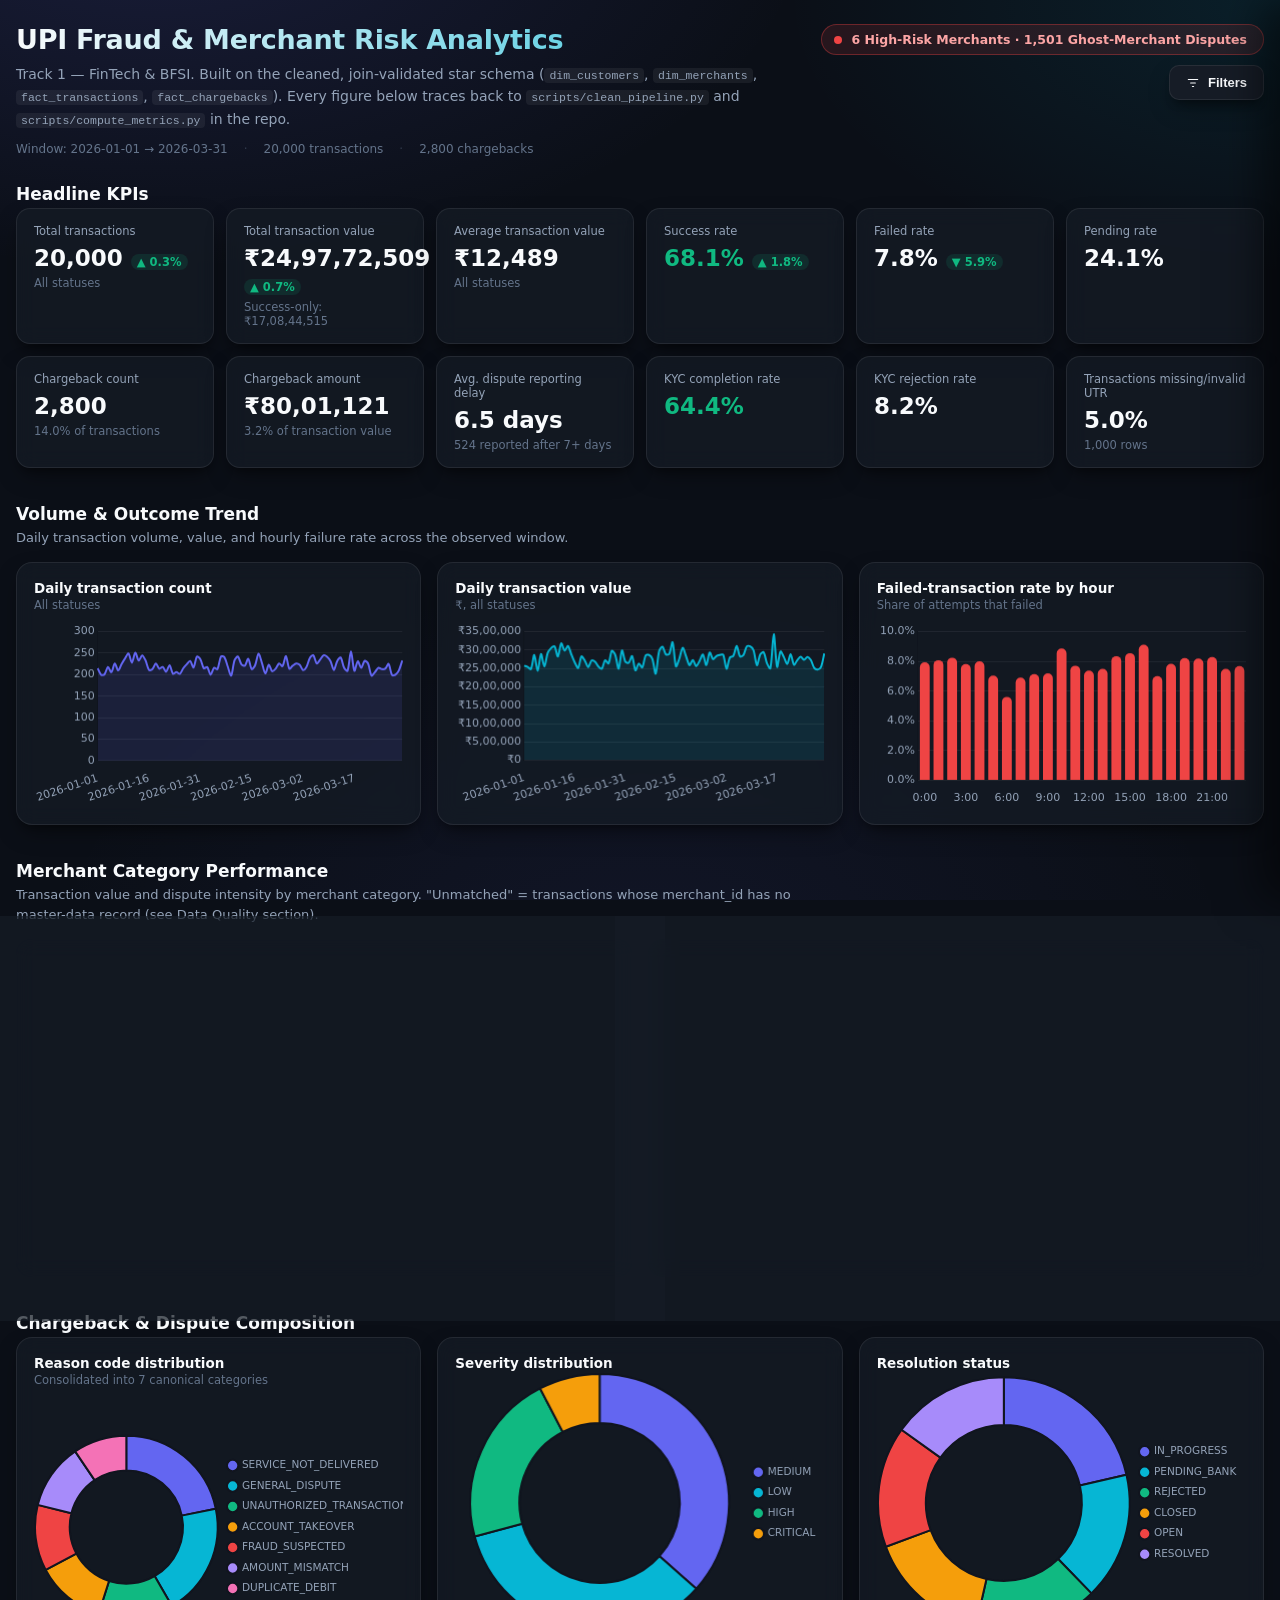
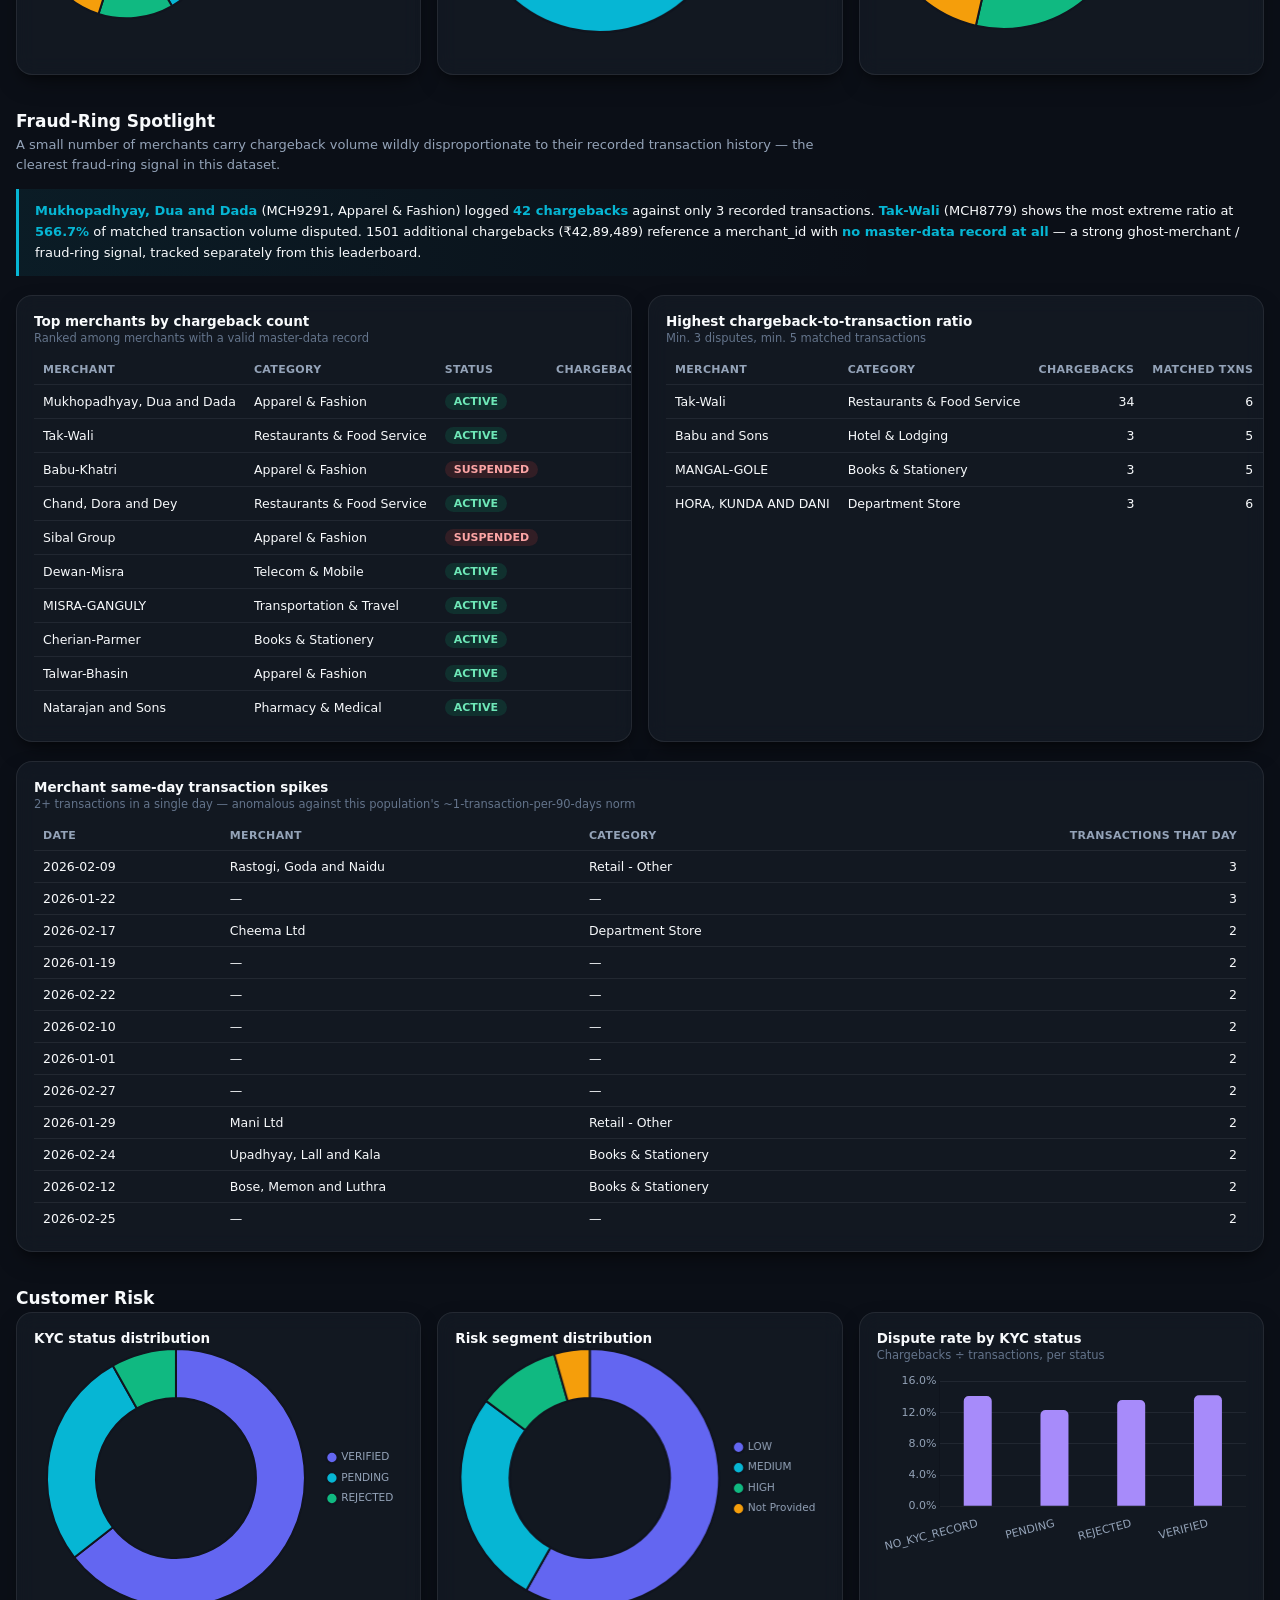
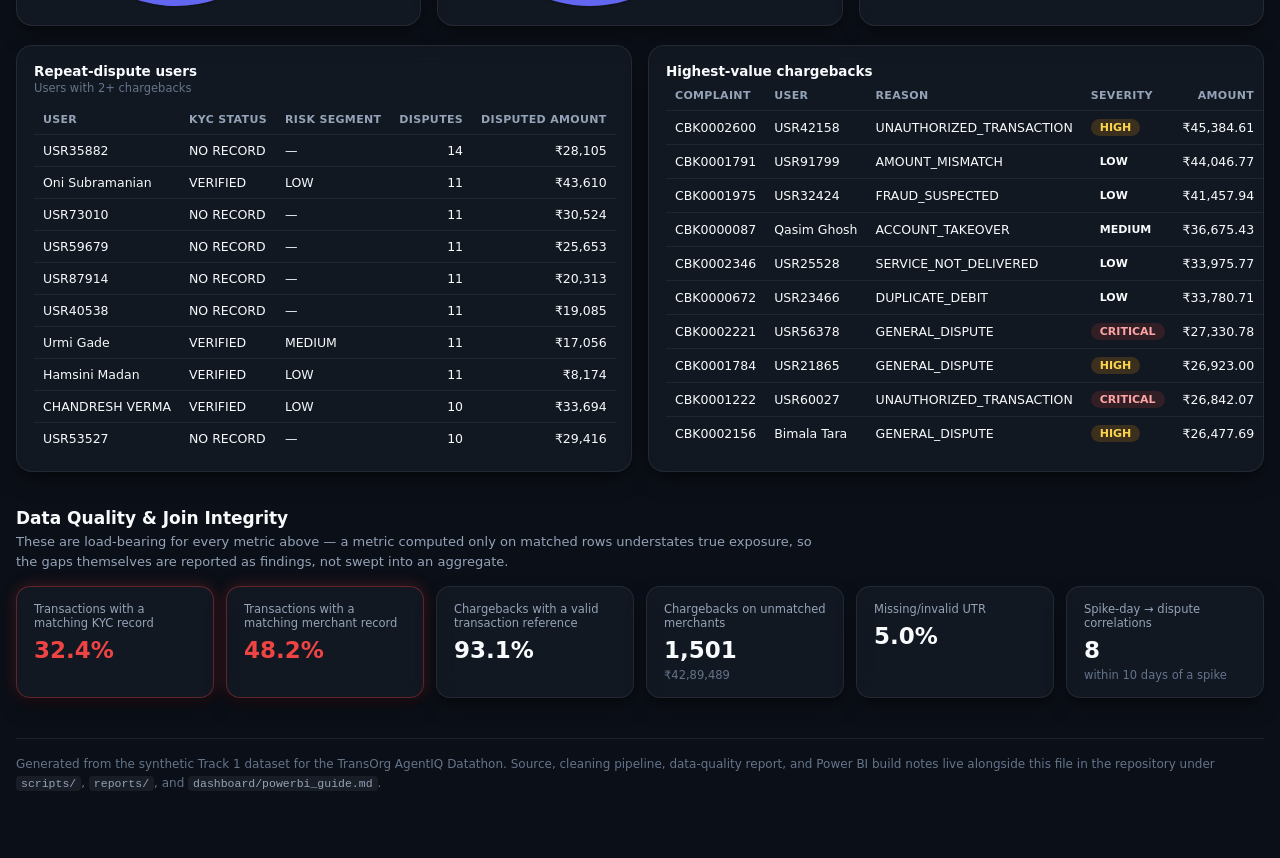
<file: dashboard/index.html>
<!doctype html>
<html lang="en">
<head>
<meta charset="utf-8" />
<meta name="viewport" content="width=device-width, initial-scale=1" />
<title>UPI Fraud &amp; Merchant Risk Analytics</title>
<script src="chart.umd.min.js"></script>
<style>
  :root, .viz-root {
    color-scheme: dark;
    /* Dark FinTech / Cyber-Risk palette */
    --page:           #0B0F17;
    --surface-1:      #161C26;
    --surface-1-t:    rgba(22, 28, 38, 0.72);
    --border:         rgba(255, 255, 255, 0.08);
    --border-strong:  rgba(255, 255, 255, 0.16);
    --text-primary:   #F8FAFC;
    --text-secondary: #94A3B8;
    --text-muted:     #64748B;
    --grid:           rgba(255, 255, 255, 0.07);
    --baseline:       rgba(255, 255, 255, 0.16);

    --accent:         #6366F1; /* electric indigo */
    --accent-2:       #06B6D4; /* cyber cyan */
    --good:           #10B981; /* emerald mint */
    --warning:        #F59E0B; /* amber gold */
    --critical:       #EF4444; /* coral crimson */

    --shadow-card: 0 10px 25px -5px rgba(0, 0, 0, 0.4), 0 8px 10px -6px rgba(0, 0, 0, 0.4);
    --shadow-risk: 0 0 15px rgba(239, 68, 68, 0.25);

    --s1: #6366F1; --s2: #06B6D4; --s3: #10B981; --s4: #F59E0B;
    --s5: #EF4444; --s6: #A78BFA; --s7: #F472B6; --s8: #64748B;
  }

  * { box-sizing: border-box; }
  html { scroll-behavior: smooth; }
  body {
    margin: 0; color: var(--text-primary);
    font-family: system-ui, -apple-system, "Segoe UI", sans-serif;
    padding: 24px 16px 64px;
    background:
      radial-gradient(1100px 600px at 12% -10%, rgba(99, 102, 241, 0.16), transparent 60%),
      radial-gradient(900px 500px at 100% 0%, rgba(6, 182, 212, 0.10), transparent 55%),
      radial-gradient(1000px 700px at 50% 110%, rgba(99, 102, 241, 0.08), transparent 60%),
      var(--page);
    background-attachment: fixed;
  }
  .wrap { max-width: 1280px; margin: 0 auto; }

  header.page-head { margin-bottom: 28px; display: flex; justify-content: space-between; align-items: flex-start; gap: 16px; flex-wrap: wrap; }
  header.page-head .head-text { flex: 1; min-width: 260px; }
  header.page-head h1 {
    font-size: 27px; margin: 0 0 8px; font-weight: 700; letter-spacing: -0.01em;
    background: linear-gradient(90deg, var(--text-primary), var(--accent-2) 120%);
    -webkit-background-clip: text; background-clip: text; color: transparent;
  }
  header.page-head p { margin: 0; color: var(--text-secondary); font-size: 14px; max-width: 780px; line-height: 1.6; }
  .meta-row { margin-top: 12px; font-size: 12px; color: var(--text-muted); display: flex; gap: 16px; flex-wrap: wrap; align-items: center; }
  .meta-row span.divider { opacity: .4; }

  .head-actions { display: flex; flex-direction: column; align-items: flex-end; gap: 10px; }

  /* ---- Live risk badge (pulse) ------------------------------------------- */
  .risk-badge {
    display: inline-flex; align-items: center; gap: 9px; padding: 7px 16px 7px 12px;
    border-radius: 999px; background: rgba(239, 68, 68, 0.12); border: 1px solid rgba(239, 68, 68, 0.35);
    color: #FCA5A5; font-size: 12.5px; font-weight: 600; white-space: nowrap;
  }
  .risk-dot { width: 8px; height: 8px; border-radius: 50%; background: var(--critical); flex-shrink: 0; animation: pulseDot 2.2s infinite; }
  @keyframes pulseDot {
    0%   { box-shadow: 0 0 0 0 rgba(239, 68, 68, 0.55); }
    70%  { box-shadow: 0 0 0 9px rgba(239, 68, 68, 0); }
    100% { box-shadow: 0 0 0 0 rgba(239, 68, 68, 0); }
  }

  /* ---- Buttons ------------------------------------------------------------ */
  .btn-filter {
    display: inline-flex; align-items: center; gap: 8px; background: var(--surface-1);
    border: 1px solid var(--border); color: var(--text-primary); padding: 9px 16px;
    border-radius: 10px; cursor: pointer; font-size: 13px; font-weight: 600;
    transition: all 0.2s ease; box-shadow: var(--shadow-card);
  }
  .btn-filter:hover { border-color: var(--accent); color: #fff; transform: translateY(-2px); }
  .btn-filter svg { width: 14px; height: 14px; }
  .btn-filter .badge-count {
    background: var(--accent); color: #fff; border-radius: 999px; font-size: 10.5px;
    padding: 1px 6px; min-width: 16px; text-align: center;
  }

  .btn-primary {
    background: var(--accent); color: #fff; border: none; padding: 10px 18px; border-radius: 10px;
    font-weight: 600; cursor: pointer; flex: 1; transition: all 0.2s ease; font-size: 13.5px;
  }
  .btn-primary:hover { filter: brightness(1.12); transform: translateY(-2px); box-shadow: 0 6px 18px -4px rgba(99, 102, 241, 0.55); }
  .btn-ghost {
    background: transparent; color: var(--text-secondary); border: 1px solid var(--border);
    padding: 10px 18px; border-radius: 10px; cursor: pointer; transition: all 0.2s ease; font-size: 13.5px;
  }
  .btn-ghost:hover { border-color: var(--text-secondary); color: var(--text-primary); transform: translateY(-2px); }

  /* ---- Filter panel --------------------------------------------------------- */
  .filter-overlay {
    position: fixed; inset: 0; background: rgba(3, 5, 9, 0.6); backdrop-filter: blur(2px);
    opacity: 0; pointer-events: none; transition: opacity 0.25s ease; z-index: 40;
  }
  .filter-overlay.open { opacity: 1; pointer-events: auto; }
  .filter-panel {
    position: fixed; top: 0; right: 0; height: 100%; width: 360px; max-width: 92vw;
    background: #11151F; border-left: 1px solid var(--border-strong);
    box-shadow: -20px 0 40px rgba(0, 0, 0, 0.5); transform: translateX(100%);
    transition: transform 0.32s cubic-bezier(.22,.9,.32,1); z-index: 50; display: flex; flex-direction: column;
  }
  .filter-panel.open { transform: translateX(0); }
  .filter-panel-head { display: flex; justify-content: space-between; align-items: center; padding: 18px 22px; border-bottom: 1px solid var(--border); }
  .filter-panel-head h3 { margin: 0; font-size: 15.5px; }
  .icon-btn { background: transparent; border: none; color: var(--text-secondary); font-size: 16px; cursor: pointer; padding: 4px 8px; border-radius: 8px; transition: all .2s ease; }
  .icon-btn:hover { color: var(--text-primary); background: var(--border); }
  .filter-panel-body { padding: 18px 22px; overflow-y: auto; flex: 1; }
  .filter-group { margin-bottom: 22px; }
  .filter-group label.group-label { display: block; font-size: 11.5px; font-weight: 700; color: var(--text-secondary); text-transform: uppercase; letter-spacing: .06em; margin-bottom: 10px; }
  .filter-hint { font-size: 11.5px; color: var(--text-muted); margin: 8px 0 0; line-height: 1.5; }
  .date-inputs { display: flex; align-items: center; gap: 8px; }
  .date-inputs input {
    background: var(--surface-1); border: 1px solid var(--border); color: var(--text-primary);
    border-radius: 8px; padding: 7px 9px; font-size: 12.5px; flex: 1; color-scheme: dark;
  }
  .date-inputs input:focus, .date-inputs input:focus-visible { outline: none; border-color: var(--accent); }
  .date-inputs span { color: var(--text-muted); font-size: 11px; }
  .checkbox-list { display: flex; flex-wrap: wrap; gap: 7px; }
  .checkbox-list label.chip {
    display: inline-flex; align-items: center; gap: 6px; padding: 5px 11px; border-radius: 999px;
    border: 1px solid var(--border); font-size: 12px; cursor: pointer; background: rgba(255, 255, 255, 0.03);
    transition: all 0.2s ease; color: var(--text-secondary);
  }
  .checkbox-list label.chip:hover { border-color: var(--border-strong); color: var(--text-primary); }
  .checkbox-list label.chip:has(input:checked) { border-color: var(--accent); color: var(--text-primary); background: rgba(99, 102, 241, 0.12); }
  .checkbox-list input { accent-color: var(--accent); }
  .filter-panel-foot { display: flex; gap: 10px; padding: 16px 22px; border-top: 1px solid var(--border); }

  section { margin-bottom: 36px; }
  section > h2 { font-size: 17px; margin: 0 0 4px; font-weight: 650; }
  section > .section-sub { font-size: 13px; color: var(--text-secondary); margin: 0 0 14px; max-width: 820px; line-height: 1.55; }

  /* ---- Fade-up stagger on load ---------------------------------------------- */
  .fade-up { opacity: 0; transform: translateY(14px); animation: fadeUp 0.55s ease-out forwards; }
  @keyframes fadeUp { to { opacity: 1; transform: translateY(0); } }

  .kpi-grid { display: grid; grid-template-columns: repeat(auto-fit, minmax(176px, 1fr)); gap: 12px; }
  .tile {
    background: var(--surface-1-t); backdrop-filter: blur(10px); border: 1px solid var(--border);
    border-radius: 14px; padding: 15px 17px; box-shadow: var(--shadow-card);
    transition: transform 0.2s ease, border-color 0.2s ease, box-shadow 0.2s ease;
  }
  .tile:hover { transform: translateY(-2px); border-color: var(--border-strong); }
  .tile .label { font-size: 11.5px; color: var(--text-secondary); margin-bottom: 7px; }
  .tile .value-row { display: flex; align-items: baseline; gap: 8px; flex-wrap: wrap; }
  .tile .value { font-size: 23px; font-weight: 700; font-variant-numeric: tabular-nums; color: var(--text-primary); }
  .tile .sub { font-size: 11.5px; color: var(--text-muted); margin-top: 5px; }
  .tile.flag { border-color: rgba(239, 68, 68, 0.35); box-shadow: var(--shadow-card), var(--shadow-risk); }
  .tile.flag .value { color: var(--critical); }
  .tile.good .value { color: var(--good); }

  .delta { display: inline-flex; align-items: center; gap: 2px; font-size: 11.5px; font-weight: 700; padding: 1px 6px; border-radius: 999px; }
  .delta.up.is-good { color: var(--good); background: rgba(16, 185, 129, 0.12); }
  .delta.up.is-bad { color: var(--critical); background: rgba(239, 68, 68, 0.12); }
  .delta.down.is-good { color: var(--good); background: rgba(16, 185, 129, 0.12); }
  .delta.down.is-bad { color: var(--critical); background: rgba(239, 68, 68, 0.12); }
  .delta.flat { color: var(--text-muted); background: rgba(255, 255, 255, 0.06); }

  .grid-2 { display: grid; grid-template-columns: 1fr 1fr; gap: 16px; }
  .grid-3 { display: grid; grid-template-columns: repeat(3, 1fr); gap: 16px; }
  @media (max-width: 860px) { .grid-2, .grid-3 { grid-template-columns: 1fr; } }

  .card {
    background: var(--surface-1-t); backdrop-filter: blur(10px); border: 1px solid var(--border);
    border-radius: 16px; padding: 17px; box-shadow: var(--shadow-card);
    transition: transform 0.2s ease, border-color 0.2s ease;
  }
  .card:hover { transform: translateY(-2px); border-color: var(--border-strong); }
  .card h3 { font-size: 13.5px; margin: 0 0 2px; font-weight: 650; }
  .card .card-sub { font-size: 11.5px; color: var(--text-muted); margin: 0 0 10px; }
  .card canvas { max-height: 260px; }

  table { width: 100%; border-collapse: collapse; font-size: 12.5px; }
  th, td { text-align: left; padding: 8px 9px; border-bottom: 1px solid var(--grid); white-space: nowrap; }
  th { color: var(--text-secondary); font-weight: 650; font-size: 11px; text-transform: uppercase; letter-spacing: .03em; }
  td.num, th.num { text-align: right; font-variant-numeric: tabular-nums; }
  tr:last-child td { border-bottom: none; }
  tr { transition: background 0.15s ease; }
  tbody tr:hover { background: rgba(255, 255, 255, 0.03); }
  .table-wrap { overflow-x: auto; }
  .pill { display: inline-block; padding: 2px 9px; border-radius: 999px; font-size: 11px; font-weight: 650; }
  .pill.critical { background: rgba(239, 68, 68, 0.15); color: #FCA5A5; }
  .pill.warning { background: rgba(245, 158, 11, 0.18); color: #FCD34D; }
  .pill.good { background: rgba(16, 185, 129, 0.15); color: #6EE7B7; }

  .callout {
    border-left: 3px solid var(--accent-2); padding: 12px 16px;
    background: linear-gradient(90deg, rgba(6, 182, 212, 0.08), transparent 70%);
    border-radius: 0 12px 12px 0; font-size: 13px; line-height: 1.6; color: var(--text-primary);
  }
  .callout strong { color: var(--accent-2); }

  footer { margin-top: 40px; font-size: 12px; color: var(--text-muted); border-top: 1px solid var(--border); padding-top: 16px; line-height: 1.6; }
  footer a { color: var(--accent-2); }
  code { background: rgba(255, 255, 255, 0.06); padding: 1px 5px; border-radius: 4px; font-size: 11.5px; color: var(--text-secondary); }

  /* ---- Chart.js HTML tooltip (glassmorphic) --------------------------------- */
  .chartjs-tooltip {
    position: absolute; pointer-events: none; z-index: 30; opacity: 0;
    transition: opacity 0.12s ease, transform 0.12s ease; transform: translate(-50%, calc(-100% - 10px));
    background: rgba(17, 21, 31, 0.72); backdrop-filter: blur(10px); border: 1px solid var(--border-strong);
    border-radius: 10px; padding: 8px 12px; box-shadow: var(--shadow-card); font-size: 12px; white-space: nowrap;
  }
  .chartjs-tooltip .tt-title { color: var(--text-secondary); font-size: 10.5px; margin-bottom: 3px; text-transform: uppercase; letter-spacing: .03em; }
  .chartjs-tooltip .tt-row { display: flex; align-items: center; gap: 6px; color: var(--text-primary); font-weight: 650; }
  .chartjs-tooltip .tt-dot { width: 8px; height: 8px; border-radius: 50%; flex-shrink: 0; }
</style>
</head>
<body>
<div class="wrap">

  <header class="page-head">
    <div class="head-text">
      <h1>UPI Fraud &amp; Merchant Risk Analytics</h1>
      <p>Track 1 — FinTech &amp; BFSI. Built on the cleaned, join-validated star schema
        (<code>dim_customers</code>, <code>dim_merchants</code>, <code>fact_transactions</code>,
        <code>fact_chargebacks</code>). Every figure below traces back to
        <code>scripts/clean_pipeline.py</code> and <code>scripts/compute_metrics.py</code> in the repo.</p>
      <div class="meta-row">
        <span id="meta-range"></span>
        <span class="divider">·</span>
        <span id="meta-txn"></span>
        <span class="divider">·</span>
        <span id="meta-cb"></span>
      </div>
    </div>
    <div class="head-actions">
      <div class="risk-badge" id="risk-badge"><span class="risk-dot"></span><span id="risk-badge-text">Loading…</span></div>
      <button id="filters-toggle" class="btn-filter">
        <svg viewBox="0 0 24 24" fill="none" stroke="currentColor" stroke-width="2" stroke-linecap="round"><path d="M4 6h16M8 12h8M11 18h2"/></svg>
        Filters
        <span class="badge-count" id="filter-count" style="display:none;">0</span>
      </button>
    </div>
  </header>

  <div class="filter-overlay" id="filter-overlay"></div>
  <aside class="filter-panel" id="filter-panel">
    <div class="filter-panel-head">
      <h3>Filters</h3>
      <button class="icon-btn" id="filter-close">✕</button>
    </div>
    <div class="filter-panel-body">
      <div class="filter-group">
        <label class="group-label">Date range</label>
        <div class="date-inputs">
          <input type="date" id="filter-date-start" />
          <span>to</span>
          <input type="date" id="filter-date-end" />
        </div>
        <p class="filter-hint">Applies to transaction-volume KPIs and the daily trend charts. Chargeback/KYC metrics reflect the full window (those tables aren't date-keyed in the pre-aggregated data).</p>
      </div>
      <div class="filter-group">
        <label class="group-label">Merchant category</label>
        <div class="checkbox-list" id="filter-categories"></div>
      </div>
      <div class="filter-group">
        <label class="group-label">Chargeback reason</label>
        <div class="checkbox-list" id="filter-reasons"></div>
      </div>
      <div class="filter-group">
        <label class="group-label">Severity</label>
        <div class="checkbox-list" id="filter-severities"></div>
      </div>
      <div class="filter-group">
        <label class="group-label">KYC status</label>
        <div class="checkbox-list" id="filter-kyc"></div>
      </div>
    </div>
    <div class="filter-panel-foot">
      <button class="btn-ghost" id="filter-reset">Reset</button>
      <button class="btn-primary" id="filter-apply">Apply</button>
    </div>
  </aside>

  <section>
    <h2>Headline KPIs</h2>
    <div class="kpi-grid" id="kpi-grid"></div>
  </section>

  <section>
    <h2>Volume &amp; Outcome Trend</h2>
    <p class="section-sub">Daily transaction volume, value, and hourly failure rate across the observed window.</p>
    <div class="grid-3">
      <div class="card"><h3>Daily transaction count</h3><p class="card-sub">All statuses</p><canvas id="chart-daily-count"></canvas></div>
      <div class="card"><h3>Daily transaction value</h3><p class="card-sub">₹, all statuses</p><canvas id="chart-daily-amount"></canvas></div>
      <div class="card"><h3>Failed-transaction rate by hour</h3><p class="card-sub">Share of attempts that failed</p><canvas id="chart-hourly-fail"></canvas></div>
    </div>
  </section>

  <section>
    <h2>Merchant Category Performance</h2>
    <p class="section-sub">Transaction value and dispute intensity by merchant category. "Unmatched" = transactions whose merchant_id has no master-data record (see Data Quality section).</p>
    <div class="grid-2">
      <div class="card"><h3>Transaction amount by category</h3><p class="card-sub">Top categories, ₹</p><canvas id="chart-cat-amount"></canvas></div>
      <div class="card"><h3>Chargeback-to-transaction ratio by category</h3><p class="card-sub">Dispute count ÷ transaction count</p><canvas id="chart-cat-ratio"></canvas></div>
    </div>
  </section>

  <section>
    <h2>Chargeback &amp; Dispute Composition</h2>
    <div class="grid-3">
      <div class="card"><h3>Reason code distribution</h3><p class="card-sub">Consolidated into 7 canonical categories</p><canvas id="chart-reason"></canvas></div>
      <div class="card"><h3>Severity distribution</h3><canvas id="chart-severity"></canvas></div>
      <div class="card"><h3>Resolution status</h3><canvas id="chart-resolution"></canvas></div>
    </div>
  </section>

  <section>
    <h2>Fraud-Ring Spotlight</h2>
    <p class="section-sub">A small number of merchants carry chargeback volume wildly disproportionate to their recorded transaction history — the clearest fraud-ring signal in this dataset.</p>
    <div class="callout" id="fraud-callout"></div>
    <br/>
    <div class="grid-2">
      <div class="card table-wrap">
        <h3>Top merchants by chargeback count</h3>
        <p class="card-sub">Ranked among merchants with a valid master-data record</p>
        <table id="table-top-cb-count"></table>
      </div>
      <div class="card table-wrap">
        <h3>Highest chargeback-to-transaction ratio</h3>
        <p class="card-sub">Min. 3 disputes, min. 5 matched transactions</p>
        <table id="table-top-cb-ratio"></table>
      </div>
    </div>
    <br/>
    <div class="card table-wrap">
      <h3>Merchant same-day transaction spikes</h3>
      <p class="card-sub">2+ transactions in a single day — anomalous against this population's ~1-transaction-per-90-days norm</p>
      <table id="table-spikes"></table>
    </div>
  </section>

  <section>
    <h2>Customer Risk</h2>
    <div class="grid-3">
      <div class="card"><h3>KYC status distribution</h3><canvas id="chart-kyc"></canvas></div>
      <div class="card"><h3>Risk segment distribution</h3><canvas id="chart-risk"></canvas></div>
      <div class="card"><h3>Dispute rate by KYC status</h3><p class="card-sub">Chargebacks ÷ transactions, per status</p><canvas id="chart-kyc-dispute"></canvas></div>
    </div>
    <br/>
    <div class="grid-2">
      <div class="card table-wrap">
        <h3>Repeat-dispute users</h3>
        <p class="card-sub">Users with 2+ chargebacks</p>
        <table id="table-high-risk-users"></table>
      </div>
      <div class="card table-wrap">
        <h3>Highest-value chargebacks</h3>
        <table id="table-high-value-cb"></table>
      </div>
    </div>
  </section>

  <section>
    <h2>Data Quality &amp; Join Integrity</h2>
    <p class="section-sub">These are load-bearing for every metric above — a metric computed only on matched rows understates true exposure, so the gaps themselves are reported as findings, not swept into an aggregate.</p>
    <div class="kpi-grid" id="dq-grid"></div>
  </section>

  <footer>
    Generated from the synthetic Track 1 dataset for the TransOrg AgentIQ Datathon. Source, cleaning
    pipeline, data-quality report, and Power BI build notes live alongside this file in the repository
    under <code>scripts/</code>, <code>reports/</code>, and <code>dashboard/powerbi_guide.md</code>.
  </footer>

</div>

<script id="dashboard-data" type="application/json">{"kpi": {"total_txn": 20000, "total_amount_all": 249772508.82, "total_amount_success": 170844515.41, "avg_txn_value_all": 12488.625441, "avg_txn_value_success": 12535.366894856556, "success_rate": 0.68145, "failed_rate": 0.07765, "pending_rate": 0.2409, "utr_missing_rate": 0.05, "utr_invalid_rate": 0.0, "cb_count": 2800, "cb_amount": 8001120.800000001, "cb_to_txn_ratio": 0.14, "cb_to_txn_amount_ratio": 0.03203363267558823, "avg_delay_days": 6.540350877192982, "delayed_7d_count": 524, "unmatched_merchant_cb_count": 1501, "unmatched_merchant_cb_amount": 4289489.039999999, "kyc_completion_rate": 0.6442946058091287, "kyc_rejection_rate": 0.08150069156293223, "user_fk_valid_rate": 0.3239, "merchant_fk_valid_rate": 0.48155, "txn_fk_valid_rate_cb": 0.9310714285714285, "spike_then_dispute_count": 8}, "daily_trend": [{"date": "2026-01-01", "txn_count": 215, "txn_amount": 2575926.9, "failed_count": 18, "pending_count": 44, "success_count": 153}, {"date": "2026-01-02", "txn_count": 200, "txn_amount": 2544706.52, "failed_count": 20, "pending_count": 49, "success_count": 131}, {"date": "2026-01-03", "txn_count": 201, "txn_amount": 2483057.89, "failed_count": 14, "pending_count": 55, "success_count": 132}, {"date": "2026-01-04", "txn_count": 218, "txn_amount": 2866277.6, "failed_count": 19, "pending_count": 56, "success_count": 143}, {"date": "2026-01-05", "txn_count": 206, "txn_amount": 2433196.66, "failed_count": 14, "pending_count": 58, "success_count": 134}, {"date": "2026-01-06", "txn_count": 226, "txn_amount": 2891322.21, "failed_count": 30, "pending_count": 62, "success_count": 134}, {"date": "2026-01-07", "txn_count": 210, "txn_amount": 2552840.56, "failed_count": 11, "pending_count": 45, "success_count": 154}, {"date": "2026-01-08", "txn_count": 225, "txn_amount": 2922810.98, "failed_count": 20, "pending_count": 51, "success_count": 154}, {"date": "2026-01-09", "txn_count": 238, "txn_amount": 3054746.77, "failed_count": 15, "pending_count": 62, "success_count": 161}, {"date": "2026-01-10", "txn_count": 249, "txn_amount": 3103204.56, "failed_count": 18, "pending_count": 51, "success_count": 180}, {"date": "2026-01-11", "txn_count": 228, "txn_amount": 2824447.75, "failed_count": 17, "pending_count": 50, "success_count": 161}, {"date": "2026-01-12", "txn_count": 251, "txn_amount": 3183626.3, "failed_count": 15, "pending_count": 64, "success_count": 172}, {"date": "2026-01-13", "txn_count": 233, "txn_amount": 2985484.28, "failed_count": 17, "pending_count": 61, "success_count": 155}, {"date": "2026-01-14", "txn_count": 245, "txn_amount": 3109633.4, "failed_count": 17, "pending_count": 68, "success_count": 160}, {"date": "2026-01-15", "txn_count": 233, "txn_amount": 2877372.75, "failed_count": 19, "pending_count": 47, "success_count": 167}, {"date": "2026-01-16", "txn_count": 211, "txn_amount": 2663063.0, "failed_count": 17, "pending_count": 42, "success_count": 152}, {"date": "2026-01-17", "txn_count": 213, "txn_amount": 2512853.52, "failed_count": 18, "pending_count": 45, "success_count": 150}, {"date": "2026-01-18", "txn_count": 226, "txn_amount": 2827685.78, "failed_count": 17, "pending_count": 53, "success_count": 156}, {"date": "2026-01-19", "txn_count": 214, "txn_amount": 2711299.49, "failed_count": 18, "pending_count": 56, "success_count": 140}, {"date": "2026-01-20", "txn_count": 218, "txn_amount": 2534569.21, "failed_count": 14, "pending_count": 43, "success_count": 161}, {"date": "2026-01-21", "txn_count": 207, "txn_amount": 2715006.07, "failed_count": 12, "pending_count": 47, "success_count": 148}, {"date": "2026-01-22", "txn_count": 222, "txn_amount": 2682512.1, "failed_count": 17, "pending_count": 51, "success_count": 154}, {"date": "2026-01-23", "txn_count": 202, "txn_amount": 2551255.4899999998, "failed_count": 19, "pending_count": 48, "success_count": 135}, {"date": "2026-01-24", "txn_count": 206, "txn_amount": 2490483.6, "failed_count": 12, "pending_count": 48, "success_count": 146}, {"date": "2026-01-25", "txn_count": 202, "txn_amount": 2723841.48, "failed_count": 11, "pending_count": 52, "success_count": 139}, {"date": "2026-01-26", "txn_count": 215, "txn_amount": 2635656.33, "failed_count": 25, "pending_count": 50, "success_count": 140}, {"date": "2026-01-27", "txn_count": 224, "txn_amount": 2978100.29, "failed_count": 20, "pending_count": 61, "success_count": 143}, {"date": "2026-01-28", "txn_count": 232, "txn_amount": 2869925.04, "failed_count": 17, "pending_count": 55, "success_count": 160}, {"date": "2026-01-29", "txn_count": 217, "txn_amount": 2493578.23, "failed_count": 16, "pending_count": 59, "success_count": 142}, {"date": "2026-01-30", "txn_count": 242, "txn_amount": 2988846.28, "failed_count": 18, "pending_count": 50, "success_count": 174}, {"date": "2026-01-31", "txn_count": 236, "txn_amount": 2683907.54, "failed_count": 23, "pending_count": 51, "success_count": 162}, {"date": "2026-02-01", "txn_count": 215, "txn_amount": 2656525.02, "failed_count": 13, "pending_count": 59, "success_count": 143}, {"date": "2026-02-02", "txn_count": 218, "txn_amount": 2834826.69, "failed_count": 15, "pending_count": 61, "success_count": 142}, {"date": "2026-02-03", "txn_count": 200, "txn_amount": 2449156.4, "failed_count": 19, "pending_count": 52, "success_count": 129}, {"date": "2026-02-04", "txn_count": 216, "txn_amount": 2633029.93, "failed_count": 12, "pending_count": 65, "success_count": 139}, {"date": "2026-02-05", "txn_count": 213, "txn_amount": 2526272.72, "failed_count": 15, "pending_count": 48, "success_count": 150}, {"date": "2026-02-06", "txn_count": 242, "txn_amount": 2849778.92, "failed_count": 25, "pending_count": 61, "success_count": 156}, {"date": "2026-02-07", "txn_count": 241, "txn_amount": 2867183.77, "failed_count": 18, "pending_count": 67, "success_count": 156}, {"date": "2026-02-08", "txn_count": 219, "txn_amount": 2762862.74, "failed_count": 18, "pending_count": 63, "success_count": 138}, {"date": "2026-02-09", "txn_count": 198, "txn_amount": 2356472.67, "failed_count": 18, "pending_count": 58, "success_count": 122}, {"date": "2026-02-10", "txn_count": 234, "txn_amount": 2960583.57, "failed_count": 19, "pending_count": 49, "success_count": 166}, {"date": "2026-02-11", "txn_count": 242, "txn_amount": 3095032.48, "failed_count": 23, "pending_count": 58, "success_count": 161}, {"date": "2026-02-12", "txn_count": 224, "txn_amount": 2880771.12, "failed_count": 23, "pending_count": 58, "success_count": 143}, {"date": "2026-02-13", "txn_count": 221, "txn_amount": 2893265.95, "failed_count": 19, "pending_count": 50, "success_count": 152}, {"date": "2026-02-14", "txn_count": 237, "txn_amount": 3212576.61, "failed_count": 24, "pending_count": 60, "success_count": 153}, {"date": "2026-02-15", "txn_count": 213, "txn_amount": 2559116.8, "failed_count": 19, "pending_count": 48, "success_count": 146}, {"date": "2026-02-16", "txn_count": 222, "txn_amount": 2764266.89, "failed_count": 11, "pending_count": 52, "success_count": 159}, {"date": "2026-02-17", "txn_count": 249, "txn_amount": 3061539.75, "failed_count": 22, "pending_count": 64, "success_count": 163}, {"date": "2026-02-18", "txn_count": 227, "txn_amount": 2829722.45, "failed_count": 20, "pending_count": 47, "success_count": 160}, {"date": "2026-02-19", "txn_count": 203, "txn_amount": 2588636.44, "failed_count": 19, "pending_count": 43, "success_count": 141}, {"date": "2026-02-20", "txn_count": 223, "txn_amount": 2729407.0, "failed_count": 15, "pending_count": 40, "success_count": 168}, {"date": "2026-02-21", "txn_count": 208, "txn_amount": 2560216.25, "failed_count": 11, "pending_count": 62, "success_count": 135}, {"date": "2026-02-22", "txn_count": 214, "txn_amount": 2705578.14, "failed_count": 12, "pending_count": 44, "success_count": 158}, {"date": "2026-02-23", "txn_count": 226, "txn_amount": 2876116.73, "failed_count": 19, "pending_count": 57, "success_count": 150}, {"date": "2026-02-24", "txn_count": 220, "txn_amount": 2591033.91, "failed_count": 16, "pending_count": 51, "success_count": 153}, {"date": "2026-02-25", "txn_count": 243, "txn_amount": 2933767.94, "failed_count": 20, "pending_count": 59, "success_count": 164}, {"date": "2026-02-26", "txn_count": 214, "txn_amount": 2753453.34, "failed_count": 19, "pending_count": 45, "success_count": 150}, {"date": "2026-02-27", "txn_count": 221, "txn_amount": 2838271.11, "failed_count": 11, "pending_count": 57, "success_count": 153}, {"date": "2026-02-28", "txn_count": 226, "txn_amount": 2865798.97, "failed_count": 14, "pending_count": 52, "success_count": 160}, {"date": "2026-03-01", "txn_count": 223, "txn_amount": 2874021.11, "failed_count": 8, "pending_count": 55, "success_count": 160}, {"date": "2026-03-02", "txn_count": 211, "txn_amount": 2491180.29, "failed_count": 25, "pending_count": 43, "success_count": 143}, {"date": "2026-03-03", "txn_count": 218, "txn_amount": 2798853.24, "failed_count": 19, "pending_count": 56, "success_count": 143}, {"date": "2026-03-04", "txn_count": 239, "txn_amount": 2840860.38, "failed_count": 16, "pending_count": 64, "success_count": 159}, {"date": "2026-03-05", "txn_count": 245, "txn_amount": 3113358.11, "failed_count": 16, "pending_count": 64, "success_count": 165}, {"date": "2026-03-06", "txn_count": 226, "txn_amount": 2825908.2199999997, "failed_count": 18, "pending_count": 56, "success_count": 152}, {"date": "2026-03-07", "txn_count": 235, "txn_amount": 2862092.99, "failed_count": 15, "pending_count": 64, "success_count": 156}, {"date": "2026-03-08", "txn_count": 245, "txn_amount": 3099825.88, "failed_count": 16, "pending_count": 66, "success_count": 163}, {"date": "2026-03-09", "txn_count": 242, "txn_amount": 3101692.14, "failed_count": 16, "pending_count": 45, "success_count": 181}, {"date": "2026-03-10", "txn_count": 232, "txn_amount": 2997781.27, "failed_count": 19, "pending_count": 54, "success_count": 159}, {"date": "2026-03-11", "txn_count": 211, "txn_amount": 2589810.87, "failed_count": 18, "pending_count": 56, "success_count": 137}, {"date": "2026-03-12", "txn_count": 232, "txn_amount": 2879785.58, "failed_count": 9, "pending_count": 57, "success_count": 166}, {"date": "2026-03-13", "txn_count": 240, "txn_amount": 2941135.01, "failed_count": 23, "pending_count": 58, "success_count": 159}, {"date": "2026-03-14", "txn_count": 216, "txn_amount": 2637436.0, "failed_count": 20, "pending_count": 52, "success_count": 144}, {"date": "2026-03-15", "txn_count": 209, "txn_amount": 2503531.83, "failed_count": 8, "pending_count": 55, "success_count": 146}, {"date": "2026-03-16", "txn_count": 254, "txn_amount": 3431125.78, "failed_count": 21, "pending_count": 68, "success_count": 165}, {"date": "2026-03-17", "txn_count": 209, "txn_amount": 2541495.96, "failed_count": 18, "pending_count": 39, "success_count": 152}, {"date": "2026-03-18", "txn_count": 231, "txn_amount": 2962283.14, "failed_count": 22, "pending_count": 48, "success_count": 161}, {"date": "2026-03-19", "txn_count": 216, "txn_amount": 2808786.17, "failed_count": 14, "pending_count": 58, "success_count": 144}, {"date": "2026-03-20", "txn_count": 232, "txn_amount": 2622604.1, "failed_count": 20, "pending_count": 55, "success_count": 157}, {"date": "2026-03-21", "txn_count": 226, "txn_amount": 2887767.41, "failed_count": 22, "pending_count": 46, "success_count": 158}, {"date": "2026-03-22", "txn_count": 198, "txn_amount": 2598449.7, "failed_count": 16, "pending_count": 52, "success_count": 130}, {"date": "2026-03-23", "txn_count": 206, "txn_amount": 2728964.83, "failed_count": 10, "pending_count": 55, "success_count": 141}, {"date": "2026-03-24", "txn_count": 216, "txn_amount": 2818448.46, "failed_count": 16, "pending_count": 50, "success_count": 150}, {"date": "2026-03-25", "txn_count": 213, "txn_amount": 2735920.65, "failed_count": 16, "pending_count": 47, "success_count": 150}, {"date": "2026-03-26", "txn_count": 214, "txn_amount": 2814969.81, "failed_count": 16, "pending_count": 59, "success_count": 139}, {"date": "2026-03-27", "txn_count": 225, "txn_amount": 2728171.5, "failed_count": 19, "pending_count": 51, "success_count": 155}, {"date": "2026-03-28", "txn_count": 199, "txn_amount": 2513938.17, "failed_count": 15, "pending_count": 48, "success_count": 136}, {"date": "2026-03-29", "txn_count": 200, "txn_amount": 2472291.52, "failed_count": 17, "pending_count": 42, "success_count": 141}, {"date": "2026-03-30", "txn_count": 210, "txn_amount": 2535497.77, "failed_count": 20, "pending_count": 40, "success_count": 150}, {"date": "2026-03-31", "txn_count": 233, "txn_amount": 2908018.04, "failed_count": 18, "pending_count": 51, "success_count": 164}], "hourly_failed_rate": [{"hour": 0, "txn_count": 1802, "failed_count": 143, "failed_rate": 0.0793562708}, {"hour": 1, "txn_count": 841, "failed_count": 68, "failed_rate": 0.0808561237}, {"hour": 2, "txn_count": 824, "failed_count": 68, "failed_rate": 0.0825242718}, {"hour": 3, "txn_count": 831, "failed_count": 65, "failed_rate": 0.0782190132}, {"hour": 4, "txn_count": 749, "failed_count": 60, "failed_rate": 0.0801068091}, {"hour": 5, "txn_count": 766, "failed_count": 54, "failed_rate": 0.0704960836}, {"hour": 6, "txn_count": 837, "failed_count": 47, "failed_rate": 0.0561529271}, {"hour": 7, "txn_count": 781, "failed_count": 54, "failed_rate": 0.0691421255}, {"hour": 8, "txn_count": 812, "failed_count": 58, "failed_rate": 0.0714285714}, {"hour": 9, "txn_count": 778, "failed_count": 56, "failed_rate": 0.0719794344}, {"hour": 10, "txn_count": 778, "failed_count": 69, "failed_rate": 0.088688946}, {"hour": 11, "txn_count": 765, "failed_count": 59, "failed_rate": 0.077124183}, {"hour": 12, "txn_count": 786, "failed_count": 58, "failed_rate": 0.0737913486}, {"hour": 13, "txn_count": 786, "failed_count": 59, "failed_rate": 0.0750636132}, {"hour": 14, "txn_count": 814, "failed_count": 68, "failed_rate": 0.0835380835}, {"hour": 15, "txn_count": 783, "failed_count": 67, "failed_rate": 0.0855683269}, {"hour": 16, "txn_count": 767, "failed_count": 70, "failed_rate": 0.0912646675}, {"hour": 17, "txn_count": 799, "failed_count": 56, "failed_rate": 0.0700876095}, {"hour": 18, "txn_count": 804, "failed_count": 63, "failed_rate": 0.078358209}, {"hour": 19, "txn_count": 778, "failed_count": 64, "failed_rate": 0.0822622108}, {"hour": 20, "txn_count": 769, "failed_count": 63, "failed_rate": 0.0819245774}, {"hour": 21, "txn_count": 784, "failed_count": 65, "failed_rate": 0.0829081633}, {"hour": 22, "txn_count": 773, "failed_count": 58, "failed_rate": 0.0750323415}, {"hour": 23, "txn_count": 793, "failed_count": 61, "failed_rate": 0.0769230769}], "category_performance": [{"merchant_category": "Unmatched / No Merchant Record", "txn_count": 10369, "txn_amount": 129530785.6, "failed_count": 816, "failed_rate": 0.0786961134}, {"merchant_category": "Retail - Other", "txn_count": 1426, "txn_amount": 17886516.73, "failed_count": 109, "failed_rate": 0.0764375877}, {"merchant_category": "Apparel & Fashion", "txn_count": 1053, "txn_amount": 13096775.74, "failed_count": 82, "failed_rate": 0.0778727445}, {"merchant_category": "Telecom & Mobile", "txn_count": 969, "txn_amount": 12134769.95, "failed_count": 82, "failed_rate": 0.084623323}, {"merchant_category": "Hotel & Lodging", "txn_count": 952, "txn_amount": 11846406.73, "failed_count": 68, "failed_rate": 0.0714285714}, {"merchant_category": "Books & Stationery", "txn_count": 931, "txn_amount": 11578633.13, "failed_count": 68, "failed_rate": 0.0730397422}, {"merchant_category": "Grocery", "txn_count": 912, "txn_amount": 11519139.97, "failed_count": 69, "failed_rate": 0.0756578947}, {"merchant_category": "Restaurants & Food Service", "txn_count": 913, "txn_amount": 11196564.39, "failed_count": 62, "failed_rate": 0.0679079956}, {"merchant_category": "Pharmacy & Medical", "txn_count": 842, "txn_amount": 10496884.48, "failed_count": 66, "failed_rate": 0.0783847981}, {"merchant_category": "Transportation & Travel", "txn_count": 821, "txn_amount": 10324107.36, "failed_count": 67, "failed_rate": 0.0816077954}, {"merchant_category": "Department Store", "txn_count": 812, "txn_amount": 10161924.74, "failed_count": 64, "failed_rate": 0.078817734}], "category_dispute_ratio": [{"merchant_category": "Apparel & Fashion", "txn_count": 1053, "txn_amount": 13096775.74, "cb_count": 229, "cb_amount": 637085.08, "cb_to_txn_ratio": 0.2174738841}, {"merchant_category": "Restaurants & Food Service", "txn_count": 913, "txn_amount": 11196564.39, "cb_count": 172, "cb_amount": 471453.83, "cb_to_txn_ratio": 0.1883899233}, {"merchant_category": "Unmatched / No Merchant Record", "txn_count": 10369, "txn_amount": 129530785.6, "cb_count": 1501, "cb_amount": 4289489.04, "cb_to_txn_ratio": 0.1447584145}, {"merchant_category": "Books & Stationery", "txn_count": 931, "txn_amount": 11578633.13, "cb_count": 129, "cb_amount": 320147.62, "cb_to_txn_ratio": 0.1385606874}, {"merchant_category": "Pharmacy & Medical", "txn_count": 842, "txn_amount": 10496884.48, "cb_count": 111, "cb_amount": 370453.99, "cb_to_txn_ratio": 0.1318289786}, {"merchant_category": "Transportation & Travel", "txn_count": 821, "txn_amount": 10324107.36, "cb_count": 99, "cb_amount": 255608.74, "cb_to_txn_ratio": 0.1205846529}, {"merchant_category": "Retail - Other", "txn_count": 1426, "txn_amount": 17886516.73, "cb_count": 168, "cb_amount": 466307.92, "cb_to_txn_ratio": 0.1178120617}, {"merchant_category": "Hotel & Lodging", "txn_count": 952, "txn_amount": 11846406.73, "cb_count": 107, "cb_amount": 284599.55, "cb_to_txn_ratio": 0.112394958}, {"merchant_category": "Telecom & Mobile", "txn_count": 969, "txn_amount": 12134769.95, "cb_count": 108, "cb_amount": 343974.17, "cb_to_txn_ratio": 0.1114551084}, {"merchant_category": "Department Store", "txn_count": 812, "txn_amount": 10161924.74, "cb_count": 90, "cb_amount": 251744.06, "cb_to_txn_ratio": 0.1108374384}, {"merchant_category": "Grocery", "txn_count": 912, "txn_amount": 11519139.97, "cb_count": 86, "cb_amount": 310256.8, "cb_to_txn_ratio": 0.0942982456}], "reason_distribution": [{"reason_code": "SERVICE_NOT_DELIVERED", "count": 610}, {"reason_code": "GENERAL_DISPUTE", "count": 557}, {"reason_code": "UNAUTHORIZED_TRANSACTION", "count": 371}, {"reason_code": "ACCOUNT_TAKEOVER", "count": 344}, {"reason_code": "FRAUD_SUSPECTED", "count": 327}, {"reason_code": "AMOUNT_MISMATCH", "count": 326}, {"reason_code": "DUPLICATE_DEBIT", "count": 265}], "severity_distribution": [{"severity": "MEDIUM", "count": 1024}, {"severity": "LOW", "count": 959}, {"severity": "HIGH", "count": 604}, {"severity": "CRITICAL", "count": 213}], "resolution_distribution": [{"resolution_status": "IN_PROGRESS", "count": 599}, {"resolution_status": "PENDING_BANK", "count": 458}, {"resolution_status": "REJECTED", "count": 443}, {"resolution_status": "CLOSED", "count": 442}, {"resolution_status": "OPEN", "count": 435}, {"resolution_status": "RESOLVED", "count": 423}], "channel_distribution": [{"channel": "IVR", "count": 709}, {"channel": "CHATBOT", "count": 698}, {"channel": "EMAIL", "count": 375}, {"channel": "BRANCH", "count": 366}, {"channel": "APP", "count": 344}, {"channel": "CALL_CENTER", "count": 308}], "top_merchants_by_cb_count": [{"merchant_id": "MCH9291", "merchant_name": "Mukhopadhyay, Dua and Dada", "merchant_category": "Apparel & Fashion", "merchant_status": "ACTIVE", "cb_count": 42.0, "cb_amount": 167555.99, "txn_count": 3.0, "txn_amount": 20252.79, "cb_to_txn_ratio": 14.0}, {"merchant_id": "MCH8779", "merchant_name": "Tak-Wali", "merchant_category": "Restaurants & Food Service", "merchant_status": "ACTIVE", "cb_count": 34.0, "cb_amount": 84515.06, "txn_count": 6.0, "txn_amount": 78407.96, "cb_to_txn_ratio": 5.6666666667}, {"merchant_id": "MCH1320", "merchant_name": "Babu-Khatri", "merchant_category": "Apparel & Fashion", "merchant_status": "SUSPENDED", "cb_count": 30.0, "cb_amount": 54121.32, "txn_count": 1.0, "txn_amount": 16705.45, "cb_to_txn_ratio": 30.0}, {"merchant_id": "MCH5954", "merchant_name": "Chand, Dora and Dey", "merchant_category": "Restaurants & Food Service", "merchant_status": "ACTIVE", "cb_count": 28.0, "cb_amount": 148004.79, "txn_count": 2.0, "txn_amount": 28731.99, "cb_to_txn_ratio": 14.0}, {"merchant_id": "MCH8953", "merchant_name": "Sibal Group", "merchant_category": "Apparel & Fashion", "merchant_status": "SUSPENDED", "cb_count": 27.0, "cb_amount": 85106.75, "txn_count": 3.0, "txn_amount": 40908.74, "cb_to_txn_ratio": 9.0}, {"merchant_id": "MCH2383", "merchant_name": "Dewan-Misra", "merchant_category": "Telecom & Mobile", "merchant_status": "ACTIVE", "cb_count": 27.0, "cb_amount": 106943.76, "txn_count": 3.0, "txn_amount": 32449.54, "cb_to_txn_ratio": 9.0}, {"merchant_id": "MCH5980", "merchant_name": "MISRA-GANGULY", "merchant_category": "Transportation & Travel", "merchant_status": "ACTIVE", "cb_count": 27.0, "cb_amount": 49480.73, "txn_count": 2.0, "txn_amount": 25578.03, "cb_to_txn_ratio": 13.5}, {"merchant_id": "MCH2757", "merchant_name": "Cherian-Parmer", "merchant_category": "Books & Stationery", "merchant_status": "ACTIVE", "cb_count": 25.0, "cb_amount": 69822.18, "txn_count": 1.0, "txn_amount": 17669.0, "cb_to_txn_ratio": 25.0}, {"merchant_id": "MCH8391", "merchant_name": "Talwar-Bhasin", "merchant_category": "Apparel & Fashion", "merchant_status": "ACTIVE", "cb_count": 24.0, "cb_amount": 53991.09, "txn_count": 2.0, "txn_amount": 40807.04, "cb_to_txn_ratio": 12.0}, {"merchant_id": "MCH2266", "merchant_name": "Natarajan and Sons", "merchant_category": "Pharmacy & Medical", "merchant_status": "ACTIVE", "cb_count": 24.0, "cb_amount": 78233.12, "txn_count": 1.0, "txn_amount": 6862.64, "cb_to_txn_ratio": 24.0}, {"merchant_id": "MCH7833", "merchant_name": "Chopra, Baral and Hayre", "merchant_category": "Books & Stationery", "merchant_status": "SUSPENDED", "cb_count": 22.0, "cb_amount": 45747.25, "txn_count": 4.0, "txn_amount": 29625.62, "cb_to_txn_ratio": 5.5}, {"merchant_id": "MCH8154", "merchant_name": "Yohannan PLC", "merchant_category": "Retail - Other", "merchant_status": "SUSPENDED", "cb_count": 22.0, "cb_amount": 51628.14, "txn_count": 4.0, "txn_amount": 38971.79, "cb_to_txn_ratio": 5.5}, {"merchant_id": "MCH7982", "merchant_name": "De0 Ltd", "merchant_category": "Department Store", "merchant_status": "ACTIVE", "cb_count": 4.0, "cb_amount": 8333.76, "txn_count": 3.0, "txn_amount": 29815.54, "cb_to_txn_ratio": 1.3333333333}, {"merchant_id": "MCH8735", "merchant_name": "Ha1der-Mane", "merchant_category": "Grocery", "merchant_status": "ACTIVE", "cb_count": 3.0, "cb_amount": 9487.54, "txn_count": 1.0, "txn_amount": 18187.66, "cb_to_txn_ratio": 3.0}, {"merchant_id": "MCH8999", "merchant_name": "Babu and Sons", "merchant_category": "Hotel & Lodging", "merchant_status": "ACTIVE", "cb_count": 3.0, "cb_amount": 9109.83, "txn_count": 5.0, "txn_amount": 52517.79, "cb_to_txn_ratio": 0.6}], "top_merchants_by_cb_amount": [{"merchant_id": "MCH9291", "merchant_name": "Mukhopadhyay, Dua and Dada", "merchant_category": "Apparel & Fashion", "merchant_status": "ACTIVE", "cb_count": 42.0, "cb_amount": 167555.99, "txn_count": 3.0, "txn_amount": 20252.79, "cb_to_txn_ratio": 14.0}, {"merchant_id": "MCH5954", "merchant_name": "Chand, Dora and Dey", "merchant_category": "Restaurants & Food Service", "merchant_status": "ACTIVE", "cb_count": 28.0, "cb_amount": 148004.79, "txn_count": 2.0, "txn_amount": 28731.99, "cb_to_txn_ratio": 14.0}, {"merchant_id": "MCH2383", "merchant_name": "Dewan-Misra", "merchant_category": "Telecom & Mobile", "merchant_status": "ACTIVE", "cb_count": 27.0, "cb_amount": 106943.76, "txn_count": 3.0, "txn_amount": 32449.54, "cb_to_txn_ratio": 9.0}, {"merchant_id": "MCH8953", "merchant_name": "Sibal Group", "merchant_category": "Apparel & Fashion", "merchant_status": "SUSPENDED", "cb_count": 27.0, "cb_amount": 85106.75, "txn_count": 3.0, "txn_amount": 40908.74, "cb_to_txn_ratio": 9.0}, {"merchant_id": "MCH8779", "merchant_name": "Tak-Wali", "merchant_category": "Restaurants & Food Service", "merchant_status": "ACTIVE", "cb_count": 34.0, "cb_amount": 84515.06, "txn_count": 6.0, "txn_amount": 78407.96, "cb_to_txn_ratio": 5.6666666667}, {"merchant_id": "MCH2266", "merchant_name": "Natarajan and Sons", "merchant_category": "Pharmacy & Medical", "merchant_status": "ACTIVE", "cb_count": 24.0, "cb_amount": 78233.12, "txn_count": 1.0, "txn_amount": 6862.64, "cb_to_txn_ratio": 24.0}, {"merchant_id": "MCH2757", "merchant_name": "Cherian-Parmer", "merchant_category": "Books & Stationery", "merchant_status": "ACTIVE", "cb_count": 25.0, "cb_amount": 69822.18, "txn_count": 1.0, "txn_amount": 17669.0, "cb_to_txn_ratio": 25.0}, {"merchant_id": "MCH1320", "merchant_name": "Babu-Khatri", "merchant_category": "Apparel & Fashion", "merchant_status": "SUSPENDED", "cb_count": 30.0, "cb_amount": 54121.32, "txn_count": 1.0, "txn_amount": 16705.45, "cb_to_txn_ratio": 30.0}, {"merchant_id": "MCH8391", "merchant_name": "Talwar-Bhasin", "merchant_category": "Apparel & Fashion", "merchant_status": "ACTIVE", "cb_count": 24.0, "cb_amount": 53991.09, "txn_count": 2.0, "txn_amount": 40807.04, "cb_to_txn_ratio": 12.0}, {"merchant_id": "MCH8154", "merchant_name": "Yohannan PLC", "merchant_category": "Retail - Other", "merchant_status": "SUSPENDED", "cb_count": 22.0, "cb_amount": 51628.14, "txn_count": 4.0, "txn_amount": 38971.79, "cb_to_txn_ratio": 5.5}, {"merchant_id": "MCH5980", "merchant_name": "MISRA-GANGULY", "merchant_category": "Transportation & Travel", "merchant_status": "ACTIVE", "cb_count": 27.0, "cb_amount": 49480.73, "txn_count": 2.0, "txn_amount": 25578.03, "cb_to_txn_ratio": 13.5}, {"merchant_id": "MCH7833", "merchant_name": "Chopra, Baral and Hayre", "merchant_category": "Books & Stationery", "merchant_status": "SUSPENDED", "cb_count": 22.0, "cb_amount": 45747.25, "txn_count": 4.0, "txn_amount": 29625.62, "cb_to_txn_ratio": 5.5}, {"merchant_id": "MCH8602", "merchant_name": "Raghavan-Ah1uwa1ia", "merchant_category": "Grocery", "merchant_status": "ACTIVE", "cb_count": 1.0, "cb_amount": 45384.61, "txn_count": 1.0, "txn_amount": 14828.69, "cb_to_txn_ratio": 1.0}, {"merchant_id": "MCH6328", "merchant_name": "Ray, Pandit and Bala", "merchant_category": "Telecom & Mobile", "merchant_status": "ACTIVE", "cb_count": 1.0, "cb_amount": 33975.77, "txn_count": 4.0, "txn_amount": 22486.02, "cb_to_txn_ratio": 0.25}, {"merchant_id": "MCH2402", "merchant_name": "Dhillon Group", "merchant_category": "Pharmacy & Medical", "merchant_status": "ACTIVE", "cb_count": 1.0, "cb_amount": 26842.07, "txn_count": 4.0, "txn_amount": 42858.61, "cb_to_txn_ratio": 0.25}], "top_merchants_by_cb_ratio": [{"merchant_id": "MCH8779", "merchant_name": "Tak-Wali", "merchant_category": "Restaurants & Food Service", "merchant_status": "ACTIVE", "cb_count": 34.0, "cb_amount": 84515.06, "txn_count": 6.0, "txn_amount": 78407.96, "cb_to_txn_ratio": 5.6666666667}, {"merchant_id": "MCH8999", "merchant_name": "Babu and Sons", "merchant_category": "Hotel & Lodging", "merchant_status": "ACTIVE", "cb_count": 3.0, "cb_amount": 9109.83, "txn_count": 5.0, "txn_amount": 52517.79, "cb_to_txn_ratio": 0.6}, {"merchant_id": "MCH8679", "merchant_name": "MANGAL-GOLE", "merchant_category": "Books & Stationery", "merchant_status": "ACTIVE", "cb_count": 3.0, "cb_amount": 2680.53, "txn_count": 5.0, "txn_amount": 73770.66, "cb_to_txn_ratio": 0.6}, {"merchant_id": "MCH1450", "merchant_name": "HORA, KUNDA AND DANI", "merchant_category": "Department Store", "merchant_status": "INACTIVE", "cb_count": 3.0, "cb_amount": 13945.92, "txn_count": 6.0, "txn_amount": 93347.29, "cb_to_txn_ratio": 0.5}], "high_risk_merchants": [{"merchant_id": "MCH9291", "merchant_name": "Mukhopadhyay, Dua and Dada", "merchant_category": "Apparel & Fashion", "merchant_status": "ACTIVE", "cb_count": 42.0, "cb_amount": 167555.99, "txn_count": 3.0, "txn_amount": 20252.79, "cb_to_txn_ratio": 14.0}, {"merchant_id": "MCH8953", "merchant_name": "Sibal Group", "merchant_category": "Apparel & Fashion", "merchant_status": "SUSPENDED", "cb_count": 27.0, "cb_amount": 85106.75, "txn_count": 3.0, "txn_amount": 40908.74, "cb_to_txn_ratio": 9.0}, {"merchant_id": "MCH2383", "merchant_name": "Dewan-Misra", "merchant_category": "Telecom & Mobile", "merchant_status": "ACTIVE", "cb_count": 27.0, "cb_amount": 106943.76, "txn_count": 3.0, "txn_amount": 32449.54, "cb_to_txn_ratio": 9.0}, {"merchant_id": "MCH8779", "merchant_name": "Tak-Wali", "merchant_category": "Restaurants & Food Service", "merchant_status": "ACTIVE", "cb_count": 34.0, "cb_amount": 84515.06, "txn_count": 6.0, "txn_amount": 78407.96, "cb_to_txn_ratio": 5.6666666667}, {"merchant_id": "MCH7833", "merchant_name": "Chopra, Baral and Hayre", "merchant_category": "Books & Stationery", "merchant_status": "SUSPENDED", "cb_count": 22.0, "cb_amount": 45747.25, "txn_count": 4.0, "txn_amount": 29625.62, "cb_to_txn_ratio": 5.5}, {"merchant_id": "MCH8154", "merchant_name": "Yohannan PLC", "merchant_category": "Retail - Other", "merchant_status": "SUSPENDED", "cb_count": 22.0, "cb_amount": 51628.14, "txn_count": 4.0, "txn_amount": 38971.79, "cb_to_txn_ratio": 5.5}], "high_risk_users": [{"user_id": "USR35882", "cb_count": 14, "cb_amount": 28104.89, "full_name": null, "kyc_status": null, "risk_segment": null}, {"user_id": "USR62254", "cb_count": 11, "cb_amount": 43610.14, "full_name": "Oni Subramanian", "kyc_status": "VERIFIED", "risk_segment": "LOW"}, {"user_id": "USR73010", "cb_count": 11, "cb_amount": 30523.87, "full_name": null, "kyc_status": null, "risk_segment": null}, {"user_id": "USR59679", "cb_count": 11, "cb_amount": 25653.06, "full_name": null, "kyc_status": null, "risk_segment": null}, {"user_id": "USR87914", "cb_count": 11, "cb_amount": 20313.35, "full_name": null, "kyc_status": null, "risk_segment": null}, {"user_id": "USR40538", "cb_count": 11, "cb_amount": 19084.93, "full_name": null, "kyc_status": null, "risk_segment": null}, {"user_id": "USR46902", "cb_count": 11, "cb_amount": 17055.9, "full_name": "Urmi Gade", "kyc_status": "VERIFIED", "risk_segment": "MEDIUM"}, {"user_id": "USR97772", "cb_count": 11, "cb_amount": 8174.32, "full_name": "Hamsini Madan", "kyc_status": "VERIFIED", "risk_segment": "LOW"}, {"user_id": "USR88037", "cb_count": 10, "cb_amount": 33694.37, "full_name": "CHANDRESH VERMA", "kyc_status": "VERIFIED", "risk_segment": "LOW"}, {"user_id": "USR53527", "cb_count": 10, "cb_amount": 29416.09, "full_name": null, "kyc_status": null, "risk_segment": null}, {"user_id": "USR85655", "cb_count": 10, "cb_amount": 15248.9, "full_name": null, "kyc_status": null, "risk_segment": null}, {"user_id": "USR22644", "cb_count": 9, "cb_amount": 35499.71, "full_name": "Dayamai Chaudhry", "kyc_status": "PENDING", "risk_segment": "MEDIUM"}, {"user_id": "USR33934", "cb_count": 9, "cb_amount": 30452.45, "full_name": "Janaki Kanda", "kyc_status": "PENDING", "risk_segment": "LOW"}, {"user_id": "USR24536", "cb_count": 9, "cb_amount": 20938.03, "full_name": null, "kyc_status": null, "risk_segment": null}, {"user_id": "USR79175", "cb_count": 9, "cb_amount": 20526.31, "full_name": null, "kyc_status": null, "risk_segment": null}, {"user_id": "USR27947", "cb_count": 9, "cb_amount": 13741.46, "full_name": "Prisha Ga1a", "kyc_status": "REJECTED", "risk_segment": "LOW"}, {"user_id": "USR30157", "cb_count": 8, "cb_amount": 32628.03, "full_name": null, "kyc_status": null, "risk_segment": null}, {"user_id": "USR71348", "cb_count": 8, "cb_amount": 27511.07, "full_name": null, "kyc_status": null, "risk_segment": null}, {"user_id": "USR21384", "cb_count": 8, "cb_amount": 22467.46, "full_name": null, "kyc_status": null, "risk_segment": null}, {"user_id": "USR29306", "cb_count": 8, "cb_amount": 21506.87, "full_name": null, "kyc_status": null, "risk_segment": null}, {"user_id": "USR97580", "cb_count": 8, "cb_amount": 11484.91, "full_name": "Anjali Khare", "kyc_status": "VERIFIED", "risk_segment": "MEDIUM"}, {"user_id": "USR27533", "cb_count": 8, "cb_amount": 9826.62, "full_name": "Rudra Dash", "kyc_status": "VERIFIED", "risk_segment": "MEDIUM"}, {"user_id": "USR30500", "cb_count": 7, "cb_amount": 35907.74, "full_name": null, "kyc_status": null, "risk_segment": null}, {"user_id": "USR43455", "cb_count": 7, "cb_amount": 33877.59, "full_name": "Faqid Kalla", "kyc_status": "REJECTED", "risk_segment": "LOW"}, {"user_id": "USR24926", "cb_count": 7, "cb_amount": 26995.72, "full_name": "eshana wagle", "kyc_status": "VERIFIED", "risk_segment": "MEDIUM"}], "high_value_chargebacks": [{"complaint_id": "CBK0002600", "txn_id": "TXN00095920", "txn_id_valid_fk": false, "user_id": "USR42158", "user_id_valid_fk": false, "merchant_id": "MCH8602", "merchant_id_valid_fk": true, "transaction_timestamp": "2026-02-06T12:50:00.000", "reported_timestamp": "2026-02-13T18:50:00.000", "bank_response_timestamp": "2026-02-21T18:50:00.000", "timestamps_logically_valid": true, "reporting_delay_days": 7.0, "disputed_amount": 45384.61, "disputed_amount_was_negative": false, "disputed_amount_missing": false, "reason_code": "UNAUTHORIZED_TRANSACTION", "reason_code_raw": "Unauthorized Transaction", "complaint_text": "Merchant service was not delivered after payment.", "resolution_status": "CLOSED", "severity": "HIGH", "channel": "CHATBOT", "full_name": null}, {"complaint_id": "CBK0001791", "txn_id": "TXN00002382", "txn_id_valid_fk": true, "user_id": "USR91799", "user_id_valid_fk": false, "merchant_id": "MCH9069", "merchant_id_valid_fk": false, "transaction_timestamp": "2026-01-02T22:06:00.000", "reported_timestamp": "2026-01-04T02:06:30.000", "bank_response_timestamp": "2026-01-31T00:00:00.000", "timestamps_logically_valid": true, "reporting_delay_days": 1.0, "disputed_amount": 44046.77, "disputed_amount_was_negative": false, "disputed_amount_missing": false, "reason_code": "AMOUNT_MISMATCH", "reason_code_raw": "Wrong Amount", "complaint_text": "Complaint received after multiple failed attempts.", "resolution_status": "CLOSED", "severity": "LOW", "channel": "APP", "full_name": null}, {"complaint_id": "CBK0001975", "txn_id": "TXN00019834", "txn_id_valid_fk": true, "user_id": "USR32424", "user_id_valid_fk": false, "merchant_id": "MCH5954", "merchant_id_valid_fk": true, "transaction_timestamp": "2026-01-11T00:00:00.000", "reported_timestamp": "2026-01-14T00:00:00.000", "bank_response_timestamp": "2026-02-06T00:00:00.000", "timestamps_logically_valid": true, "reporting_delay_days": 3.0, "disputed_amount": 41457.94, "disputed_amount_was_negative": false, "disputed_amount_missing": false, "reason_code": "FRAUD_SUSPECTED", "reason_code_raw": "FRAUD", "complaint_text": "Customer says amount was debited twice.", "resolution_status": "RESOLVED", "severity": "LOW", "channel": "BRANCH", "full_name": null}, {"complaint_id": "CBK0000087", "txn_id": "TXN00008323", "txn_id_valid_fk": true, "user_id": "USR70375", "user_id_valid_fk": true, "merchant_id": "MCH3815", "merchant_id_valid_fk": false, "transaction_timestamp": "2026-03-26T04:50:42.000", "reported_timestamp": "2026-03-29T08:50:42.000", "bank_response_timestamp": "2026-03-29T08:50:42.000", "timestamps_logically_valid": true, "reporting_delay_days": 3.0, "disputed_amount": 36675.43, "disputed_amount_was_negative": false, "disputed_amount_missing": false, "reason_code": "ACCOUNT_TAKEOVER", "reason_code_raw": "account hacked", "complaint_text": "merchant service was not delivered after payment.", "resolution_status": "PENDING_BANK", "severity": "MEDIUM", "channel": "IVR", "full_name": "Qasim Ghosh"}, {"complaint_id": "CBK0002346", "txn_id": "TXN00001292", "txn_id_valid_fk": true, "user_id": "USR25528", "user_id_valid_fk": false, "merchant_id": "MCH6328", "merchant_id_valid_fk": true, "transaction_timestamp": "2026-03-24T00:00:00.000", "reported_timestamp": null, "bank_response_timestamp": "2026-05-05T00:00:00.000", "timestamps_logically_valid": true, "reporting_delay_days": null, "disputed_amount": 33975.77, "disputed_amount_was_negative": false, "disputed_amount_missing": false, "reason_code": "SERVICE_NOT_DELIVERED", "reason_code_raw": "service failed", "complaint_text": "Customer says transaction was not authorized.", "resolution_status": "OPEN", "severity": "LOW", "channel": "EMAIL", "full_name": null}, {"complaint_id": "CBK0000672", "txn_id": "TXN00094670", "txn_id_valid_fk": false, "user_id": "USR23466", "user_id_valid_fk": false, "merchant_id": "MCH2383", "merchant_id_valid_fk": true, "transaction_timestamp": null, "reported_timestamp": "2026-03-19T00:00:00.000", "bank_response_timestamp": null, "timestamps_logically_valid": true, "reporting_delay_days": null, "disputed_amount": 33780.71, "disputed_amount_was_negative": false, "disputed_amount_missing": false, "reason_code": "DUPLICATE_DEBIT", "reason_code_raw": "charged twice", "complaint_text": "MERCHANT SERVICE WAS NOT DELIVERED AFTER PAYMENT.", "resolution_status": "IN_PROGRESS", "severity": "LOW", "channel": "EMAIL", "full_name": null}, {"complaint_id": "CBK0002221", "txn_id": "TXN00016939", "txn_id_valid_fk": true, "user_id": "USR56378", "user_id_valid_fk": false, "merchant_id": "MCH2383", "merchant_id_valid_fk": true, "transaction_timestamp": "2026-02-24T00:00:00.000", "reported_timestamp": "2026-03-07T00:00:00.000", "bank_response_timestamp": "2026-03-12T00:00:00.000", "timestamps_logically_valid": true, "reporting_delay_days": 11.0, "disputed_amount": 27330.78, "disputed_amount_was_negative": false, "disputed_amount_missing": false, "reason_code": "GENERAL_DISPUTE", "reason_code_raw": "Customer Dispute", "complaint_text": "Customer says transaction was not authorized.", "resolution_status": "REJECTED", "severity": "CRITICAL", "channel": "IVR", "full_name": null}, {"complaint_id": "CBK0001784", "txn_id": "TXN00013078", "txn_id_valid_fk": true, "user_id": "USR21865", "user_id_valid_fk": false, "merchant_id": "MCH5686", "merchant_id_valid_fk": false, "transaction_timestamp": null, "reported_timestamp": "2026-03-11T16:33:33.000", "bank_response_timestamp": "2026-03-25T00:00:00.000", "timestamps_logically_valid": true, "reporting_delay_days": null, "disputed_amount": 26923.0, "disputed_amount_was_negative": false, "disputed_amount_missing": false, "reason_code": "GENERAL_DISPUTE", "reason_code_raw": "Customer Dispute", "complaint_text": "Complaint received after multiple failed attempts.", "resolution_status": "IN_PROGRESS", "severity": "HIGH", "channel": "CALL_CENTER", "full_name": null}, {"complaint_id": "CBK0001222", "txn_id": "TXN00004174", "txn_id_valid_fk": true, "user_id": "USR60027", "user_id_valid_fk": false, "merchant_id": "MCH2402", "merchant_id_valid_fk": true, "transaction_timestamp": "2026-02-22T00:00:00.000", "reported_timestamp": "2026-03-10T00:00:00.000", "bank_response_timestamp": "2026-03-24T00:40:00.000", "timestamps_logically_valid": true, "reporting_delay_days": 16.0, "disputed_amount": 26842.07, "disputed_amount_was_negative": false, "disputed_amount_missing": false, "reason_code": "UNAUTHORIZED_TRANSACTION", "reason_code_raw": "unauth txn", "complaint_text": "Customer complaint text unclear due to poor call center notes.", "resolution_status": "REJECTED", "severity": "CRITICAL", "channel": "CHATBOT", "full_name": null}, {"complaint_id": "CBK0002156", "txn_id": "TXN00013206", "txn_id_valid_fk": true, "user_id": "USR11987", "user_id_valid_fk": true, "merchant_id": "MCH6665", "merchant_id_valid_fk": true, "transaction_timestamp": "2026-01-24T09:52:00.000", "reported_timestamp": "2026-01-25T04:52:00.000", "bank_response_timestamp": null, "timestamps_logically_valid": true, "reporting_delay_days": 0.0, "disputed_amount": 26477.69, "disputed_amount_was_negative": false, "disputed_amount_missing": false, "reason_code": "GENERAL_DISPUTE", "reason_code_raw": "Customer Dispute", "complaint_text": "Complaint received after multiple failed attempts.", "resolution_status": "IN_PROGRESS", "severity": "HIGH", "channel": "EMAIL", "full_name": "Bimala Tara"}, {"complaint_id": "CBK0001238", "txn_id": "TXN00006193", "txn_id_valid_fk": true, "user_id": "USR35817", "user_id_valid_fk": true, "merchant_id": "MCH7061", "merchant_id_valid_fk": true, "transaction_timestamp": "2026-03-12T00:00:00.000", "reported_timestamp": "2026-03-13T00:00:00.000", "bank_response_timestamp": "2026-04-10T00:00:00.000", "timestamps_logically_valid": true, "reporting_delay_days": 1.0, "disputed_amount": 26207.56, "disputed_amount_was_negative": false, "disputed_amount_missing": false, "reason_code": "FRAUD_SUSPECTED", "reason_code_raw": "FRAUD", "complaint_text": "Customer says amount was debited twice.", "resolution_status": "IN_PROGRESS", "severity": "LOW", "channel": "APP", "full_name": "Geetika Narayanan"}, {"complaint_id": "CBK0001551", "txn_id": "TXN00014584", "txn_id_valid_fk": true, "user_id": "USR72106", "user_id_valid_fk": true, "merchant_id": "MCH5954", "merchant_id_valid_fk": true, "transaction_timestamp": "2026-01-17T00:00:00.000", "reported_timestamp": null, "bank_response_timestamp": null, "timestamps_logically_valid": true, "reporting_delay_days": null, "disputed_amount": 25463.16, "disputed_amount_was_negative": false, "disputed_amount_missing": false, "reason_code": "UNAUTHORIZED_TRANSACTION", "reason_code_raw": "not done by me", "complaint_text": "User reports money deducted but merchant denies receiving payment.", "resolution_status": "RESOLVED", "severity": "MEDIUM", "channel": "BRANCH", "full_name": "Frad0 Ma1h0tra"}, {"complaint_id": "CBK0001413", "txn_id": "TXN00017513", "txn_id_valid_fk": true, "user_id": "USR39726", "user_id_valid_fk": false, "merchant_id": "MCH5273", "merchant_id_valid_fk": false, "transaction_timestamp": "2026-01-22T00:00:00.000", "reported_timestamp": "2026-01-28T00:00:00.000", "bank_response_timestamp": "2026-02-25T00:00:00.000", "timestamps_logically_valid": true, "reporting_delay_days": 6.0, "disputed_amount": 24586.31, "disputed_amount_was_negative": false, "disputed_amount_missing": false, "reason_code": "UNAUTHORIZED_TRANSACTION", "reason_code_raw": "UNAUTHORISED", "complaint_text": "Customer complaint text unclear due to poor call center notes.", "resolution_status": "CLOSED", "severity": "LOW", "channel": "APP", "full_name": null}, {"complaint_id": "CBK0000912", "txn_id": "TXN00017717", "txn_id_valid_fk": true, "user_id": "USR72474", "user_id_valid_fk": false, "merchant_id": "MCH8508", "merchant_id_valid_fk": true, "transaction_timestamp": "2026-02-19T00:00:00.000", "reported_timestamp": "2026-02-21T00:00:00.000", "bank_response_timestamp": "2026-03-11T00:00:00.000", "timestamps_logically_valid": true, "reporting_delay_days": 2.0, "disputed_amount": 24414.54, "disputed_amount_was_negative": false, "disputed_amount_missing": false, "reason_code": "FRAUD_SUSPECTED", "reason_code_raw": "suspicious transaction", "complaint_text": "Complaint received after multiple failed attempts.", "resolution_status": "OPEN", "severity": "LOW", "channel": "EMAIL", "full_name": null}, {"complaint_id": "CBK0001282", "txn_id": "TXN00032415", "txn_id_valid_fk": false, "user_id": "USR99611", "user_id_valid_fk": false, "merchant_id": "MCH2266", "merchant_id_valid_fk": true, "transaction_timestamp": "2026-02-23T00:00:00.000", "reported_timestamp": "2026-02-24T00:00:00.000", "bank_response_timestamp": "2026-03-07T00:00:00.000", "timestamps_logically_valid": true, "reporting_delay_days": 1.0, "disputed_amount": 23005.71, "disputed_amount_was_negative": false, "disputed_amount_missing": false, "reason_code": "GENERAL_DISPUTE", "reason_code_raw": "no service", "complaint_text": "User says UPI PIN was not entered by them.", "resolution_status": "REJECTED", "severity": "MEDIUM", "channel": "CHATBOT", "full_name": null}, {"complaint_id": "CBK0000781", "txn_id": "TXN00004717", "txn_id_valid_fk": true, "user_id": "USR34703", "user_id_valid_fk": false, "merchant_id": "MCH2065", "merchant_id_valid_fk": false, "transaction_timestamp": "2026-01-11T05:47:02.000", "reported_timestamp": "2026-01-21T15:47:02.000", "bank_response_timestamp": "2026-01-25T00:00:00.000", "timestamps_logically_valid": true, "reporting_delay_days": 10.0, "disputed_amount": 22390.0, "disputed_amount_was_negative": false, "disputed_amount_missing": false, "reason_code": "SERVICE_NOT_DELIVERED", "reason_code_raw": "service failed", "complaint_text": "Complaint received after multiple failed attempts.", "resolution_status": "PENDING_BANK", "severity": "HIGH", "channel": "EMAIL", "full_name": null}, {"complaint_id": "CBK0001576", "txn_id": "TXN00012979", "txn_id_valid_fk": true, "user_id": "USR85329", "user_id_valid_fk": false, "merchant_id": "MCH1945", "merchant_id_valid_fk": false, "transaction_timestamp": "2026-01-07T00:00:00.000", "reported_timestamp": "2026-01-07T10:12:22.000", "bank_response_timestamp": "2026-01-08T00:00:00.000", "timestamps_logically_valid": true, "reporting_delay_days": 0.0, "disputed_amount": 21185.86, "disputed_amount_was_negative": false, "disputed_amount_missing": false, "reason_code": "FRAUD_SUSPECTED", "reason_code_raw": "FRAUD", "complaint_text": "Complaint received after multiple failed attempts.", "resolution_status": "CLOSED", "severity": "LOW", "channel": "CHATBOT", "full_name": null}, {"complaint_id": "CBK0002192", "txn_id": "TXN00002316", "txn_id_valid_fk": true, "user_id": "USR77746", "user_id_valid_fk": false, "merchant_id": "MCH1674", "merchant_id_valid_fk": true, "transaction_timestamp": "2026-01-12T04:00:55.000", "reported_timestamp": "2026-01-14T00:00:00.000", "bank_response_timestamp": null, "timestamps_logically_valid": true, "reporting_delay_days": 1.0, "disputed_amount": 20754.36, "disputed_amount_was_negative": false, "disputed_amount_missing": false, "reason_code": "FRAUD_SUSPECTED", "reason_code_raw": "scam", "complaint_text": "Customer says amount was debited twice.", "resolution_status": "IN_PROGRESS", "severity": "HIGH", "channel": "IVR", "full_name": null}, {"complaint_id": "CBK0000704", "txn_id": "TXN00015091", "txn_id_valid_fk": true, "user_id": "USR45203", "user_id_valid_fk": false, "merchant_id": "MCH9864", "merchant_id_valid_fk": false, "transaction_timestamp": "2026-03-28T00:00:00.000", "reported_timestamp": "2026-04-03T18:18:00.000", "bank_response_timestamp": "2026-05-01T00:00:00.000", "timestamps_logically_valid": true, "reporting_delay_days": 6.0, "disputed_amount": 20286.73, "disputed_amount_was_negative": false, "disputed_amount_missing": false, "reason_code": "SERVICE_NOT_DELIVERED", "reason_code_raw": "Service Not Provided", "complaint_text": "Suspicious high-value payment disputed by customer. NA", "resolution_status": "OPEN", "severity": "HIGH", "channel": "CHATBOT", "full_name": null}, {"complaint_id": "CBK0002624", "txn_id": "TXN00001580", "txn_id_valid_fk": true, "user_id": "USR72987", "user_id_valid_fk": true, "merchant_id": "MCH6380", "merchant_id_valid_fk": true, "transaction_timestamp": "2026-01-18T00:00:00.000", "reported_timestamp": "2026-01-22T00:00:00.000", "bank_response_timestamp": "2026-01-25T01:58:32.000", "timestamps_logically_valid": true, "reporting_delay_days": 4.0, "disputed_amount": 19958.58, "disputed_amount_was_negative": false, "disputed_amount_missing": false, "reason_code": "UNAUTHORIZED_TRANSACTION", "reason_code_raw": "Unauthorized Transaction", "complaint_text": "Customer complaint text unclear due to poor call center notes.", "resolution_status": "PENDING_BANK", "severity": "CRITICAL", "channel": "APP", "full_name": "YATIN DARA"}], "kyc_distribution": [{"kyc_status": "VERIFIED", "count": 18633}, {"kyc_status": "PENDING", "count": 7930}, {"kyc_status": "REJECTED", "count": 2357}], "risk_segment_distribution": [{"risk_segment": "LOW", "count": 16821}, {"risk_segment": "MEDIUM", "count": 7818}, {"risk_segment": "HIGH", "count": 2998}, {"risk_segment": "Not Provided", "count": 1283}], "dispute_rate_by_kyc_status": [{"kyc_status": "NO_KYC_RECORD", "txn_count": 13522, "cb_count": 1915, "cb_rate": 0.141621062}, {"kyc_status": "PENDING", "txn_count": 1814, "cb_count": 224, "cb_rate": 0.1234840132}, {"kyc_status": "REJECTED", "txn_count": 513, "cb_count": 70, "cb_rate": 0.1364522417}, {"kyc_status": "VERIFIED", "txn_count": 4151, "cb_count": 591, "cb_rate": 0.1423753312}], "merchant_spikes": [{"merchant_id": "MCH4221", "date": "2026-02-09", "txn_count": 3, "merchant_name": "Rastogi, Goda and Naidu", "merchant_category": "Retail - Other"}, {"merchant_id": "MCH7878", "date": "2026-01-22", "txn_count": 3, "merchant_name": null, "merchant_category": null}, {"merchant_id": "MCH1054", "date": "2026-02-17", "txn_count": 2, "merchant_name": "Cheema Ltd", "merchant_category": "Department Store"}, {"merchant_id": "MCH1110", "date": "2026-01-19", "txn_count": 2, "merchant_name": null, "merchant_category": null}, {"merchant_id": "MCH1113", "date": "2026-02-22", "txn_count": 2, "merchant_name": null, "merchant_category": null}, {"merchant_id": "MCH1116", "date": "2026-02-10", "txn_count": 2, "merchant_name": null, "merchant_category": null}, {"merchant_id": "MCH1173", "date": "2026-01-01", "txn_count": 2, "merchant_name": null, "merchant_category": null}, {"merchant_id": "MCH1176", "date": "2026-02-27", "txn_count": 2, "merchant_name": null, "merchant_category": null}, {"merchant_id": "MCH1216", "date": "2026-01-29", "txn_count": 2, "merchant_name": "Mani Ltd", "merchant_category": "Retail - Other"}, {"merchant_id": "MCH1233", "date": "2026-02-24", "txn_count": 2, "merchant_name": "Upadhyay, Lall and Kala", "merchant_category": "Books & Stationery"}, {"merchant_id": "MCH1255", "date": "2026-02-12", "txn_count": 2, "merchant_name": "Bose, Memon and Luthra", "merchant_category": "Books & Stationery"}, {"merchant_id": "MCH1302", "date": "2026-02-25", "txn_count": 2, "merchant_name": null, "merchant_category": null}, {"merchant_id": "MCH1349", "date": "2026-02-25", "txn_count": 2, "merchant_name": "Verma-Rastogi", "merchant_category": "Books & Stationery"}, {"merchant_id": "MCH1368", "date": "2026-01-07", "txn_count": 2, "merchant_name": null, "merchant_category": null}, {"merchant_id": "MCH1391", "date": "2026-01-21", "txn_count": 2, "merchant_name": "Kale, Shroff and Barad", "merchant_category": "Hotel & Lodging"}, {"merchant_id": "MCH1432", "date": "2026-01-15", "txn_count": 2, "merchant_name": null, "merchant_category": null}, {"merchant_id": "MCH1481", "date": "2026-01-19", "txn_count": 2, "merchant_name": null, "merchant_category": null}, {"merchant_id": "MCH1020", "date": "2026-03-05", "txn_count": 2, "merchant_name": "Garg-Kale", "merchant_category": "Transportation & Travel"}, {"merchant_id": "MCH1501", "date": "2026-02-06", "txn_count": 2, "merchant_name": "Anand-Bhatt", "merchant_category": "Telecom & Mobile"}, {"merchant_id": "MCH1513", "date": "2026-03-19", "txn_count": 2, "merchant_name": null, "merchant_category": null}, {"merchant_id": "MCH1584", "date": "2026-03-03", "txn_count": 2, "merchant_name": null, "merchant_category": null}, {"merchant_id": "MCH1638", "date": "2026-03-04", "txn_count": 2, "merchant_name": null, "merchant_category": null}, {"merchant_id": "MCH1726", "date": "2026-02-21", "txn_count": 2, "merchant_name": "RAJA AND SONS", "merchant_category": "Transportation & Travel"}, {"merchant_id": "MCH1741", "date": "2026-03-06", "txn_count": 2, "merchant_name": null, "merchant_category": null}, {"merchant_id": "MCH1787", "date": "2026-02-08", "txn_count": 2, "merchant_name": "JOHAL AND SONS", "merchant_category": "Books & Stationery"}]}</script>
<script>
const DATA = JSON.parse(document.getElementById('dashboard-data').textContent);

function css(name) { return getComputedStyle(document.documentElement).getPropertyValue(name).trim(); }
const CAT = () => [css('--s1'), css('--s2'), css('--s3'), css('--s4'), css('--s5'), css('--s6'), css('--s7'), css('--s8')];

const fmtINR = (v) => '₹' + Number(v).toLocaleString('en-IN', {maximumFractionDigits: 0});
const fmtINR2 = (v) => '₹' + Number(v).toLocaleString('en-IN', {minimumFractionDigits: 2, maximumFractionDigits: 2});
const fmtPct = (v) => (Number(v) * 100).toFixed(1) + '%';
const fmtNum = (v) => Number(v).toLocaleString('en-IN');

Chart.defaults.font.family = "system-ui, -apple-system, 'Segoe UI', sans-serif";
Chart.defaults.font.size = 11;
Chart.defaults.color = css('--text-secondary');
Chart.defaults.plugins.legend.labels.usePointStyle = true;
Chart.defaults.plugins.legend.labels.boxWidth = 8;
Chart.defaults.plugins.legend.labels.boxHeight = 8;
Chart.defaults.plugins.tooltip.enabled = false; // replaced by glassmorphic HTML tooltip below

function baseGrid() {
  return { color: css('--grid'), drawTicks: false };
}

// ---- Glassmorphic HTML tooltip (shared by every chart) ---------------------
function getTooltipEl() {
  let el = document.getElementById('chart-tooltip');
  if (!el) {
    el = document.createElement('div');
    el.id = 'chart-tooltip';
    el.className = 'chartjs-tooltip';
    document.body.appendChild(el);
  }
  return el;
}
function externalTooltip(valueFmt) {
  return (context) => {
    const { chart, tooltip } = context;
    const el = getTooltipEl();
    if (tooltip.opacity === 0) { el.style.opacity = 0; return; }
    if (tooltip.body) {
      const title = tooltip.title && tooltip.title[0] ? tooltip.title[0] : '';
      const rows = tooltip.dataPoints.map(dp => {
        const color = dp.dataset.backgroundColor;
        const dot = Array.isArray(color) ? color[dp.dataIndex] : color;
        const val = valueFmt ? valueFmt(dp) : dp.formattedValue;
        return `<div class="tt-row"><span class="tt-dot" style="background:${dot || css('--accent')}"></span>${val}</div>`;
      }).join('');
      el.innerHTML = (title ? `<div class="tt-title">${title}</div>` : '') + rows;
    }
    const rect = chart.canvas.getBoundingClientRect();
    el.style.opacity = 1;
    el.style.left = (window.scrollX + rect.left + tooltip.caretX) + 'px';
    el.style.top = (window.scrollY + rect.top + tooltip.caretY) + 'px';
  };
}

function kpiTile(label, value, sub, cls, deltaHtml) {
  const div = document.createElement('div');
  div.className = 'tile' + (cls ? ' ' + cls : '');
  div.innerHTML = `<div class="label">${label}</div>` +
    `<div class="value-row"><span class="value">${value}</span>${deltaHtml || ''}</div>` +
    (sub ? `<div class="sub">${sub}</div>` : '');
  return div;
}

// direction: 'up-good' (rising is good), 'up-bad' (rising is bad)
function deltaBadge(curr, prev, direction) {
  if (prev === 0 || prev == null || curr == null || !isFinite(curr)) return '';
  const change = (curr - prev) / Math.abs(prev);
  if (Math.abs(change) < 0.001) return `<span class="delta flat">— flat</span>`;
  const isUp = change > 0;
  const goodWhenUp = direction === 'up-good';
  const isGood = isUp ? goodWhenUp : !goodWhenUp;
  const arrow = isUp ? '▲' : '▼';
  return `<span class="delta ${isUp ? 'up' : 'down'} ${isGood ? 'is-good' : 'is-bad'}">${arrow} ${Math.abs(change * 100).toFixed(1)}%</span>`;
}

function applyFadeUp(container) {
  const els = container.querySelectorAll('.tile, .card');
  els.forEach((el, i) => {
    el.classList.add('fade-up');
    el.style.animationDelay = (i * 45) + 'ms';
  });
}

// ---- Filter panel: populate option lists from the full dataset -------------
function populateChips(containerId, values) {
  const el = document.getElementById(containerId);
  el.innerHTML = values.map(v =>
    `<label class="chip"><input type="checkbox" value="${v}" checked/> ${v}</label>`
  ).join('');
}
const allCategories = [...new Set(DATA.category_performance.map(d => d.merchant_category))].sort();
const allReasons = DATA.reason_distribution.map(d => d.reason_code);
const allSeverities = DATA.severity_distribution.map(d => d.severity);
const allKyc = DATA.kyc_distribution.map(d => d.kyc_status);
populateChips('filter-categories', allCategories);
populateChips('filter-reasons', allReasons);
populateChips('filter-severities', allSeverities);
populateChips('filter-kyc', allKyc);

const fullDates = DATA.daily_trend.map(d => d.date);
document.getElementById('filter-date-start').min = fullDates[0];
document.getElementById('filter-date-start').max = fullDates[fullDates.length - 1];
document.getElementById('filter-date-end').min = fullDates[0];
document.getElementById('filter-date-end').max = fullDates[fullDates.length - 1];

function getChecked(containerId) {
  return Array.from(document.querySelectorAll('#' + containerId + ' input:checked')).map(i => i.value);
}
// "all checked" (or none checked) both mean "no filter applied" -- avoids an
// accidentally-empty chart if someone unchecks every box.
function effectiveSet(checked, all) {
  return (checked.length === 0 || checked.length === all.length) ? null : new Set(checked);
}

function currentFilters() {
  return {
    start: document.getElementById('filter-date-start').value || null,
    end: document.getElementById('filter-date-end').value || null,
    categories: effectiveSet(getChecked('filter-categories'), allCategories),
    reasons: effectiveSet(getChecked('filter-reasons'), allReasons),
    severities: effectiveSet(getChecked('filter-severities'), allSeverities),
    kyc: effectiveSet(getChecked('filter-kyc'), allKyc),
  };
}
function activeFilterCount(f) {
  let n = 0;
  if (f.start || f.end) n++;
  if (f.categories) n++;
  if (f.reasons) n++;
  if (f.severities) n++;
  if (f.kyc) n++;
  return n;
}

// ---- Chart instance registry so Apply/Reset can re-render in place --------
const charts = {};
function upsertChart(id, config) {
  if (charts[id]) charts[id].destroy();
  charts[id] = new Chart(document.getElementById(id), config);
}

function foldOther(rows, keyField, valField, cap) {
  const sorted = [...rows].sort((a,b) => b[valField] - a[valField]);
  if (sorted.length <= cap) return sorted;
  const head = sorted.slice(0, cap - 1);
  const tail = sorted.slice(cap - 1);
  const otherVal = tail.reduce((s, r) => s + r[valField], 0);
  head.push({ [keyField]: 'Other', [valField]: otherVal });
  return head;
}

function renderDonut(elId, rows, keyField, valField) {
  const items = foldOther(rows, keyField, valField, 8);
  const colors = CAT();
  upsertChart(elId, {
    type: 'doughnut',
    data: { labels: items.map(d => d[keyField]), datasets: [{ data: items.map(d => d[valField]), backgroundColor: items.map((_, i) => colors[i % colors.length]), borderColor: '#11151F', borderWidth: 2 }] },
    options: { plugins: { legend: { position: 'right', labels: { padding: 10, font: { size: 10.5 }, color: css('--text-secondary') } }, tooltip: { enabled: false, external: externalTooltip() } }, cutout: '62%' }
  });
}

// =============================================================================
// Master render: draws every KPI + chart from DATA, narrowed by `filters`.
// Called once on load (no filters) and again whenever Apply/Reset fires.
// =============================================================================
function renderAll(filters) {
  filters = filters || { start: null, end: null, categories: null, reasons: null, severities: null, kyc: null };
  const k = DATA.kpi;

  // ---- Date-filtered transaction trend (the only row-level-ish series we have) --
  const trend = DATA.daily_trend.filter(d => (!filters.start || d.date >= filters.start) && (!filters.end || d.date <= filters.end));
  const dates = trend.map(d => d.date);
  const sum = (f) => trend.reduce((s, d) => s + d[f], 0);
  const filteredTxn = sum('txn_count') || 0;
  const filteredAmount = sum('txn_amount') || 0;
  const kView = {
    ...k,
    total_txn: filteredTxn,
    total_amount_all: filteredAmount,
    avg_txn_value_all: filteredTxn ? filteredAmount / filteredTxn : 0,
    success_rate: filteredTxn ? sum('success_count') / filteredTxn : 0,
    failed_rate: filteredTxn ? sum('failed_count') / filteredTxn : 0,
    pending_rate: filteredTxn ? sum('pending_count') / filteredTxn : 0,
  };
  const isFiltered = !!(filters.start || filters.end);

  // Trend deltas: first half vs second half of the *full* window (a stable,
  // filter-independent read on direction of travel -- not affected by
  // whatever ad-hoc date range is currently applied).
  const fullTrend = DATA.daily_trend;
  const mid = Math.floor(fullTrend.length / 2) || 1;
  const firstHalf = fullTrend.slice(0, mid), secondHalf = fullTrend.slice(mid);
  const halfSum = (arr, f) => arr.reduce((s, d) => s + d[f], 0);
  const rate = (arr, num, den) => (halfSum(arr, den) ? halfSum(arr, num) / halfSum(arr, den) : 0);
  const deltas = {
    total_txn: deltaBadge(halfSum(secondHalf, 'txn_count'), halfSum(firstHalf, 'txn_count'), 'up-good'),
    total_amount_all: deltaBadge(halfSum(secondHalf, 'txn_amount'), halfSum(firstHalf, 'txn_amount'), 'up-good'),
    success_rate: deltaBadge(rate(secondHalf, 'success_count', 'txn_count'), rate(firstHalf, 'success_count', 'txn_count'), 'up-good'),
    failed_rate: deltaBadge(rate(secondHalf, 'failed_count', 'txn_count'), rate(firstHalf, 'failed_count', 'txn_count'), 'up-bad'),
  };

  // ---- Meta row ----------------------------------------------------------
  document.getElementById('meta-range').textContent = isFiltered
    ? `Filtered window: ${dates[0] || '—'} → ${dates[dates.length - 1] || '—'}`
    : `Window: ${fullDates[0]} → ${fullDates[fullDates.length - 1]}`;
  document.getElementById('meta-txn').textContent = `${fmtNum(kView.total_txn)} transactions`;
  document.getElementById('meta-cb').textContent = `${fmtNum(k.cb_count)} chargebacks`;

  // ---- KPI grid ------------------------------------------------------------
  const kpiGrid = document.getElementById('kpi-grid');
  kpiGrid.innerHTML = '';
  [
    ['Total transactions', fmtNum(kView.total_txn), isFiltered ? 'Filtered window' : 'All statuses', null, deltas.total_txn],
    ['Total transaction value', fmtINR(kView.total_amount_all), `Success-only: ${fmtINR(k.total_amount_success)}`, null, deltas.total_amount_all],
    ['Average transaction value', fmtINR(kView.avg_txn_value_all), isFiltered ? 'Filtered window' : 'All statuses'],
    ['Success rate', fmtPct(kView.success_rate), null, 'good', deltas.success_rate],
    ['Failed rate', fmtPct(kView.failed_rate), null, kView.failed_rate > 0.1 ? 'flag' : null, deltas.failed_rate],
    ['Pending rate', fmtPct(kView.pending_rate)],
    ['Chargeback count', fmtNum(k.cb_count), fmtPct(k.cb_to_txn_ratio) + ' of transactions'],
    ['Chargeback amount', fmtINR(k.cb_amount), fmtPct(k.cb_to_txn_amount_ratio) + ' of transaction value'],
    ['Avg. dispute reporting delay', k.avg_delay_days != null ? k.avg_delay_days.toFixed(1) + ' days' : '—', `${fmtNum(k.delayed_7d_count)} reported after 7+ days`],
    ['KYC completion rate', fmtPct(k.kyc_completion_rate), null, 'good'],
    ['KYC rejection rate', fmtPct(k.kyc_rejection_rate)],
    ['Transactions missing/invalid UTR', fmtPct(k.utr_missing_rate + k.utr_invalid_rate), `${fmtNum(k.total_txn * (k.utr_missing_rate + k.utr_invalid_rate))} rows`],
  ].forEach(([label, value, sub, cls, delta]) => kpiGrid.appendChild(kpiTile(label, value, sub, cls, delta)));

  // ---- Daily trend (date-filterable) ---------------------------------------
  upsertChart('chart-daily-count', {
    type: 'line',
    data: { labels: dates, datasets: [{ data: trend.map(d => d.txn_count), borderColor: css('--s1'), backgroundColor: 'rgba(99,102,241,0.12)', fill: true, borderWidth: 2, pointRadius: 0, tension: 0.3 }] },
    options: { plugins: { legend: { display: false }, tooltip: { enabled: false, external: externalTooltip() } }, scales: { x: { grid: { display: false }, ticks: { maxTicksLimit: 6 } }, y: { grid: baseGrid(), beginAtZero: true } } }
  });
  upsertChart('chart-daily-amount', {
    type: 'line',
    data: { labels: dates, datasets: [{ data: trend.map(d => d.txn_amount), borderColor: css('--s2'), backgroundColor: 'rgba(6,182,212,0.12)', fill: true, borderWidth: 2, pointRadius: 0, tension: 0.3 }] },
    options: { plugins: { legend: { display: false }, tooltip: { enabled: false, external: externalTooltip((dp) => fmtINR(dp.parsed.y)) } }, scales: { x: { grid: { display: false }, ticks: { maxTicksLimit: 6 } }, y: { grid: baseGrid(), beginAtZero: true, ticks: { callback: (v) => fmtINR(v) } } } }
  });
  upsertChart('chart-hourly-fail', {
    type: 'bar',
    data: { labels: DATA.hourly_failed_rate.map(d => d.hour + ':00'), datasets: [{ data: DATA.hourly_failed_rate.map(d => d.failed_rate), backgroundColor: css('--s5'), borderRadius: 5, maxBarThickness: 14 }] },
    options: { plugins: { legend: { display: false }, tooltip: { enabled: false, external: externalTooltip((dp) => fmtPct(dp.parsed.y)) } }, scales: { x: { grid: { display: false }, ticks: { maxTicksLimit: 8 } }, y: { grid: baseGrid(), beginAtZero: true, ticks: { callback: (v) => fmtPct(v) } } } }
  });

  // ---- Category performance (category-filterable) ---------------------------
  const catPool = filters.categories ? DATA.category_performance.filter(d => filters.categories.has(d.merchant_category)) : DATA.category_performance;
  const catAmount = [...catPool].sort((a,b) => b.txn_amount - a.txn_amount).slice(0, 8);
  upsertChart('chart-cat-amount', {
    type: 'bar',
    data: { labels: catAmount.map(d => d.merchant_category), datasets: [{ data: catAmount.map(d => d.txn_amount), backgroundColor: css('--s1'), borderRadius: 5, maxBarThickness: 16 }] },
    options: { indexAxis: 'y', plugins: { legend: { display: false }, tooltip: { enabled: false, external: externalTooltip((dp) => fmtINR(dp.parsed.x)) } }, scales: { x: { grid: baseGrid(), beginAtZero: true, ticks: { callback: (v) => fmtINR(v) } }, y: { grid: { display: false } } } }
  });
  const catRatioPool = filters.categories ? DATA.category_dispute_ratio.filter(d => filters.categories.has(d.merchant_category)) : DATA.category_dispute_ratio;
  const catRatio = [...catRatioPool].filter(d => d.txn_count >= 20).sort((a,b) => b.cb_to_txn_ratio - a.cb_to_txn_ratio).slice(0, 8);
  upsertChart('chart-cat-ratio', {
    type: 'bar',
    data: { labels: catRatio.map(d => d.merchant_category), datasets: [{ data: catRatio.map(d => d.cb_to_txn_ratio), backgroundColor: css('--s4'), borderRadius: 5, maxBarThickness: 16 }] },
    options: { indexAxis: 'y', plugins: { legend: { display: false }, tooltip: { enabled: false, external: externalTooltip((dp) => fmtPct(dp.parsed.x)) } }, scales: { x: { grid: baseGrid(), beginAtZero: true, ticks: { callback: (v) => fmtPct(v) } }, y: { grid: { display: false } } } }
  });

  // ---- Dispute composition donuts (reason/severity-filterable) --------------
  const reasonPool = filters.reasons ? DATA.reason_distribution.filter(d => filters.reasons.has(d.reason_code)) : DATA.reason_distribution;
  renderDonut('chart-reason', reasonPool, 'reason_code', 'count');
  const severityPool = filters.severities ? DATA.severity_distribution.filter(d => filters.severities.has(d.severity)) : DATA.severity_distribution;
  renderDonut('chart-severity', severityPool, 'severity', 'count');
  renderDonut('chart-resolution', DATA.resolution_distribution, 'resolution_status', 'count');

  // ---- Customer risk (kyc-filterable) ----------------------------------------
  const kycPool = filters.kyc ? DATA.kyc_distribution.filter(d => filters.kyc.has(d.kyc_status)) : DATA.kyc_distribution;
  renderDonut('chart-kyc', kycPool, 'kyc_status', 'count');
  renderDonut('chart-risk', DATA.risk_segment_distribution, 'risk_segment', 'count');

  const kycDisputePool = filters.kyc ? DATA.dispute_rate_by_kyc_status.filter(d => filters.kyc.has(d.kyc_status)) : DATA.dispute_rate_by_kyc_status;
  upsertChart('chart-kyc-dispute', {
    type: 'bar',
    data: { labels: kycDisputePool.map(d => d.kyc_status), datasets: [{ data: kycDisputePool.map(d => d.cb_rate), backgroundColor: css('--s6'), borderRadius: 5, maxBarThickness: 28 }] },
    options: { plugins: { legend: { display: false }, tooltip: { enabled: false, external: externalTooltip((dp) => fmtPct(dp.parsed.y)) } }, scales: { x: { grid: { display: false } }, y: { grid: baseGrid(), beginAtZero: true, ticks: { callback: (v) => fmtPct(v) } } } }
  });

  // ---- Fraud callout ------------------------------------------------------------
  const topCount = DATA.top_merchants_by_cb_count[0];
  const topRatio = DATA.top_merchants_by_cb_ratio[0];
  document.getElementById('fraud-callout').innerHTML =
    `<strong>${topCount.merchant_name}</strong> (${topCount.merchant_id}, ${topCount.merchant_category}) logged
     <strong>${topCount.cb_count} chargebacks</strong> against only ${topCount.txn_count} recorded transactions.
     ${topRatio ? `<strong>${topRatio.merchant_name}</strong> (${topRatio.merchant_id}) shows the most extreme ratio at
     <strong>${fmtPct(topRatio.cb_to_txn_ratio)}</strong> of matched transaction volume disputed.` : ''}
     ${k.unmatched_merchant_cb_count} additional chargebacks (${fmtINR(k.unmatched_merchant_cb_amount)}) reference a
     merchant_id with <strong>no master-data record at all</strong> — a strong ghost-merchant / fraud-ring signal,
     tracked separately from this leaderboard.`;

  // ---- Tables (unaffected by filters -- these are entity leaderboards, not trends) --
  renderTable('table-top-cb-count', DATA.top_merchants_by_cb_count.slice(0, 10), [
    { label: 'Merchant', field: 'merchant_name' },
    { label: 'Category', field: 'merchant_category' },
    { label: 'Status', fmt: r => `<span class="pill ${r.merchant_status === 'ACTIVE' ? 'good' : (r.merchant_status === 'SUSPENDED' || r.merchant_status === 'BLOCKED' ? 'critical' : 'warning')}">${r.merchant_status}</span>` },
    { label: 'Chargebacks', field: 'cb_count', num: true },
    { label: 'Matched txns', field: 'txn_count', num: true },
    { label: 'CB amount', num: true, fmt: r => fmtINR(r.cb_amount) },
  ]);
  renderTable('table-top-cb-ratio', DATA.top_merchants_by_cb_ratio.slice(0, 10), [
    { label: 'Merchant', field: 'merchant_name' },
    { label: 'Category', field: 'merchant_category' },
    { label: 'Chargebacks', field: 'cb_count', num: true },
    { label: 'Matched txns', field: 'txn_count', num: true },
    { label: 'CB / txn ratio', num: true, fmt: r => `<span class="pill critical">${fmtPct(r.cb_to_txn_ratio)}</span>` },
  ]);
  renderTable('table-spikes', DATA.merchant_spikes.slice(0, 12), [
    { label: 'Date', field: 'date' },
    { label: 'Merchant', field: 'merchant_name' },
    { label: 'Category', field: 'merchant_category' },
    { label: 'Transactions that day', field: 'txn_count', num: true },
  ]);
  renderTable('table-high-risk-users', DATA.high_risk_users.slice(0, 10), [
    { label: 'User', fmt: r => r.full_name || r.user_id },
    { label: 'KYC status', fmt: r => r.kyc_status || 'NO RECORD' },
    { label: 'Risk segment', field: 'risk_segment' },
    { label: 'Disputes', field: 'cb_count', num: true },
    { label: 'Disputed amount', num: true, fmt: r => fmtINR(r.cb_amount) },
  ]);
  renderTable('table-high-value-cb', DATA.high_value_chargebacks.slice(0, 10), [
    { label: 'Complaint', field: 'complaint_id' },
    { label: 'User', fmt: r => r.full_name || r.user_id },
    { label: 'Reason', field: 'reason_code' },
    { label: 'Severity', fmt: r => `<span class="pill ${r.severity === 'CRITICAL' ? 'critical' : r.severity === 'HIGH' ? 'warning' : ''}">${r.severity}</span>` },
    { label: 'Amount', num: true, fmt: r => fmtINR2(r.disputed_amount) },
  ]);

  // ---- Data quality grid ---------------------------------------------------------
  const dqGrid = document.getElementById('dq-grid');
  dqGrid.innerHTML = '';
  [
    ['Transactions with a matching KYC record', fmtPct(k.user_fk_valid_rate), null, k.user_fk_valid_rate < 0.5 ? 'flag' : null],
    ['Transactions with a matching merchant record', fmtPct(k.merchant_fk_valid_rate), null, k.merchant_fk_valid_rate < 0.5 ? 'flag' : null],
    ['Chargebacks with a valid transaction reference', fmtPct(k.txn_fk_valid_rate_cb)],
    ['Chargebacks on unmatched merchants', fmtNum(k.unmatched_merchant_cb_count), fmtINR(k.unmatched_merchant_cb_amount)],
    ['Missing/invalid UTR', fmtPct(k.utr_missing_rate + k.utr_invalid_rate)],
    ['Spike-day → dispute correlations', fmtNum(k.spike_then_dispute_count), 'within 10 days of a spike'],
  ].forEach(([label, value, sub, cls]) => dqGrid.appendChild(kpiTile(label, value, sub, cls)));

  applyFadeUp(document.getElementById('kpi-grid'));
  applyFadeUp(document.getElementById('dq-grid'));
  document.querySelectorAll('.card').forEach((el, i) => { el.classList.remove('fade-up'); void el.offsetWidth; el.classList.add('fade-up'); el.style.animationDelay = (i * 35) + 'ms'; });

  // ---- Filter button badge --------------------------------------------------
  const n = activeFilterCount(filters);
  const countEl = document.getElementById('filter-count');
  countEl.style.display = n ? 'inline-block' : 'none';
  countEl.textContent = n;
}

function renderTable(elId, rows, columns) {
  const table = document.getElementById(elId);
  const thead = `<thead><tr>${columns.map(c => `<th class="${c.num ? 'num' : ''}">${c.label}</th>`).join('')}</tr></thead>`;
  const tbody = `<tbody>${rows.map(r => `<tr>${columns.map(c => `<td class="${c.num ? 'num' : ''}">${c.fmt ? c.fmt(r) : (r[c.field] ?? '—')}</td>`).join('')}</tr>`).join('')}</tbody>`;
  table.innerHTML = thead + tbody;
}

// ---- Live risk badge (uses the full, unfiltered dataset) --------------------
const riskMerchants = DATA.high_risk_merchants ? DATA.high_risk_merchants.length : 0;
document.getElementById('risk-badge-text').textContent =
  `${fmtNum(riskMerchants)} High-Risk Merchants · ${fmtNum(DATA.kpi.unmatched_merchant_cb_count)} Ghost-Merchant Disputes`;

// ---- Filter panel open/close + Apply/Reset wiring ----------------------------
const overlay = document.getElementById('filter-overlay');
const panel = document.getElementById('filter-panel');
function openPanel() { overlay.classList.add('open'); panel.classList.add('open'); }
function closePanel() { overlay.classList.remove('open'); panel.classList.remove('open'); }
document.getElementById('filters-toggle').addEventListener('click', openPanel);
document.getElementById('filter-close').addEventListener('click', closePanel);
overlay.addEventListener('click', closePanel);

document.getElementById('filter-apply').addEventListener('click', () => {
  renderAll(currentFilters());
  closePanel();
});
document.getElementById('filter-reset').addEventListener('click', () => {
  document.getElementById('filter-date-start').value = '';
  document.getElementById('filter-date-end').value = '';
  document.querySelectorAll('.checkbox-list input[type="checkbox"]').forEach(cb => cb.checked = true);
  renderAll(null);
  closePanel();
});

// ---- Initial render -----------------------------------------------------------
renderAll(null);
</script>
</body>
</html>
</file>
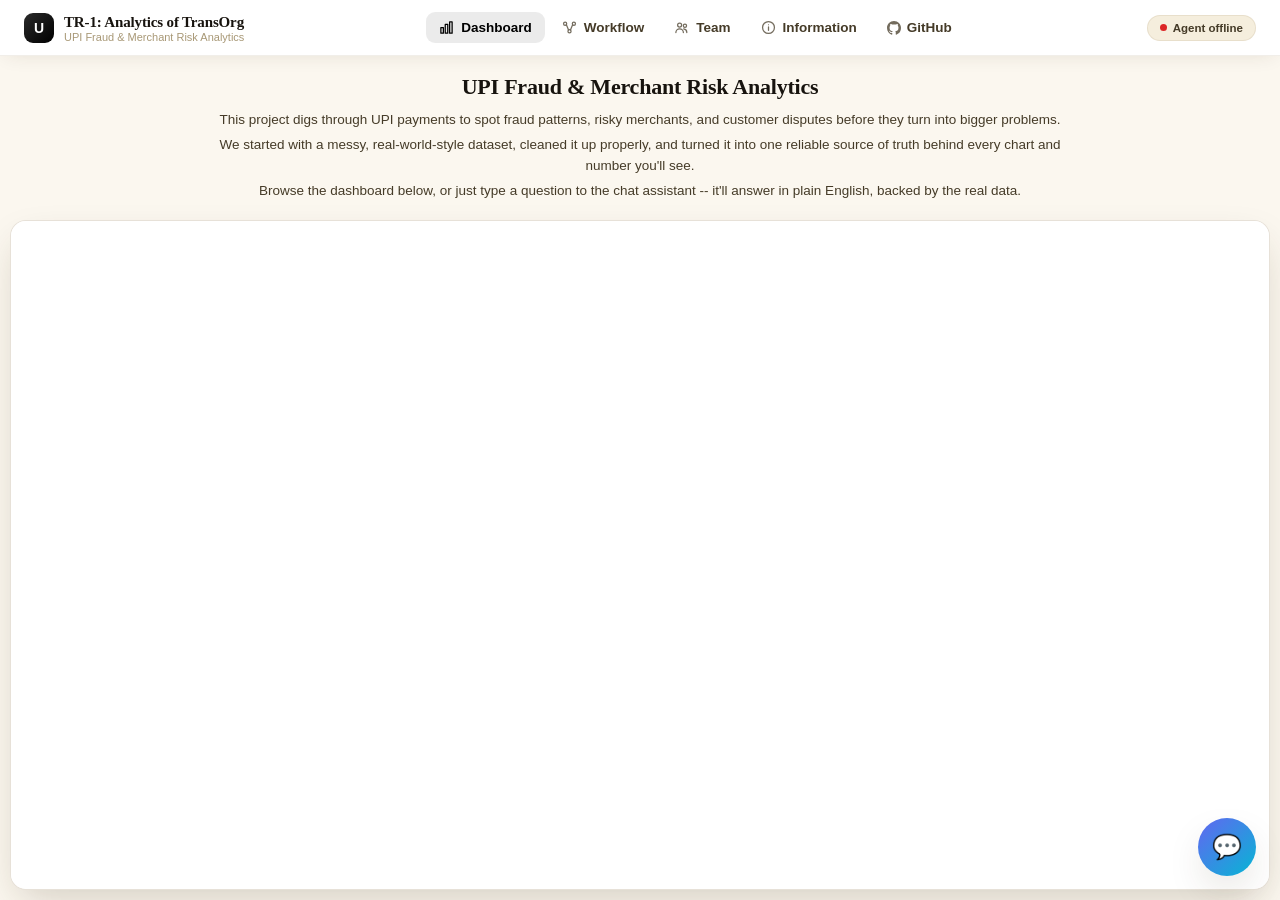
<file: webapp/index.html>
<!DOCTYPE html>
<html lang="en">
<head>
<meta charset="UTF-8" />
<meta name="viewport" content="width=device-width, initial-scale=1.0" />
<title>Analytics of TransOrg</title>
<script src="chart.umd.min.js"></script>
<link rel="stylesheet" href="nav-bar.css" />
<link rel="stylesheet" href="chat-widget.css" />
<style>
  :root {
    --page:           #FBF7EF;
    --surface-1:      #FFFFFF;
    --surface-2:      #F5EEDD;
    --surface-3:      #EDE2C9;
    --border:         rgba(120, 90, 40, 0.10);
    --border-strong:  rgba(120, 90, 40, 0.18);
    --text-primary:   #17130E;
    --text-secondary: #453B28;
    --text-muted:     #A89876;
    --accent:         #6366F1;
    --accent-2:       #06B6D4;
    --good:           #059669;
    --warning:        #D97706;
    --critical:       #DC2626;
    --shadow-card:    0 4px 20px -6px rgba(60, 45, 20, 0.12);
    --shadow-pop:     0 16px 40px -10px rgba(60, 45, 20, 0.22);
    --radius:         16px;
    --font-header:    'Times New Roman', Times, serif;
    --font-content:   Arial, Helvetica, sans-serif;
    --font-ui:        Arial, Helvetica, sans-serif;
  }

  * { box-sizing: border-box; }
  [hidden] { display: none !important; }
  h1, h2, h3, .brand strong { font-family: var(--font-header); font-weight: 800; }
  .pbi-intro p { font-family: var(--font-content); font-size: 1em; line-height: 1.55; }

  html, body {
    margin: 0; padding: 0; height: 100%;
    background: var(--page); color: var(--text-primary);
    font-family: var(--font-ui);
  }

  .app-shell { display: flex; flex-direction: column; height: 100vh; overflow: hidden; }

  /* ---- Main PBI area ---- */
  main.pbi-area {
    flex: 1 1 auto; overflow-y: auto;
    display: flex; flex-direction: column; align-items: center;
  }
  .pbi-intro { max-width: 900px; text-align: center; margin: 18px auto 4px; padding: 0 24px; }
  .pbi-intro h1 { margin: 0 0 10px; font-size: 22px; letter-spacing: -0.01em; }
  .pbi-intro p { margin: 0 0 4px; color: var(--text-secondary); font-size: 13.5px; }

  /* Uniform 10px frame around the embedded report, on every side. */
  .pbi-frame { flex: 1 1 auto; width: 100%; padding: 10px; display: flex; }
  .pbi-card {
    flex: 1 1 auto; width: 100%;
    background: var(--surface-1);
    border: 1px solid var(--border-strong);
    border-radius: var(--radius);
    box-shadow: var(--shadow-pop);
    overflow: hidden; position: relative;
  }
  #pbiFrame { width: 100%; height: 100%; border: 0; display: block; background: #fff; }
  .pbi-placeholder {
    position: absolute; inset: 0; display: flex; align-items: center; justify-content: center;
    flex-direction: column; gap: 10px; padding: 40px; text-align: center;
    color: var(--text-secondary); background: var(--surface-2);
  }
  .pbi-placeholder h2 { color: var(--text-primary); font-size: 18px; margin: 0; }
  .pbi-placeholder code {
    background: var(--surface-3); border: 1px solid var(--border); border-radius: 6px;
    padding: 2px 7px; color: var(--accent); font-size: 12.5px;
  }
</style>
</head>
<body>

<div class="app-shell">
  <nav class="top-nav" id="siteNav" data-active="dashboard"></nav>

  <main class="pbi-area">
    <div class="pbi-intro">
      <h1>UPI Fraud &amp; Merchant Risk Analytics</h1>
      <p>This project digs through UPI payments to spot fraud patterns, risky merchants, and customer disputes before they turn into bigger problems.</p>
      <p>We started with a messy, real-world-style dataset, cleaned it up properly, and turned it into one reliable source of truth behind every chart and number you'll see.</p>
      <p>Browse the dashboard below, or just type a question to the chat assistant -- it'll answer in plain English, backed by the real data.</p>
    </div>
    <div class="pbi-frame">
      <div class="pbi-card">
        <iframe id="pbiFrame" title="UPI Fraud Analytics Power BI report" allowfullscreen hidden></iframe>
        <div id="pbiPlaceholder" class="pbi-placeholder">
          <h2>Power BI report not configured yet</h2>
          <p>
            Publish the report in Power BI Desktop, then in the Power BI service use<br/>
            <strong>File &gt; Embed report &gt; Publish to web (public)</strong> to get an embed link.<br/>
            Paste that URL into <code>CONFIG.POWERBI_EMBED_URL</code> near the top of this file's script.
          </p>
        </div>
      </div>
    </div>
  </main>
</div>

<script>
  window.CHAT_CONFIG = {
    // Where the FastAPI text-to-SQL agent (agent/app.py) is reachable.
    // Auto-resolves to whatever host served this page, on port 8000 -- so
    // this works unmodified both locally (localhost:8000) and once deployed
    // (http://<public-ip>:8000), with no manual editing needed either way.
    API_BASE_URL: window.location.protocol + "//" + window.location.hostname + ":8000",
  };

  // "Publish to web" embed URL from the Power BI service (File > Embed
  // report > Publish to web (public)).
  const POWERBI_EMBED_URL = "https://app.powerbi.com/view?r=eyJrIjoiMTI5ZGU2MzMtM2FhYS00NDZlLWJkNmYtOTJmOGVhMWExMjUzIiwidCI6ImUxNGU3M2ViLTUyNTEtNDM4OC04ZDY3LThmOWYyZTJkNWE0NiIsImMiOjEwfQ%3D%3D";

  (function initPowerBi() {
    const frame = document.getElementById("pbiFrame");
    const placeholder = document.getElementById("pbiPlaceholder");
    if (POWERBI_EMBED_URL) {
      frame.src = POWERBI_EMBED_URL;
      frame.hidden = false;
      placeholder.hidden = true;
    }
  })();
</script>
<script src="nav-bar.js"></script>
<script src="chat-widget.js"></script>
</body>
</html>
</file>
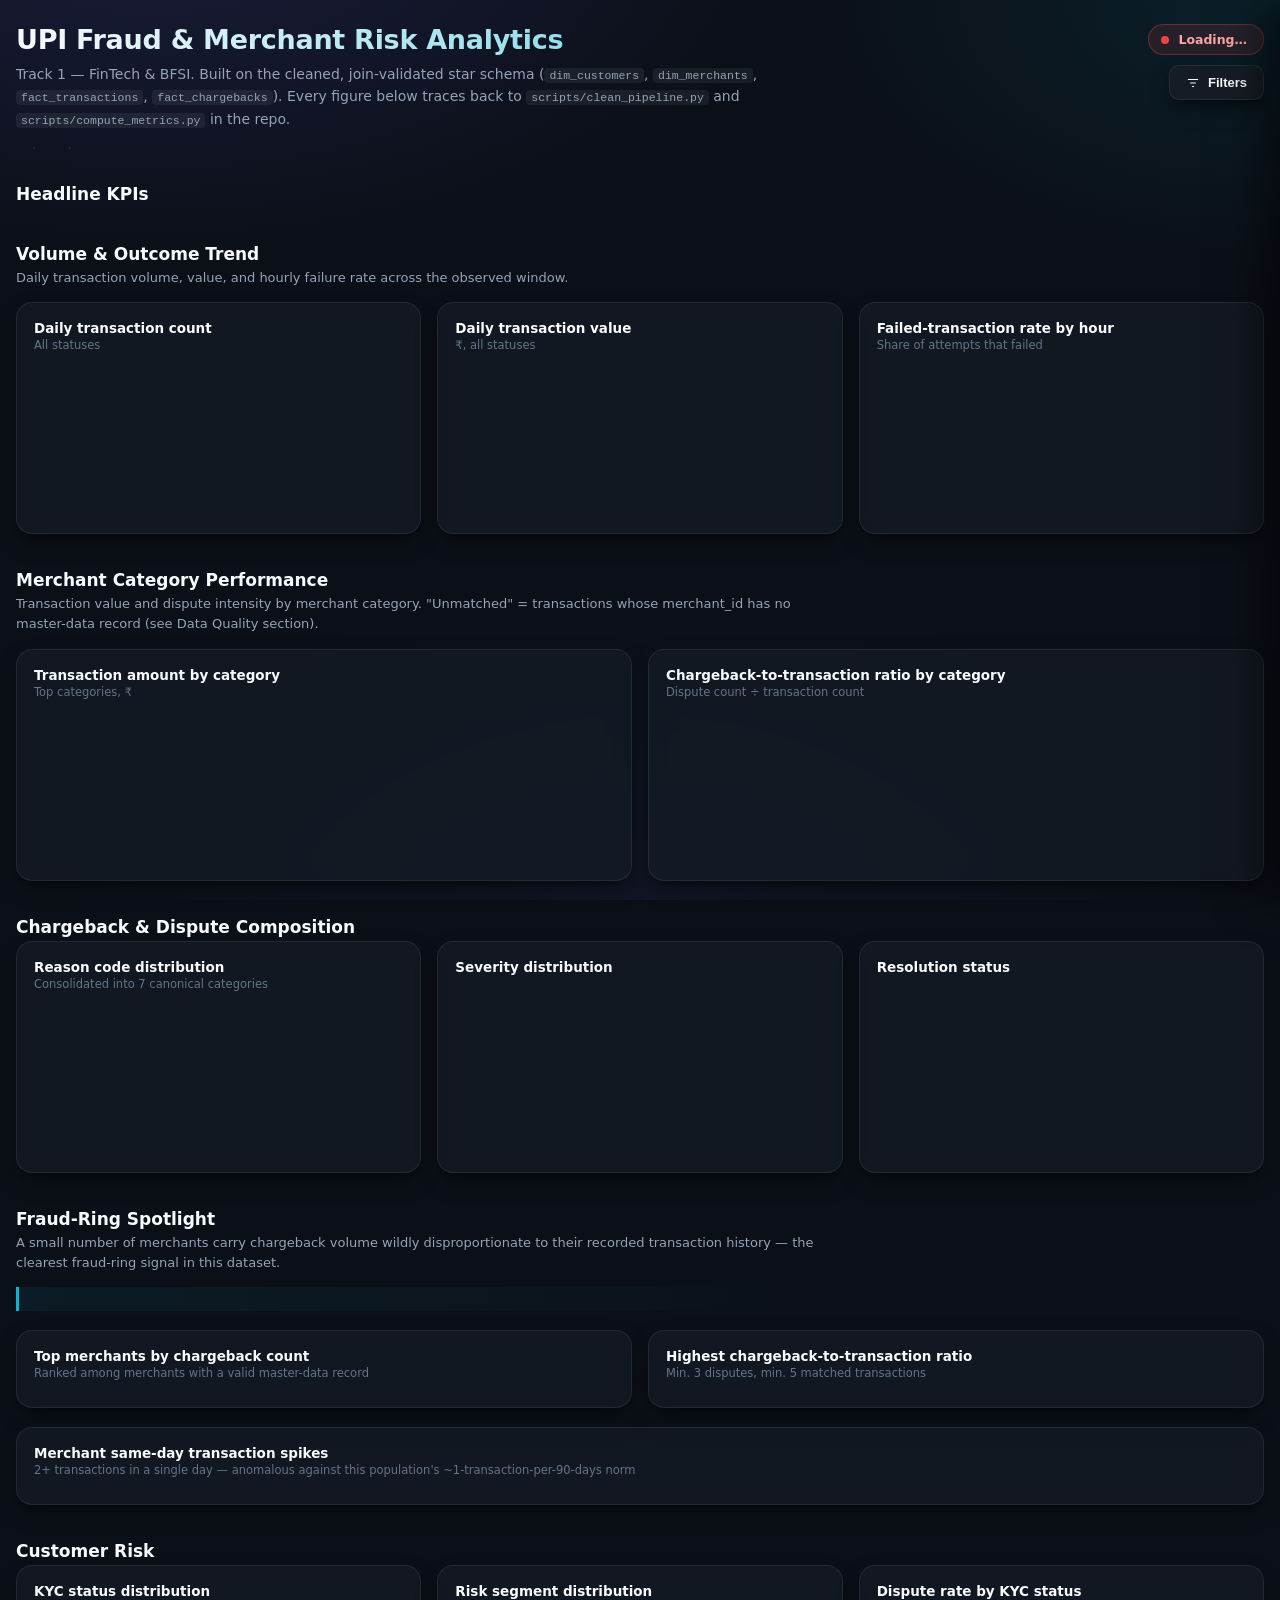
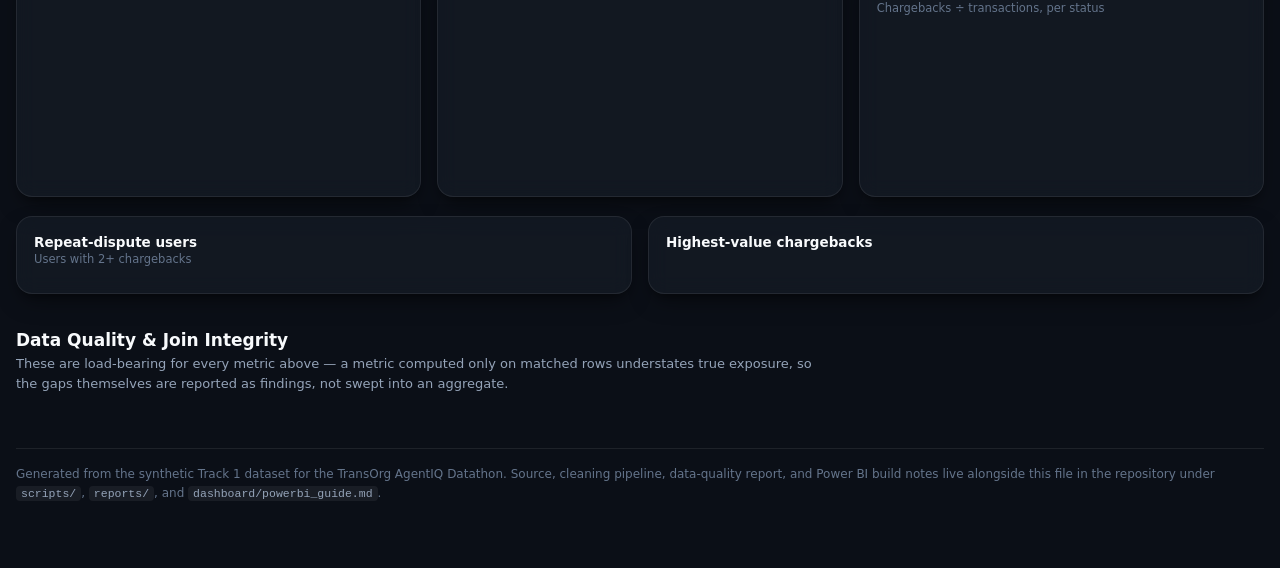
<file: dashboard/template.html>
<!doctype html>
<html lang="en">
<head>
<meta charset="utf-8" />
<meta name="viewport" content="width=device-width, initial-scale=1" />
<title>UPI Fraud &amp; Merchant Risk Analytics</title>
<script src="chart.umd.min.js"></script>
<style>
  :root, .viz-root {
    color-scheme: dark;
    /* Dark FinTech / Cyber-Risk palette */
    --page:           #0B0F17;
    --surface-1:      #161C26;
    --surface-1-t:    rgba(22, 28, 38, 0.72);
    --border:         rgba(255, 255, 255, 0.08);
    --border-strong:  rgba(255, 255, 255, 0.16);
    --text-primary:   #F8FAFC;
    --text-secondary: #94A3B8;
    --text-muted:     #64748B;
    --grid:           rgba(255, 255, 255, 0.07);
    --baseline:       rgba(255, 255, 255, 0.16);

    --accent:         #6366F1; /* electric indigo */
    --accent-2:       #06B6D4; /* cyber cyan */
    --good:           #10B981; /* emerald mint */
    --warning:        #F59E0B; /* amber gold */
    --critical:       #EF4444; /* coral crimson */

    --shadow-card: 0 10px 25px -5px rgba(0, 0, 0, 0.4), 0 8px 10px -6px rgba(0, 0, 0, 0.4);
    --shadow-risk: 0 0 15px rgba(239, 68, 68, 0.25);

    --s1: #6366F1; --s2: #06B6D4; --s3: #10B981; --s4: #F59E0B;
    --s5: #EF4444; --s6: #A78BFA; --s7: #F472B6; --s8: #64748B;
  }

  * { box-sizing: border-box; }
  html { scroll-behavior: smooth; }
  body {
    margin: 0; color: var(--text-primary);
    font-family: system-ui, -apple-system, "Segoe UI", sans-serif;
    padding: 24px 16px 64px;
    background:
      radial-gradient(1100px 600px at 12% -10%, rgba(99, 102, 241, 0.16), transparent 60%),
      radial-gradient(900px 500px at 100% 0%, rgba(6, 182, 212, 0.10), transparent 55%),
      radial-gradient(1000px 700px at 50% 110%, rgba(99, 102, 241, 0.08), transparent 60%),
      var(--page);
    background-attachment: fixed;
  }
  .wrap { max-width: 1280px; margin: 0 auto; }

  header.page-head { margin-bottom: 28px; display: flex; justify-content: space-between; align-items: flex-start; gap: 16px; flex-wrap: wrap; }
  header.page-head .head-text { flex: 1; min-width: 260px; }
  header.page-head h1 {
    font-size: 27px; margin: 0 0 8px; font-weight: 700; letter-spacing: -0.01em;
    background: linear-gradient(90deg, var(--text-primary), var(--accent-2) 120%);
    -webkit-background-clip: text; background-clip: text; color: transparent;
  }
  header.page-head p { margin: 0; color: var(--text-secondary); font-size: 14px; max-width: 780px; line-height: 1.6; }
  .meta-row { margin-top: 12px; font-size: 12px; color: var(--text-muted); display: flex; gap: 16px; flex-wrap: wrap; align-items: center; }
  .meta-row span.divider { opacity: .4; }

  .head-actions { display: flex; flex-direction: column; align-items: flex-end; gap: 10px; }

  /* ---- Live risk badge (pulse) ------------------------------------------- */
  .risk-badge {
    display: inline-flex; align-items: center; gap: 9px; padding: 7px 16px 7px 12px;
    border-radius: 999px; background: rgba(239, 68, 68, 0.12); border: 1px solid rgba(239, 68, 68, 0.35);
    color: #FCA5A5; font-size: 12.5px; font-weight: 600; white-space: nowrap;
  }
  .risk-dot { width: 8px; height: 8px; border-radius: 50%; background: var(--critical); flex-shrink: 0; animation: pulseDot 2.2s infinite; }
  @keyframes pulseDot {
    0%   { box-shadow: 0 0 0 0 rgba(239, 68, 68, 0.55); }
    70%  { box-shadow: 0 0 0 9px rgba(239, 68, 68, 0); }
    100% { box-shadow: 0 0 0 0 rgba(239, 68, 68, 0); }
  }

  /* ---- Buttons ------------------------------------------------------------ */
  .btn-filter {
    display: inline-flex; align-items: center; gap: 8px; background: var(--surface-1);
    border: 1px solid var(--border); color: var(--text-primary); padding: 9px 16px;
    border-radius: 10px; cursor: pointer; font-size: 13px; font-weight: 600;
    transition: all 0.2s ease; box-shadow: var(--shadow-card);
  }
  .btn-filter:hover { border-color: var(--accent); color: #fff; transform: translateY(-2px); }
  .btn-filter svg { width: 14px; height: 14px; }
  .btn-filter .badge-count {
    background: var(--accent); color: #fff; border-radius: 999px; font-size: 10.5px;
    padding: 1px 6px; min-width: 16px; text-align: center;
  }

  .btn-primary {
    background: var(--accent); color: #fff; border: none; padding: 10px 18px; border-radius: 10px;
    font-weight: 600; cursor: pointer; flex: 1; transition: all 0.2s ease; font-size: 13.5px;
  }
  .btn-primary:hover { filter: brightness(1.12); transform: translateY(-2px); box-shadow: 0 6px 18px -4px rgba(99, 102, 241, 0.55); }
  .btn-ghost {
    background: transparent; color: var(--text-secondary); border: 1px solid var(--border);
    padding: 10px 18px; border-radius: 10px; cursor: pointer; transition: all 0.2s ease; font-size: 13.5px;
  }
  .btn-ghost:hover { border-color: var(--text-secondary); color: var(--text-primary); transform: translateY(-2px); }

  /* ---- Filter panel --------------------------------------------------------- */
  .filter-overlay {
    position: fixed; inset: 0; background: rgba(3, 5, 9, 0.6); backdrop-filter: blur(2px);
    opacity: 0; pointer-events: none; transition: opacity 0.25s ease; z-index: 40;
  }
  .filter-overlay.open { opacity: 1; pointer-events: auto; }
  .filter-panel {
    position: fixed; top: 0; right: 0; height: 100%; width: 360px; max-width: 92vw;
    background: #11151F; border-left: 1px solid var(--border-strong);
    box-shadow: -20px 0 40px rgba(0, 0, 0, 0.5); transform: translateX(100%);
    transition: transform 0.32s cubic-bezier(.22,.9,.32,1); z-index: 50; display: flex; flex-direction: column;
  }
  .filter-panel.open { transform: translateX(0); }
  .filter-panel-head { display: flex; justify-content: space-between; align-items: center; padding: 18px 22px; border-bottom: 1px solid var(--border); }
  .filter-panel-head h3 { margin: 0; font-size: 15.5px; }
  .icon-btn { background: transparent; border: none; color: var(--text-secondary); font-size: 16px; cursor: pointer; padding: 4px 8px; border-radius: 8px; transition: all .2s ease; }
  .icon-btn:hover { color: var(--text-primary); background: var(--border); }
  .filter-panel-body { padding: 18px 22px; overflow-y: auto; flex: 1; }
  .filter-group { margin-bottom: 22px; }
  .filter-group label.group-label { display: block; font-size: 11.5px; font-weight: 700; color: var(--text-secondary); text-transform: uppercase; letter-spacing: .06em; margin-bottom: 10px; }
  .filter-hint { font-size: 11.5px; color: var(--text-muted); margin: 8px 0 0; line-height: 1.5; }
  .date-inputs { display: flex; align-items: center; gap: 8px; }
  .date-inputs input {
    background: var(--surface-1); border: 1px solid var(--border); color: var(--text-primary);
    border-radius: 8px; padding: 7px 9px; font-size: 12.5px; flex: 1; color-scheme: dark;
  }
  .date-inputs input:focus, .date-inputs input:focus-visible { outline: none; border-color: var(--accent); }
  .date-inputs span { color: var(--text-muted); font-size: 11px; }
  .checkbox-list { display: flex; flex-wrap: wrap; gap: 7px; }
  .checkbox-list label.chip {
    display: inline-flex; align-items: center; gap: 6px; padding: 5px 11px; border-radius: 999px;
    border: 1px solid var(--border); font-size: 12px; cursor: pointer; background: rgba(255, 255, 255, 0.03);
    transition: all 0.2s ease; color: var(--text-secondary);
  }
  .checkbox-list label.chip:hover { border-color: var(--border-strong); color: var(--text-primary); }
  .checkbox-list label.chip:has(input:checked) { border-color: var(--accent); color: var(--text-primary); background: rgba(99, 102, 241, 0.12); }
  .checkbox-list input { accent-color: var(--accent); }
  .filter-panel-foot { display: flex; gap: 10px; padding: 16px 22px; border-top: 1px solid var(--border); }

  section { margin-bottom: 36px; }
  section > h2 { font-size: 17px; margin: 0 0 4px; font-weight: 650; }
  section > .section-sub { font-size: 13px; color: var(--text-secondary); margin: 0 0 14px; max-width: 820px; line-height: 1.55; }

  /* ---- Fade-up stagger on load ---------------------------------------------- */
  .fade-up { opacity: 0; transform: translateY(14px); animation: fadeUp 0.55s ease-out forwards; }
  @keyframes fadeUp { to { opacity: 1; transform: translateY(0); } }

  .kpi-grid { display: grid; grid-template-columns: repeat(auto-fit, minmax(176px, 1fr)); gap: 12px; }
  .tile {
    background: var(--surface-1-t); backdrop-filter: blur(10px); border: 1px solid var(--border);
    border-radius: 14px; padding: 15px 17px; box-shadow: var(--shadow-card);
    transition: transform 0.2s ease, border-color 0.2s ease, box-shadow 0.2s ease;
  }
  .tile:hover { transform: translateY(-2px); border-color: var(--border-strong); }
  .tile .label { font-size: 11.5px; color: var(--text-secondary); margin-bottom: 7px; }
  .tile .value-row { display: flex; align-items: baseline; gap: 8px; flex-wrap: wrap; }
  .tile .value { font-size: 23px; font-weight: 700; font-variant-numeric: tabular-nums; color: var(--text-primary); }
  .tile .sub { font-size: 11.5px; color: var(--text-muted); margin-top: 5px; }
  .tile.flag { border-color: rgba(239, 68, 68, 0.35); box-shadow: var(--shadow-card), var(--shadow-risk); }
  .tile.flag .value { color: var(--critical); }
  .tile.good .value { color: var(--good); }

  .delta { display: inline-flex; align-items: center; gap: 2px; font-size: 11.5px; font-weight: 700; padding: 1px 6px; border-radius: 999px; }
  .delta.up.is-good { color: var(--good); background: rgba(16, 185, 129, 0.12); }
  .delta.up.is-bad { color: var(--critical); background: rgba(239, 68, 68, 0.12); }
  .delta.down.is-good { color: var(--good); background: rgba(16, 185, 129, 0.12); }
  .delta.down.is-bad { color: var(--critical); background: rgba(239, 68, 68, 0.12); }
  .delta.flat { color: var(--text-muted); background: rgba(255, 255, 255, 0.06); }

  .grid-2 { display: grid; grid-template-columns: 1fr 1fr; gap: 16px; }
  .grid-3 { display: grid; grid-template-columns: repeat(3, 1fr); gap: 16px; }
  @media (max-width: 860px) { .grid-2, .grid-3 { grid-template-columns: 1fr; } }

  .card {
    background: var(--surface-1-t); backdrop-filter: blur(10px); border: 1px solid var(--border);
    border-radius: 16px; padding: 17px; box-shadow: var(--shadow-card);
    transition: transform 0.2s ease, border-color 0.2s ease;
  }
  .card:hover { transform: translateY(-2px); border-color: var(--border-strong); }
  .card h3 { font-size: 13.5px; margin: 0 0 2px; font-weight: 650; }
  .card .card-sub { font-size: 11.5px; color: var(--text-muted); margin: 0 0 10px; }
  .card canvas { max-height: 260px; }

  table { width: 100%; border-collapse: collapse; font-size: 12.5px; }
  th, td { text-align: left; padding: 8px 9px; border-bottom: 1px solid var(--grid); white-space: nowrap; }
  th { color: var(--text-secondary); font-weight: 650; font-size: 11px; text-transform: uppercase; letter-spacing: .03em; }
  td.num, th.num { text-align: right; font-variant-numeric: tabular-nums; }
  tr:last-child td { border-bottom: none; }
  tr { transition: background 0.15s ease; }
  tbody tr:hover { background: rgba(255, 255, 255, 0.03); }
  .table-wrap { overflow-x: auto; }
  .pill { display: inline-block; padding: 2px 9px; border-radius: 999px; font-size: 11px; font-weight: 650; }
  .pill.critical { background: rgba(239, 68, 68, 0.15); color: #FCA5A5; }
  .pill.warning { background: rgba(245, 158, 11, 0.18); color: #FCD34D; }
  .pill.good { background: rgba(16, 185, 129, 0.15); color: #6EE7B7; }

  .callout {
    border-left: 3px solid var(--accent-2); padding: 12px 16px;
    background: linear-gradient(90deg, rgba(6, 182, 212, 0.08), transparent 70%);
    border-radius: 0 12px 12px 0; font-size: 13px; line-height: 1.6; color: var(--text-primary);
  }
  .callout strong { color: var(--accent-2); }

  footer { margin-top: 40px; font-size: 12px; color: var(--text-muted); border-top: 1px solid var(--border); padding-top: 16px; line-height: 1.6; }
  footer a { color: var(--accent-2); }
  code { background: rgba(255, 255, 255, 0.06); padding: 1px 5px; border-radius: 4px; font-size: 11.5px; color: var(--text-secondary); }

  /* ---- Chart.js HTML tooltip (glassmorphic) --------------------------------- */
  .chartjs-tooltip {
    position: absolute; pointer-events: none; z-index: 30; opacity: 0;
    transition: opacity 0.12s ease, transform 0.12s ease; transform: translate(-50%, calc(-100% - 10px));
    background: rgba(17, 21, 31, 0.72); backdrop-filter: blur(10px); border: 1px solid var(--border-strong);
    border-radius: 10px; padding: 8px 12px; box-shadow: var(--shadow-card); font-size: 12px; white-space: nowrap;
  }
  .chartjs-tooltip .tt-title { color: var(--text-secondary); font-size: 10.5px; margin-bottom: 3px; text-transform: uppercase; letter-spacing: .03em; }
  .chartjs-tooltip .tt-row { display: flex; align-items: center; gap: 6px; color: var(--text-primary); font-weight: 650; }
  .chartjs-tooltip .tt-dot { width: 8px; height: 8px; border-radius: 50%; flex-shrink: 0; }
</style>
</head>
<body>
<div class="wrap">

  <header class="page-head">
    <div class="head-text">
      <h1>UPI Fraud &amp; Merchant Risk Analytics</h1>
      <p>Track 1 — FinTech &amp; BFSI. Built on the cleaned, join-validated star schema
        (<code>dim_customers</code>, <code>dim_merchants</code>, <code>fact_transactions</code>,
        <code>fact_chargebacks</code>). Every figure below traces back to
        <code>scripts/clean_pipeline.py</code> and <code>scripts/compute_metrics.py</code> in the repo.</p>
      <div class="meta-row">
        <span id="meta-range"></span>
        <span class="divider">·</span>
        <span id="meta-txn"></span>
        <span class="divider">·</span>
        <span id="meta-cb"></span>
      </div>
    </div>
    <div class="head-actions">
      <div class="risk-badge" id="risk-badge"><span class="risk-dot"></span><span id="risk-badge-text">Loading…</span></div>
      <button id="filters-toggle" class="btn-filter">
        <svg viewBox="0 0 24 24" fill="none" stroke="currentColor" stroke-width="2" stroke-linecap="round"><path d="M4 6h16M8 12h8M11 18h2"/></svg>
        Filters
        <span class="badge-count" id="filter-count" style="display:none;">0</span>
      </button>
    </div>
  </header>

  <div class="filter-overlay" id="filter-overlay"></div>
  <aside class="filter-panel" id="filter-panel">
    <div class="filter-panel-head">
      <h3>Filters</h3>
      <button class="icon-btn" id="filter-close">✕</button>
    </div>
    <div class="filter-panel-body">
      <div class="filter-group">
        <label class="group-label">Date range</label>
        <div class="date-inputs">
          <input type="date" id="filter-date-start" />
          <span>to</span>
          <input type="date" id="filter-date-end" />
        </div>
        <p class="filter-hint">Applies to transaction-volume KPIs and the daily trend charts. Chargeback/KYC metrics reflect the full window (those tables aren't date-keyed in the pre-aggregated data).</p>
      </div>
      <div class="filter-group">
        <label class="group-label">Merchant category</label>
        <div class="checkbox-list" id="filter-categories"></div>
      </div>
      <div class="filter-group">
        <label class="group-label">Chargeback reason</label>
        <div class="checkbox-list" id="filter-reasons"></div>
      </div>
      <div class="filter-group">
        <label class="group-label">Severity</label>
        <div class="checkbox-list" id="filter-severities"></div>
      </div>
      <div class="filter-group">
        <label class="group-label">KYC status</label>
        <div class="checkbox-list" id="filter-kyc"></div>
      </div>
    </div>
    <div class="filter-panel-foot">
      <button class="btn-ghost" id="filter-reset">Reset</button>
      <button class="btn-primary" id="filter-apply">Apply</button>
    </div>
  </aside>

  <section>
    <h2>Headline KPIs</h2>
    <div class="kpi-grid" id="kpi-grid"></div>
  </section>

  <section>
    <h2>Volume &amp; Outcome Trend</h2>
    <p class="section-sub">Daily transaction volume, value, and hourly failure rate across the observed window.</p>
    <div class="grid-3">
      <div class="card"><h3>Daily transaction count</h3><p class="card-sub">All statuses</p><canvas id="chart-daily-count"></canvas></div>
      <div class="card"><h3>Daily transaction value</h3><p class="card-sub">₹, all statuses</p><canvas id="chart-daily-amount"></canvas></div>
      <div class="card"><h3>Failed-transaction rate by hour</h3><p class="card-sub">Share of attempts that failed</p><canvas id="chart-hourly-fail"></canvas></div>
    </div>
  </section>

  <section>
    <h2>Merchant Category Performance</h2>
    <p class="section-sub">Transaction value and dispute intensity by merchant category. "Unmatched" = transactions whose merchant_id has no master-data record (see Data Quality section).</p>
    <div class="grid-2">
      <div class="card"><h3>Transaction amount by category</h3><p class="card-sub">Top categories, ₹</p><canvas id="chart-cat-amount"></canvas></div>
      <div class="card"><h3>Chargeback-to-transaction ratio by category</h3><p class="card-sub">Dispute count ÷ transaction count</p><canvas id="chart-cat-ratio"></canvas></div>
    </div>
  </section>

  <section>
    <h2>Chargeback &amp; Dispute Composition</h2>
    <div class="grid-3">
      <div class="card"><h3>Reason code distribution</h3><p class="card-sub">Consolidated into 7 canonical categories</p><canvas id="chart-reason"></canvas></div>
      <div class="card"><h3>Severity distribution</h3><canvas id="chart-severity"></canvas></div>
      <div class="card"><h3>Resolution status</h3><canvas id="chart-resolution"></canvas></div>
    </div>
  </section>

  <section>
    <h2>Fraud-Ring Spotlight</h2>
    <p class="section-sub">A small number of merchants carry chargeback volume wildly disproportionate to their recorded transaction history — the clearest fraud-ring signal in this dataset.</p>
    <div class="callout" id="fraud-callout"></div>
    <br/>
    <div class="grid-2">
      <div class="card table-wrap">
        <h3>Top merchants by chargeback count</h3>
        <p class="card-sub">Ranked among merchants with a valid master-data record</p>
        <table id="table-top-cb-count"></table>
      </div>
      <div class="card table-wrap">
        <h3>Highest chargeback-to-transaction ratio</h3>
        <p class="card-sub">Min. 3 disputes, min. 5 matched transactions</p>
        <table id="table-top-cb-ratio"></table>
      </div>
    </div>
    <br/>
    <div class="card table-wrap">
      <h3>Merchant same-day transaction spikes</h3>
      <p class="card-sub">2+ transactions in a single day — anomalous against this population's ~1-transaction-per-90-days norm</p>
      <table id="table-spikes"></table>
    </div>
  </section>

  <section>
    <h2>Customer Risk</h2>
    <div class="grid-3">
      <div class="card"><h3>KYC status distribution</h3><canvas id="chart-kyc"></canvas></div>
      <div class="card"><h3>Risk segment distribution</h3><canvas id="chart-risk"></canvas></div>
      <div class="card"><h3>Dispute rate by KYC status</h3><p class="card-sub">Chargebacks ÷ transactions, per status</p><canvas id="chart-kyc-dispute"></canvas></div>
    </div>
    <br/>
    <div class="grid-2">
      <div class="card table-wrap">
        <h3>Repeat-dispute users</h3>
        <p class="card-sub">Users with 2+ chargebacks</p>
        <table id="table-high-risk-users"></table>
      </div>
      <div class="card table-wrap">
        <h3>Highest-value chargebacks</h3>
        <table id="table-high-value-cb"></table>
      </div>
    </div>
  </section>

  <section>
    <h2>Data Quality &amp; Join Integrity</h2>
    <p class="section-sub">These are load-bearing for every metric above — a metric computed only on matched rows understates true exposure, so the gaps themselves are reported as findings, not swept into an aggregate.</p>
    <div class="kpi-grid" id="dq-grid"></div>
  </section>

  <footer>
    Generated from the synthetic Track 1 dataset for the TransOrg AgentIQ Datathon. Source, cleaning
    pipeline, data-quality report, and Power BI build notes live alongside this file in the repository
    under <code>scripts/</code>, <code>reports/</code>, and <code>dashboard/powerbi_guide.md</code>.
  </footer>

</div>

<script id="dashboard-data" type="application/json">__DASHBOARD_DATA__</script>
<script>
const DATA = JSON.parse(document.getElementById('dashboard-data').textContent);

function css(name) { return getComputedStyle(document.documentElement).getPropertyValue(name).trim(); }
const CAT = () => [css('--s1'), css('--s2'), css('--s3'), css('--s4'), css('--s5'), css('--s6'), css('--s7'), css('--s8')];

const fmtINR = (v) => '₹' + Number(v).toLocaleString('en-IN', {maximumFractionDigits: 0});
const fmtINR2 = (v) => '₹' + Number(v).toLocaleString('en-IN', {minimumFractionDigits: 2, maximumFractionDigits: 2});
const fmtPct = (v) => (Number(v) * 100).toFixed(1) + '%';
const fmtNum = (v) => Number(v).toLocaleString('en-IN');

Chart.defaults.font.family = "system-ui, -apple-system, 'Segoe UI', sans-serif";
Chart.defaults.font.size = 11;
Chart.defaults.color = css('--text-secondary');
Chart.defaults.plugins.legend.labels.usePointStyle = true;
Chart.defaults.plugins.legend.labels.boxWidth = 8;
Chart.defaults.plugins.legend.labels.boxHeight = 8;
Chart.defaults.plugins.tooltip.enabled = false; // replaced by glassmorphic HTML tooltip below

function baseGrid() {
  return { color: css('--grid'), drawTicks: false };
}

// ---- Glassmorphic HTML tooltip (shared by every chart) ---------------------
function getTooltipEl() {
  let el = document.getElementById('chart-tooltip');
  if (!el) {
    el = document.createElement('div');
    el.id = 'chart-tooltip';
    el.className = 'chartjs-tooltip';
    document.body.appendChild(el);
  }
  return el;
}
function externalTooltip(valueFmt) {
  return (context) => {
    const { chart, tooltip } = context;
    const el = getTooltipEl();
    if (tooltip.opacity === 0) { el.style.opacity = 0; return; }
    if (tooltip.body) {
      const title = tooltip.title && tooltip.title[0] ? tooltip.title[0] : '';
      const rows = tooltip.dataPoints.map(dp => {
        const color = dp.dataset.backgroundColor;
        const dot = Array.isArray(color) ? color[dp.dataIndex] : color;
        const val = valueFmt ? valueFmt(dp) : dp.formattedValue;
        return `<div class="tt-row"><span class="tt-dot" style="background:${dot || css('--accent')}"></span>${val}</div>`;
      }).join('');
      el.innerHTML = (title ? `<div class="tt-title">${title}</div>` : '') + rows;
    }
    const rect = chart.canvas.getBoundingClientRect();
    el.style.opacity = 1;
    el.style.left = (window.scrollX + rect.left + tooltip.caretX) + 'px';
    el.style.top = (window.scrollY + rect.top + tooltip.caretY) + 'px';
  };
}

function kpiTile(label, value, sub, cls, deltaHtml) {
  const div = document.createElement('div');
  div.className = 'tile' + (cls ? ' ' + cls : '');
  div.innerHTML = `<div class="label">${label}</div>` +
    `<div class="value-row"><span class="value">${value}</span>${deltaHtml || ''}</div>` +
    (sub ? `<div class="sub">${sub}</div>` : '');
  return div;
}

// direction: 'up-good' (rising is good), 'up-bad' (rising is bad)
function deltaBadge(curr, prev, direction) {
  if (prev === 0 || prev == null || curr == null || !isFinite(curr)) return '';
  const change = (curr - prev) / Math.abs(prev);
  if (Math.abs(change) < 0.001) return `<span class="delta flat">— flat</span>`;
  const isUp = change > 0;
  const goodWhenUp = direction === 'up-good';
  const isGood = isUp ? goodWhenUp : !goodWhenUp;
  const arrow = isUp ? '▲' : '▼';
  return `<span class="delta ${isUp ? 'up' : 'down'} ${isGood ? 'is-good' : 'is-bad'}">${arrow} ${Math.abs(change * 100).toFixed(1)}%</span>`;
}

function applyFadeUp(container) {
  const els = container.querySelectorAll('.tile, .card');
  els.forEach((el, i) => {
    el.classList.add('fade-up');
    el.style.animationDelay = (i * 45) + 'ms';
  });
}

// ---- Filter panel: populate option lists from the full dataset -------------
function populateChips(containerId, values) {
  const el = document.getElementById(containerId);
  el.innerHTML = values.map(v =>
    `<label class="chip"><input type="checkbox" value="${v}" checked/> ${v}</label>`
  ).join('');
}
const allCategories = [...new Set(DATA.category_performance.map(d => d.merchant_category))].sort();
const allReasons = DATA.reason_distribution.map(d => d.reason_code);
const allSeverities = DATA.severity_distribution.map(d => d.severity);
const allKyc = DATA.kyc_distribution.map(d => d.kyc_status);
populateChips('filter-categories', allCategories);
populateChips('filter-reasons', allReasons);
populateChips('filter-severities', allSeverities);
populateChips('filter-kyc', allKyc);

const fullDates = DATA.daily_trend.map(d => d.date);
document.getElementById('filter-date-start').min = fullDates[0];
document.getElementById('filter-date-start').max = fullDates[fullDates.length - 1];
document.getElementById('filter-date-end').min = fullDates[0];
document.getElementById('filter-date-end').max = fullDates[fullDates.length - 1];

function getChecked(containerId) {
  return Array.from(document.querySelectorAll('#' + containerId + ' input:checked')).map(i => i.value);
}
// "all checked" (or none checked) both mean "no filter applied" -- avoids an
// accidentally-empty chart if someone unchecks every box.
function effectiveSet(checked, all) {
  return (checked.length === 0 || checked.length === all.length) ? null : new Set(checked);
}

function currentFilters() {
  return {
    start: document.getElementById('filter-date-start').value || null,
    end: document.getElementById('filter-date-end').value || null,
    categories: effectiveSet(getChecked('filter-categories'), allCategories),
    reasons: effectiveSet(getChecked('filter-reasons'), allReasons),
    severities: effectiveSet(getChecked('filter-severities'), allSeverities),
    kyc: effectiveSet(getChecked('filter-kyc'), allKyc),
  };
}
function activeFilterCount(f) {
  let n = 0;
  if (f.start || f.end) n++;
  if (f.categories) n++;
  if (f.reasons) n++;
  if (f.severities) n++;
  if (f.kyc) n++;
  return n;
}

// ---- Chart instance registry so Apply/Reset can re-render in place --------
const charts = {};
function upsertChart(id, config) {
  if (charts[id]) charts[id].destroy();
  charts[id] = new Chart(document.getElementById(id), config);
}

function foldOther(rows, keyField, valField, cap) {
  const sorted = [...rows].sort((a,b) => b[valField] - a[valField]);
  if (sorted.length <= cap) return sorted;
  const head = sorted.slice(0, cap - 1);
  const tail = sorted.slice(cap - 1);
  const otherVal = tail.reduce((s, r) => s + r[valField], 0);
  head.push({ [keyField]: 'Other', [valField]: otherVal });
  return head;
}

function renderDonut(elId, rows, keyField, valField) {
  const items = foldOther(rows, keyField, valField, 8);
  const colors = CAT();
  upsertChart(elId, {
    type: 'doughnut',
    data: { labels: items.map(d => d[keyField]), datasets: [{ data: items.map(d => d[valField]), backgroundColor: items.map((_, i) => colors[i % colors.length]), borderColor: '#11151F', borderWidth: 2 }] },
    options: { plugins: { legend: { position: 'right', labels: { padding: 10, font: { size: 10.5 }, color: css('--text-secondary') } }, tooltip: { enabled: false, external: externalTooltip() } }, cutout: '62%' }
  });
}

// =============================================================================
// Master render: draws every KPI + chart from DATA, narrowed by `filters`.
// Called once on load (no filters) and again whenever Apply/Reset fires.
// =============================================================================
function renderAll(filters) {
  filters = filters || { start: null, end: null, categories: null, reasons: null, severities: null, kyc: null };
  const k = DATA.kpi;

  // ---- Date-filtered transaction trend (the only row-level-ish series we have) --
  const trend = DATA.daily_trend.filter(d => (!filters.start || d.date >= filters.start) && (!filters.end || d.date <= filters.end));
  const dates = trend.map(d => d.date);
  const sum = (f) => trend.reduce((s, d) => s + d[f], 0);
  const filteredTxn = sum('txn_count') || 0;
  const filteredAmount = sum('txn_amount') || 0;
  const kView = {
    ...k,
    total_txn: filteredTxn,
    total_amount_all: filteredAmount,
    avg_txn_value_all: filteredTxn ? filteredAmount / filteredTxn : 0,
    success_rate: filteredTxn ? sum('success_count') / filteredTxn : 0,
    failed_rate: filteredTxn ? sum('failed_count') / filteredTxn : 0,
    pending_rate: filteredTxn ? sum('pending_count') / filteredTxn : 0,
  };
  const isFiltered = !!(filters.start || filters.end);

  // Trend deltas: first half vs second half of the *full* window (a stable,
  // filter-independent read on direction of travel -- not affected by
  // whatever ad-hoc date range is currently applied).
  const fullTrend = DATA.daily_trend;
  const mid = Math.floor(fullTrend.length / 2) || 1;
  const firstHalf = fullTrend.slice(0, mid), secondHalf = fullTrend.slice(mid);
  const halfSum = (arr, f) => arr.reduce((s, d) => s + d[f], 0);
  const rate = (arr, num, den) => (halfSum(arr, den) ? halfSum(arr, num) / halfSum(arr, den) : 0);
  const deltas = {
    total_txn: deltaBadge(halfSum(secondHalf, 'txn_count'), halfSum(firstHalf, 'txn_count'), 'up-good'),
    total_amount_all: deltaBadge(halfSum(secondHalf, 'txn_amount'), halfSum(firstHalf, 'txn_amount'), 'up-good'),
    success_rate: deltaBadge(rate(secondHalf, 'success_count', 'txn_count'), rate(firstHalf, 'success_count', 'txn_count'), 'up-good'),
    failed_rate: deltaBadge(rate(secondHalf, 'failed_count', 'txn_count'), rate(firstHalf, 'failed_count', 'txn_count'), 'up-bad'),
  };

  // ---- Meta row ----------------------------------------------------------
  document.getElementById('meta-range').textContent = isFiltered
    ? `Filtered window: ${dates[0] || '—'} → ${dates[dates.length - 1] || '—'}`
    : `Window: ${fullDates[0]} → ${fullDates[fullDates.length - 1]}`;
  document.getElementById('meta-txn').textContent = `${fmtNum(kView.total_txn)} transactions`;
  document.getElementById('meta-cb').textContent = `${fmtNum(k.cb_count)} chargebacks`;

  // ---- KPI grid ------------------------------------------------------------
  const kpiGrid = document.getElementById('kpi-grid');
  kpiGrid.innerHTML = '';
  [
    ['Total transactions', fmtNum(kView.total_txn), isFiltered ? 'Filtered window' : 'All statuses', null, deltas.total_txn],
    ['Total transaction value', fmtINR(kView.total_amount_all), `Success-only: ${fmtINR(k.total_amount_success)}`, null, deltas.total_amount_all],
    ['Average transaction value', fmtINR(kView.avg_txn_value_all), isFiltered ? 'Filtered window' : 'All statuses'],
    ['Success rate', fmtPct(kView.success_rate), null, 'good', deltas.success_rate],
    ['Failed rate', fmtPct(kView.failed_rate), null, kView.failed_rate > 0.1 ? 'flag' : null, deltas.failed_rate],
    ['Pending rate', fmtPct(kView.pending_rate)],
    ['Chargeback count', fmtNum(k.cb_count), fmtPct(k.cb_to_txn_ratio) + ' of transactions'],
    ['Chargeback amount', fmtINR(k.cb_amount), fmtPct(k.cb_to_txn_amount_ratio) + ' of transaction value'],
    ['Avg. dispute reporting delay', k.avg_delay_days != null ? k.avg_delay_days.toFixed(1) + ' days' : '—', `${fmtNum(k.delayed_7d_count)} reported after 7+ days`],
    ['KYC completion rate', fmtPct(k.kyc_completion_rate), null, 'good'],
    ['KYC rejection rate', fmtPct(k.kyc_rejection_rate)],
    ['Transactions missing/invalid UTR', fmtPct(k.utr_missing_rate + k.utr_invalid_rate), `${fmtNum(k.total_txn * (k.utr_missing_rate + k.utr_invalid_rate))} rows`],
  ].forEach(([label, value, sub, cls, delta]) => kpiGrid.appendChild(kpiTile(label, value, sub, cls, delta)));

  // ---- Daily trend (date-filterable) ---------------------------------------
  upsertChart('chart-daily-count', {
    type: 'line',
    data: { labels: dates, datasets: [{ data: trend.map(d => d.txn_count), borderColor: css('--s1'), backgroundColor: 'rgba(99,102,241,0.12)', fill: true, borderWidth: 2, pointRadius: 0, tension: 0.3 }] },
    options: { plugins: { legend: { display: false }, tooltip: { enabled: false, external: externalTooltip() } }, scales: { x: { grid: { display: false }, ticks: { maxTicksLimit: 6 } }, y: { grid: baseGrid(), beginAtZero: true } } }
  });
  upsertChart('chart-daily-amount', {
    type: 'line',
    data: { labels: dates, datasets: [{ data: trend.map(d => d.txn_amount), borderColor: css('--s2'), backgroundColor: 'rgba(6,182,212,0.12)', fill: true, borderWidth: 2, pointRadius: 0, tension: 0.3 }] },
    options: { plugins: { legend: { display: false }, tooltip: { enabled: false, external: externalTooltip((dp) => fmtINR(dp.parsed.y)) } }, scales: { x: { grid: { display: false }, ticks: { maxTicksLimit: 6 } }, y: { grid: baseGrid(), beginAtZero: true, ticks: { callback: (v) => fmtINR(v) } } } }
  });
  upsertChart('chart-hourly-fail', {
    type: 'bar',
    data: { labels: DATA.hourly_failed_rate.map(d => d.hour + ':00'), datasets: [{ data: DATA.hourly_failed_rate.map(d => d.failed_rate), backgroundColor: css('--s5'), borderRadius: 5, maxBarThickness: 14 }] },
    options: { plugins: { legend: { display: false }, tooltip: { enabled: false, external: externalTooltip((dp) => fmtPct(dp.parsed.y)) } }, scales: { x: { grid: { display: false }, ticks: { maxTicksLimit: 8 } }, y: { grid: baseGrid(), beginAtZero: true, ticks: { callback: (v) => fmtPct(v) } } } }
  });

  // ---- Category performance (category-filterable) ---------------------------
  const catPool = filters.categories ? DATA.category_performance.filter(d => filters.categories.has(d.merchant_category)) : DATA.category_performance;
  const catAmount = [...catPool].sort((a,b) => b.txn_amount - a.txn_amount).slice(0, 8);
  upsertChart('chart-cat-amount', {
    type: 'bar',
    data: { labels: catAmount.map(d => d.merchant_category), datasets: [{ data: catAmount.map(d => d.txn_amount), backgroundColor: css('--s1'), borderRadius: 5, maxBarThickness: 16 }] },
    options: { indexAxis: 'y', plugins: { legend: { display: false }, tooltip: { enabled: false, external: externalTooltip((dp) => fmtINR(dp.parsed.x)) } }, scales: { x: { grid: baseGrid(), beginAtZero: true, ticks: { callback: (v) => fmtINR(v) } }, y: { grid: { display: false } } } }
  });
  const catRatioPool = filters.categories ? DATA.category_dispute_ratio.filter(d => filters.categories.has(d.merchant_category)) : DATA.category_dispute_ratio;
  const catRatio = [...catRatioPool].filter(d => d.txn_count >= 20).sort((a,b) => b.cb_to_txn_ratio - a.cb_to_txn_ratio).slice(0, 8);
  upsertChart('chart-cat-ratio', {
    type: 'bar',
    data: { labels: catRatio.map(d => d.merchant_category), datasets: [{ data: catRatio.map(d => d.cb_to_txn_ratio), backgroundColor: css('--s4'), borderRadius: 5, maxBarThickness: 16 }] },
    options: { indexAxis: 'y', plugins: { legend: { display: false }, tooltip: { enabled: false, external: externalTooltip((dp) => fmtPct(dp.parsed.x)) } }, scales: { x: { grid: baseGrid(), beginAtZero: true, ticks: { callback: (v) => fmtPct(v) } }, y: { grid: { display: false } } } }
  });

  // ---- Dispute composition donuts (reason/severity-filterable) --------------
  const reasonPool = filters.reasons ? DATA.reason_distribution.filter(d => filters.reasons.has(d.reason_code)) : DATA.reason_distribution;
  renderDonut('chart-reason', reasonPool, 'reason_code', 'count');
  const severityPool = filters.severities ? DATA.severity_distribution.filter(d => filters.severities.has(d.severity)) : DATA.severity_distribution;
  renderDonut('chart-severity', severityPool, 'severity', 'count');
  renderDonut('chart-resolution', DATA.resolution_distribution, 'resolution_status', 'count');

  // ---- Customer risk (kyc-filterable) ----------------------------------------
  const kycPool = filters.kyc ? DATA.kyc_distribution.filter(d => filters.kyc.has(d.kyc_status)) : DATA.kyc_distribution;
  renderDonut('chart-kyc', kycPool, 'kyc_status', 'count');
  renderDonut('chart-risk', DATA.risk_segment_distribution, 'risk_segment', 'count');

  const kycDisputePool = filters.kyc ? DATA.dispute_rate_by_kyc_status.filter(d => filters.kyc.has(d.kyc_status)) : DATA.dispute_rate_by_kyc_status;
  upsertChart('chart-kyc-dispute', {
    type: 'bar',
    data: { labels: kycDisputePool.map(d => d.kyc_status), datasets: [{ data: kycDisputePool.map(d => d.cb_rate), backgroundColor: css('--s6'), borderRadius: 5, maxBarThickness: 28 }] },
    options: { plugins: { legend: { display: false }, tooltip: { enabled: false, external: externalTooltip((dp) => fmtPct(dp.parsed.y)) } }, scales: { x: { grid: { display: false } }, y: { grid: baseGrid(), beginAtZero: true, ticks: { callback: (v) => fmtPct(v) } } } }
  });

  // ---- Fraud callout ------------------------------------------------------------
  const topCount = DATA.top_merchants_by_cb_count[0];
  const topRatio = DATA.top_merchants_by_cb_ratio[0];
  document.getElementById('fraud-callout').innerHTML =
    `<strong>${topCount.merchant_name}</strong> (${topCount.merchant_id}, ${topCount.merchant_category}) logged
     <strong>${topCount.cb_count} chargebacks</strong> against only ${topCount.txn_count} recorded transactions.
     ${topRatio ? `<strong>${topRatio.merchant_name}</strong> (${topRatio.merchant_id}) shows the most extreme ratio at
     <strong>${fmtPct(topRatio.cb_to_txn_ratio)}</strong> of matched transaction volume disputed.` : ''}
     ${k.unmatched_merchant_cb_count} additional chargebacks (${fmtINR(k.unmatched_merchant_cb_amount)}) reference a
     merchant_id with <strong>no master-data record at all</strong> — a strong ghost-merchant / fraud-ring signal,
     tracked separately from this leaderboard.`;

  // ---- Tables (unaffected by filters -- these are entity leaderboards, not trends) --
  renderTable('table-top-cb-count', DATA.top_merchants_by_cb_count.slice(0, 10), [
    { label: 'Merchant', field: 'merchant_name' },
    { label: 'Category', field: 'merchant_category' },
    { label: 'Status', fmt: r => `<span class="pill ${r.merchant_status === 'ACTIVE' ? 'good' : (r.merchant_status === 'SUSPENDED' || r.merchant_status === 'BLOCKED' ? 'critical' : 'warning')}">${r.merchant_status}</span>` },
    { label: 'Chargebacks', field: 'cb_count', num: true },
    { label: 'Matched txns', field: 'txn_count', num: true },
    { label: 'CB amount', num: true, fmt: r => fmtINR(r.cb_amount) },
  ]);
  renderTable('table-top-cb-ratio', DATA.top_merchants_by_cb_ratio.slice(0, 10), [
    { label: 'Merchant', field: 'merchant_name' },
    { label: 'Category', field: 'merchant_category' },
    { label: 'Chargebacks', field: 'cb_count', num: true },
    { label: 'Matched txns', field: 'txn_count', num: true },
    { label: 'CB / txn ratio', num: true, fmt: r => `<span class="pill critical">${fmtPct(r.cb_to_txn_ratio)}</span>` },
  ]);
  renderTable('table-spikes', DATA.merchant_spikes.slice(0, 12), [
    { label: 'Date', field: 'date' },
    { label: 'Merchant', field: 'merchant_name' },
    { label: 'Category', field: 'merchant_category' },
    { label: 'Transactions that day', field: 'txn_count', num: true },
  ]);
  renderTable('table-high-risk-users', DATA.high_risk_users.slice(0, 10), [
    { label: 'User', fmt: r => r.full_name || r.user_id },
    { label: 'KYC status', fmt: r => r.kyc_status || 'NO RECORD' },
    { label: 'Risk segment', field: 'risk_segment' },
    { label: 'Disputes', field: 'cb_count', num: true },
    { label: 'Disputed amount', num: true, fmt: r => fmtINR(r.cb_amount) },
  ]);
  renderTable('table-high-value-cb', DATA.high_value_chargebacks.slice(0, 10), [
    { label: 'Complaint', field: 'complaint_id' },
    { label: 'User', fmt: r => r.full_name || r.user_id },
    { label: 'Reason', field: 'reason_code' },
    { label: 'Severity', fmt: r => `<span class="pill ${r.severity === 'CRITICAL' ? 'critical' : r.severity === 'HIGH' ? 'warning' : ''}">${r.severity}</span>` },
    { label: 'Amount', num: true, fmt: r => fmtINR2(r.disputed_amount) },
  ]);

  // ---- Data quality grid ---------------------------------------------------------
  const dqGrid = document.getElementById('dq-grid');
  dqGrid.innerHTML = '';
  [
    ['Transactions with a matching KYC record', fmtPct(k.user_fk_valid_rate), null, k.user_fk_valid_rate < 0.5 ? 'flag' : null],
    ['Transactions with a matching merchant record', fmtPct(k.merchant_fk_valid_rate), null, k.merchant_fk_valid_rate < 0.5 ? 'flag' : null],
    ['Chargebacks with a valid transaction reference', fmtPct(k.txn_fk_valid_rate_cb)],
    ['Chargebacks on unmatched merchants', fmtNum(k.unmatched_merchant_cb_count), fmtINR(k.unmatched_merchant_cb_amount)],
    ['Missing/invalid UTR', fmtPct(k.utr_missing_rate + k.utr_invalid_rate)],
    ['Spike-day → dispute correlations', fmtNum(k.spike_then_dispute_count), 'within 10 days of a spike'],
  ].forEach(([label, value, sub, cls]) => dqGrid.appendChild(kpiTile(label, value, sub, cls)));

  applyFadeUp(document.getElementById('kpi-grid'));
  applyFadeUp(document.getElementById('dq-grid'));
  document.querySelectorAll('.card').forEach((el, i) => { el.classList.remove('fade-up'); void el.offsetWidth; el.classList.add('fade-up'); el.style.animationDelay = (i * 35) + 'ms'; });

  // ---- Filter button badge --------------------------------------------------
  const n = activeFilterCount(filters);
  const countEl = document.getElementById('filter-count');
  countEl.style.display = n ? 'inline-block' : 'none';
  countEl.textContent = n;
}

function renderTable(elId, rows, columns) {
  const table = document.getElementById(elId);
  const thead = `<thead><tr>${columns.map(c => `<th class="${c.num ? 'num' : ''}">${c.label}</th>`).join('')}</tr></thead>`;
  const tbody = `<tbody>${rows.map(r => `<tr>${columns.map(c => `<td class="${c.num ? 'num' : ''}">${c.fmt ? c.fmt(r) : (r[c.field] ?? '—')}</td>`).join('')}</tr>`).join('')}</tbody>`;
  table.innerHTML = thead + tbody;
}

// ---- Live risk badge (uses the full, unfiltered dataset) --------------------
const riskMerchants = DATA.high_risk_merchants ? DATA.high_risk_merchants.length : 0;
document.getElementById('risk-badge-text').textContent =
  `${fmtNum(riskMerchants)} High-Risk Merchants · ${fmtNum(DATA.kpi.unmatched_merchant_cb_count)} Ghost-Merchant Disputes`;

// ---- Filter panel open/close + Apply/Reset wiring ----------------------------
const overlay = document.getElementById('filter-overlay');
const panel = document.getElementById('filter-panel');
function openPanel() { overlay.classList.add('open'); panel.classList.add('open'); }
function closePanel() { overlay.classList.remove('open'); panel.classList.remove('open'); }
document.getElementById('filters-toggle').addEventListener('click', openPanel);
document.getElementById('filter-close').addEventListener('click', closePanel);
overlay.addEventListener('click', closePanel);

document.getElementById('filter-apply').addEventListener('click', () => {
  renderAll(currentFilters());
  closePanel();
});
document.getElementById('filter-reset').addEventListener('click', () => {
  document.getElementById('filter-date-start').value = '';
  document.getElementById('filter-date-end').value = '';
  document.querySelectorAll('.checkbox-list input[type="checkbox"]').forEach(cb => cb.checked = true);
  renderAll(null);
  closePanel();
});

// ---- Initial render -----------------------------------------------------------
renderAll(null);
</script>
</body>
</html>
</file>
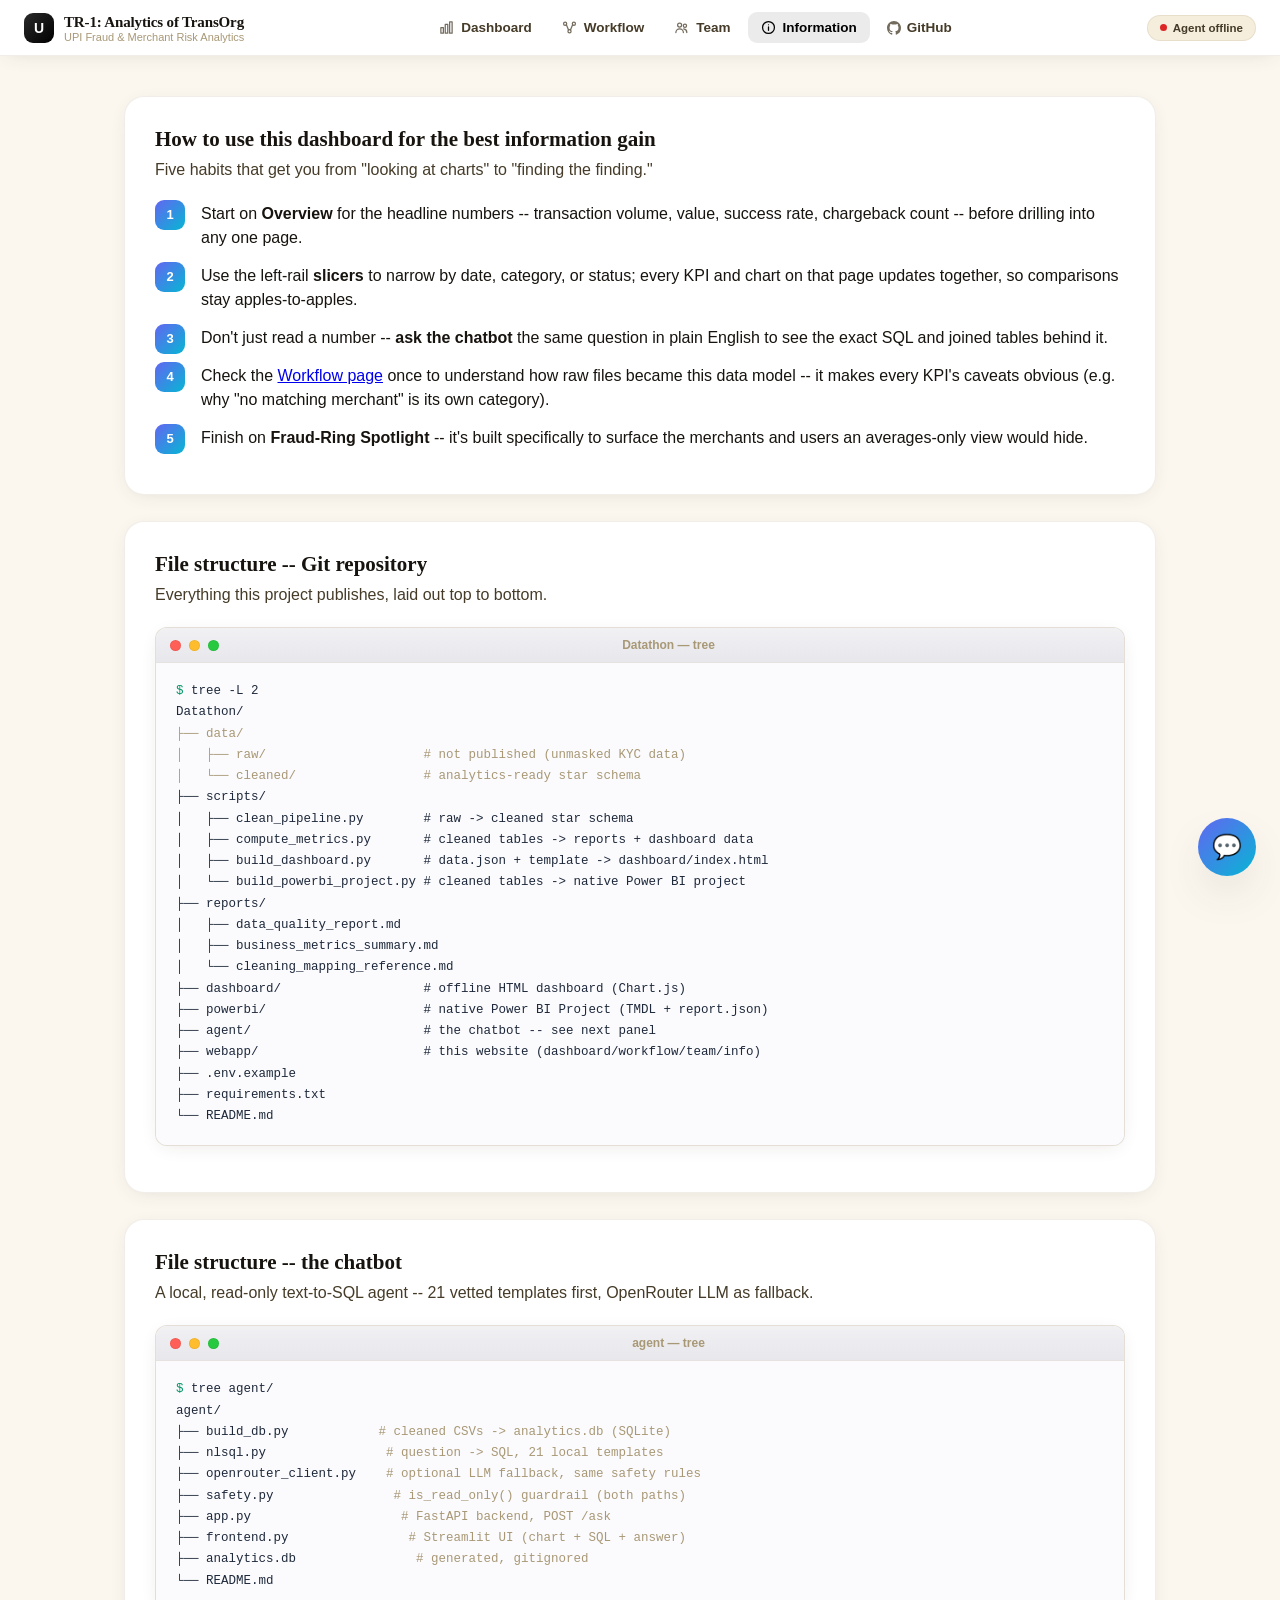
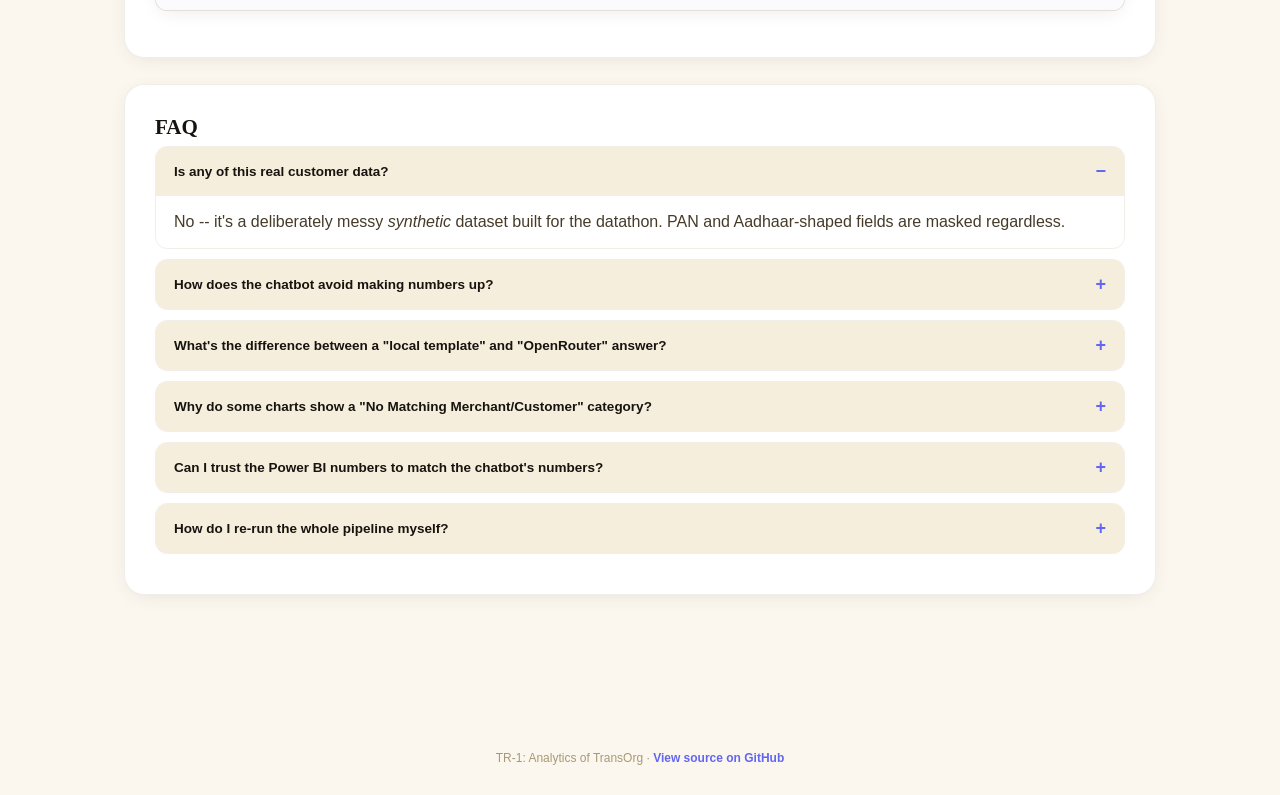
<file: webapp/information.html>
<!DOCTYPE html>
<html lang="en">
<head>
<meta charset="UTF-8" />
<meta name="viewport" content="width=device-width, initial-scale=1.0" />
<title>Analytics of TransOrg</title>
<script src="chart.umd.min.js"></script>
<link rel="stylesheet" href="nav-bar.css" />
<link rel="stylesheet" href="chat-widget.css" />
<style>
  :root {
    --page:           #FBF7EF;
    --surface-1:      #FFFFFF;
    --surface-2:      #F5EEDD;
    --surface-3:      #EDE2C9;
    --border:         rgba(120, 90, 40, 0.10);
    --border-strong:  rgba(120, 90, 40, 0.18);
    --text-primary:   #17130E;
    --text-secondary: #453B28;
    --text-muted:     #A89876;
    --accent:         #6366F1;
    --accent-2:       #06B6D4;
    --good:           #059669;
    --warning:        #D97706;
    --critical:       #DC2626;
    --shadow-card:    0 4px 20px -6px rgba(60, 45, 20, 0.12);
    --shadow-pop:     0 20px 48px -12px rgba(60, 45, 20, 0.22);
    --radius:         16px;
    --font-header:    'Times New Roman', Times, serif;
    --font-content:   Arial, Helvetica, sans-serif;
    --font-ui:        Arial, Helvetica, sans-serif;
  }
  * { box-sizing: border-box; }
  [hidden] { display: none !important; }
  html, body { margin: 0; padding: 0; background: var(--page); color: var(--text-primary); font-family: var(--font-ui); }
  h1, h2, h3, .brand strong { font-family: var(--font-header); font-weight: 800; }
  p, li, .faq-a { font-family: var(--font-content); font-size: 1em; line-height: 1.5; }

  main { max-width: 1080px; margin: 0 auto; padding: 40px 24px 100px; }
  section.block {
    background: var(--surface-1); border: 1px solid var(--border); border-radius: 20px;
    padding: 30px 30px; margin-bottom: 26px; box-shadow: var(--shadow-card);
  }
  .block h2 { margin: 0 0 6px; font-size: 21px; }
  .block > p.lede { margin: 0 0 20px; color: var(--text-secondary); }

  /* ---- How-to steps (top) ---- */
  .howto-list { list-style: none; margin: 0; padding: 0; counter-reset: howto; }
  .howto-list li {
    counter-increment: howto; position: relative; padding-left: 46px; margin-bottom: 14px; font-size: 1em;
  }
  .howto-list li::before {
    content: counter(howto); position: absolute; left: 0; top: -2px;
    width: 30px; height: 30px; border-radius: 9px; background: linear-gradient(135deg, var(--accent), var(--accent-2));
    color: #fff; font-family: var(--font-ui); font-weight: 800; font-size: 13px;
    display: flex; align-items: center; justify-content: center;
  }

  /* ---- Mac terminal ---- */
  .mac-terminal {
    background: #FBFBFD; border-radius: 12px; border: 1px solid var(--border-strong);
    box-shadow: var(--shadow-card); overflow: hidden; margin: 16px 0;
  }
  .mac-terminal .titlebar {
    display: flex; align-items: center; gap: 8px; padding: 10px 14px;
    background: linear-gradient(180deg, #F1F1F4, #E7E7EC); border-bottom: 1px solid var(--border);
  }
  .mac-terminal .dot { width: 11px; height: 11px; border-radius: 50%; box-shadow: inset 0 0 0 1px rgba(0,0,0,0.06); }
  .mac-terminal .dot.red { background: #FF5F56; }
  .mac-terminal .dot.yellow { background: #FFBD2E; }
  .mac-terminal .dot.green { background: #27C93F; }
  .mac-terminal .fname { flex: 1; text-align: center; font-size: 12px; color: var(--text-muted); font-family: var(--font-ui); font-weight: 600; }
  .mac-terminal pre {
    margin: 0; padding: 18px 20px; font-family: "SFMono-Regular", Menlo, Consolas, monospace;
    font-size: 12.5px; line-height: 1.7; color: #1E293B; background: #FBFBFD; overflow-x: auto;
  }
  .mac-terminal .prompt { color: var(--good); }
  .mac-terminal .comment { color: var(--text-muted); }

  /* ---- FAQ ---- */
  details.faq { border: 1px solid var(--border); border-radius: 12px; margin-bottom: 10px; overflow: hidden; }
  details.faq summary {
    cursor: pointer; padding: 14px 18px; font-family: var(--font-ui); font-weight: 700; font-size: 13.5px;
    background: var(--surface-2); list-style: none; display: flex; align-items: center; justify-content: space-between;
  }
  details.faq summary::-webkit-details-marker { display: none; }
  details.faq summary::after { content: "+"; font-size: 18px; color: var(--accent); font-family: var(--font-ui); }
  details.faq[open] summary::after { content: "\2212"; }
  details.faq .faq-a { padding: 14px 18px; color: var(--text-secondary); }

  footer.page-foot { text-align: center; color: var(--text-muted); font-size: 12px; padding: 30px 24px; font-family: var(--font-ui); }
  footer.page-foot a { color: var(--accent); text-decoration: none; font-weight: 600; }
</style>
</head>
<body>

<nav class="top-nav" id="siteNav" data-active="information"></nav>

<main>

  <!-- ============ How to use ============ -->
  <section class="block">
    <h2>How to use this dashboard for the best information gain</h2>
    <p class="lede">Five habits that get you from "looking at charts" to "finding the finding."</p>
    <ol class="howto-list">
      <li>Start on <strong>Overview</strong> for the headline numbers -- transaction volume, value, success rate, chargeback count -- before drilling into any one page.</li>
      <li>Use the left-rail <strong>slicers</strong> to narrow by date, category, or status; every KPI and chart on that page updates together, so comparisons stay apples-to-apples.</li>
      <li>Don't just read a number -- <strong>ask the chatbot</strong> the same question in plain English to see the exact SQL and joined tables behind it.</li>
      <li>Check the <a href="workflow.html">Workflow page</a> once to understand how raw files became this data model -- it makes every KPI's caveats obvious (e.g. why "no matching merchant" is its own category).</li>
      <li>Finish on <strong>Fraud-Ring Spotlight</strong> -- it's built specifically to surface the merchants and users an averages-only view would hide.</li>
    </ol>
  </section>

  <!-- ============ Git repo structure ============ -->
  <section class="block">
    <h2>File structure -- Git repository</h2>
    <p class="lede">Everything this project publishes, laid out top to bottom.</p>
    <div class="mac-terminal">
      <div class="titlebar"><span class="dot red"></span><span class="dot yellow"></span><span class="dot green"></span><span class="fname">Datathon — tree</span></div>
      <pre><span class="prompt">$</span> tree -L 2
Datathon/
<span class="comment">├── data/</span>
<span class="comment">│   ├── raw/                     # not published (unmasked KYC data)</span>
<span class="comment">│   └── cleaned/                 # analytics-ready star schema</span>
├── scripts/
│   ├── clean_pipeline.py        # raw -&gt; cleaned star schema
│   ├── compute_metrics.py       # cleaned tables -&gt; reports + dashboard data
│   ├── build_dashboard.py       # data.json + template -&gt; dashboard/index.html
│   └── build_powerbi_project.py # cleaned tables -&gt; native Power BI project
├── reports/
│   ├── data_quality_report.md
│   ├── business_metrics_summary.md
│   └── cleaning_mapping_reference.md
├── dashboard/                   # offline HTML dashboard (Chart.js)
├── powerbi/                     # native Power BI Project (TMDL + report.json)
├── agent/                       # the chatbot -- see next panel
├── webapp/                      # this website (dashboard/workflow/team/info)
├── .env.example
├── requirements.txt
└── README.md</pre>
    </div>
  </section>

  <!-- ============ Chatbot structure ============ -->
  <section class="block">
    <h2>File structure -- the chatbot</h2>
    <p class="lede">A local, read-only text-to-SQL agent -- 21 vetted templates first, OpenRouter LLM as fallback.</p>
    <div class="mac-terminal">
      <div class="titlebar"><span class="dot red"></span><span class="dot yellow"></span><span class="dot green"></span><span class="fname">agent — tree</span></div>
      <pre><span class="prompt">$</span> tree agent/
agent/
├── build_db.py            <span class="comment"># cleaned CSVs -&gt; analytics.db (SQLite)</span>
├── nlsql.py                <span class="comment"># question -&gt; SQL, 21 local templates</span>
├── openrouter_client.py    <span class="comment"># optional LLM fallback, same safety rules</span>
├── safety.py                <span class="comment"># is_read_only() guardrail (both paths)</span>
├── app.py                    <span class="comment"># FastAPI backend, POST /ask</span>
├── frontend.py                <span class="comment"># Streamlit UI (chart + SQL + answer)</span>
├── analytics.db                <span class="comment"># generated, gitignored</span>
└── README.md</pre>
    </div>
  </section>

  <!-- ============ FAQ ============ -->
  <section class="block">
    <h2>FAQ</h2>
    <details class="faq" open>
      <summary>Is any of this real customer data?</summary>
      <div class="faq-a">No -- it's a deliberately messy <em>synthetic</em> dataset built for the datathon. PAN and Aadhaar-shaped fields are masked regardless.</div>
    </details>
    <details class="faq">
      <summary>How does the chatbot avoid making numbers up?</summary>
      <div class="faq-a">Every answer runs a real, read-only SQL query first (checked by <code>is_read_only()</code>), then a second call turns the actual returned rows into a sentence -- it never answers from "memory."</div>
    </details>
    <details class="faq">
      <summary>What's the difference between a "local template" and "OpenRouter" answer?</summary>
      <div class="faq-a">21 common questions are answered by fixed, hand-checked SQL templates -- free, instant, zero network calls. Anything else falls back to an LLM call via OpenRouter, which plans its own SQL but must still pass the same safety check.</div>
    </details>
    <details class="faq">
      <summary>Why do some charts show a "No Matching Merchant/Customer" category?</summary>
      <div class="faq-a">Only ~48% of transactions match a real merchant record and ~32% match a real customer record -- that's an intentional feature of this dataset, not a bug. Rather than hide it, every join gap is its own labelled category.</div>
    </details>
    <details class="faq">
      <summary>Can I trust the Power BI numbers to match the chatbot's numbers?</summary>
      <div class="faq-a">Yes -- both read the exact same four cleaned CSVs (<code>data/cleaned/</code>). There's only one source of truth in this project.</div>
    </details>
    <details class="faq">
      <summary>How do I re-run the whole pipeline myself?</summary>
      <div class="faq-a">See the root <code>README.md</code> -- in short: <code>python3 scripts/clean_pipeline.py</code> then <code>compute_metrics.py</code>, <code>build_dashboard.py</code>, <code>build_powerbi_project.py</code>, and <code>agent/build_db.py</code>.</div>
    </details>
  </section>

</main>

<footer class="page-foot">
  TR-1: Analytics of TransOrg &middot; <a href="https://github.com/Manudevchhiller/Datathon" target="_blank" rel="noopener">View source on GitHub</a>
</footer>

<script>
  window.CHAT_CONFIG = { API_BASE_URL: window.location.protocol + "//" + window.location.hostname + ":8000" };
</script>
<script src="nav-bar.js"></script>
<script src="chat-widget.js"></script>
</body>
</html>
</file>
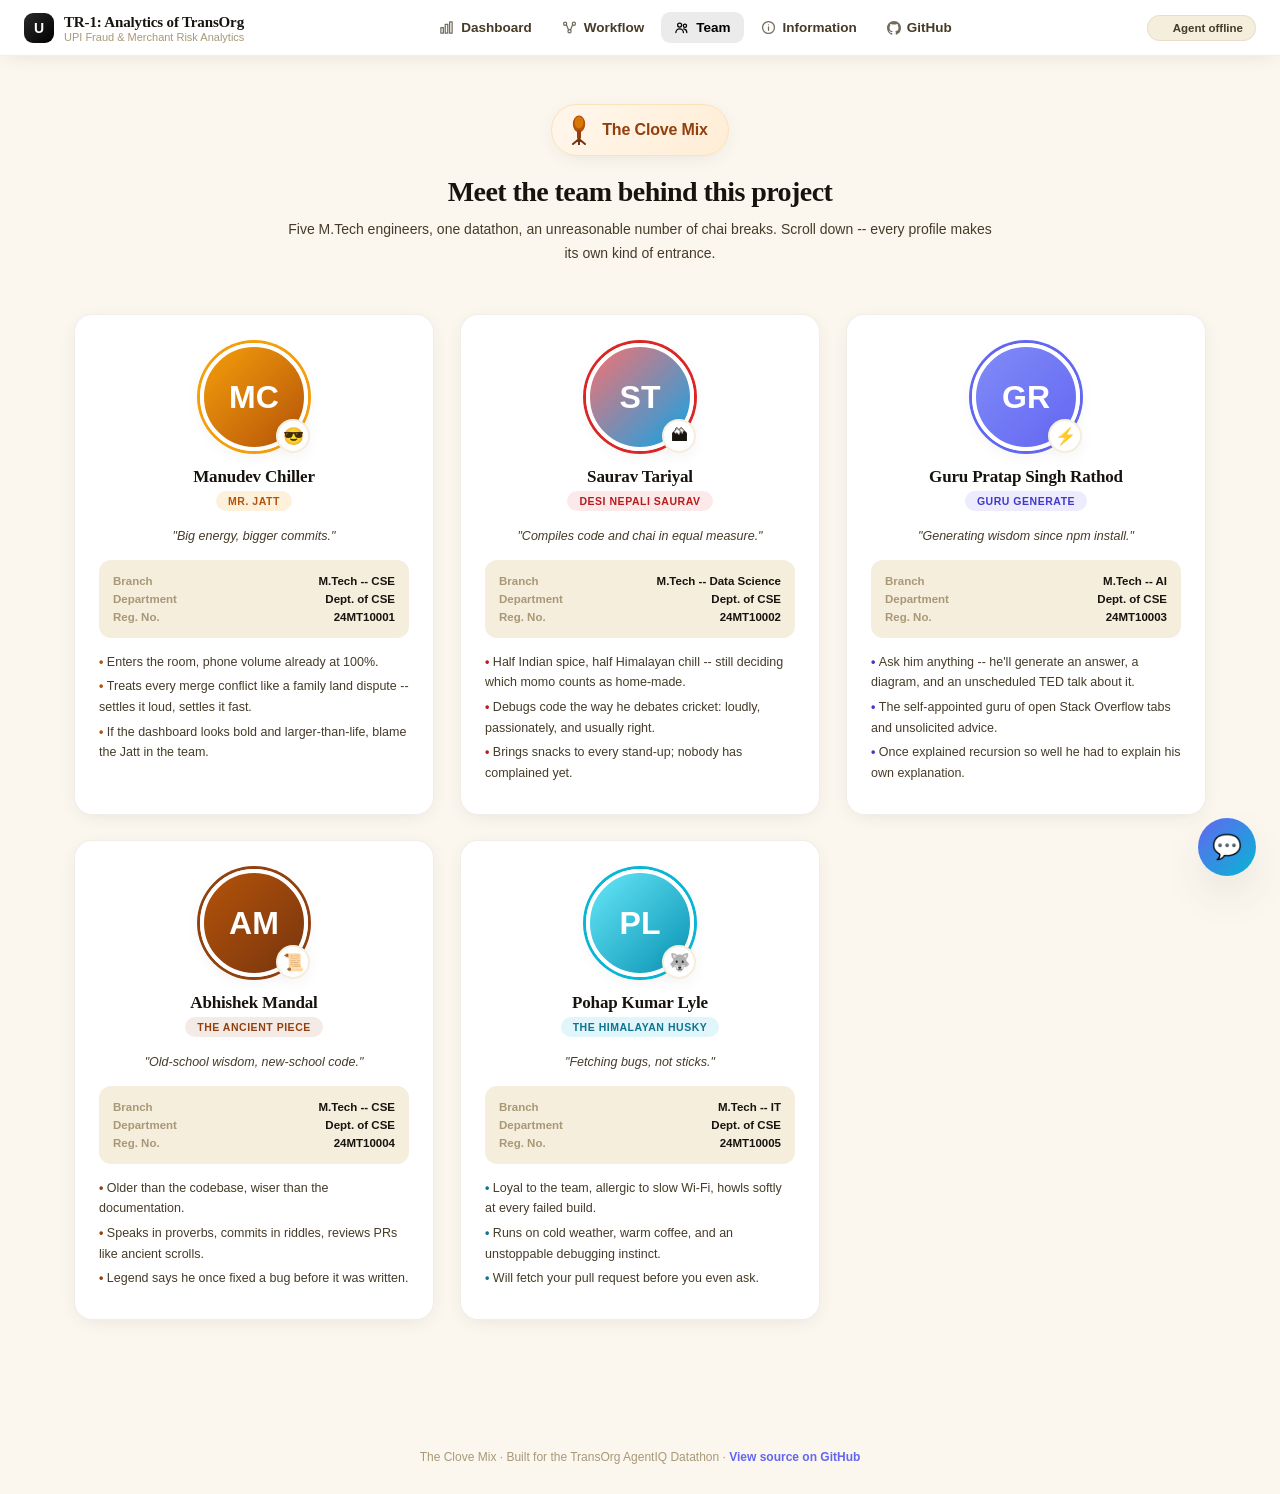
<file: webapp/team.html>
<!DOCTYPE html>
<html lang="en">
<head>
<meta charset="UTF-8" />
<meta name="viewport" content="width=device-width, initial-scale=1.0" />
<title>Analytics of TransOrg</title>
<script src="chart.umd.min.js"></script>
<link rel="stylesheet" href="nav-bar.css" />
<link rel="stylesheet" href="chat-widget.css" />
<style>
  :root {
    --page:           #FBF7EF;
    --surface-1:      #FFFFFF;
    --surface-2:      #F5EEDD;
    --surface-3:      #EDE2C9;
    --border:         rgba(120, 90, 40, 0.10);
    --border-strong:  rgba(120, 90, 40, 0.18);
    --text-primary:   #17130E;
    --text-secondary: #453B28;
    --text-muted:     #A89876;
    --accent:         #6366F1;
    --accent-2:       #06B6D4;
    --clove:          #92400E;
    --clove-2:        #B45309;
    --shadow-card:    0 4px 20px -6px rgba(60, 45, 20, 0.12);
    --shadow-pop:     0 20px 48px -12px rgba(60, 45, 20, 0.22);
    --radius:         18px;
    --font-header:    'Times New Roman', Times, serif;
    --font-content:   Arial, Helvetica, sans-serif;
    --font-ui:        Arial, Helvetica, sans-serif;
  }
  * { box-sizing: border-box; }
  [hidden] { display: none !important; }
  html, body { margin: 0; padding: 0; background: var(--page); color: var(--text-primary); font-family: var(--font-ui); }
  h1, .brand strong, .p-name { font-family: var(--font-header); font-weight: 800; }
  .hero p, .p-bio, .p-tagline { font-family: var(--font-content); font-size: 1em; line-height: 1.5; }

  main { max-width: 1180px; margin: 0 auto; padding: 48px 24px 100px; }

  .hero { text-align: center; max-width: 720px; margin: 0 auto 40px; }
  .clove-badge {
    display: inline-flex; align-items: center; gap: 10px;
    background: linear-gradient(135deg, #FFF7ED, #FFEDD5);
    border: 1px solid #FDE1B8; border-radius: 999px; padding: 10px 20px 10px 14px;
    box-shadow: var(--shadow-card); margin-bottom: 20px;
  }
  .clove-badge span.tname { font-weight: 800; font-size: 16px; color: var(--clove); letter-spacing: -0.01em; }
  .hero h1 { font-size: 28px; margin: 0 0 10px; letter-spacing: -0.02em; }
  .hero p { color: var(--text-secondary); font-size: 14px; line-height: 1.7; margin: 0; }

  .grid {
    display: grid; grid-template-columns: repeat(auto-fit, minmax(280px, 1fr));
    gap: 26px; margin-top: 48px;
  }

  .profile {
    background: var(--surface-1); border: 1px solid var(--border); border-radius: var(--radius);
    box-shadow: var(--shadow-card); padding: 28px 24px 26px; text-align: center;
    opacity: 0; will-change: transform, opacity;
    transition: opacity 0.7s cubic-bezier(.22,1,.36,1), transform 0.7s cubic-bezier(.22,1,.36,1), box-shadow 0.3s ease;
  }
  .profile:hover { box-shadow: var(--shadow-pop); transform: translateY(-6px) !important; }

  /* five distinct reveal styles */
  .anim-up { transform: translateY(46px); }
  .anim-up.revealed { opacity: 1; transform: translateY(0); }

  .anim-left { transform: translateX(-60px) rotate(-3deg); }
  .anim-left.revealed { opacity: 1; transform: translateX(0) rotate(0); }

  .anim-right { transform: translateX(60px) rotate(3deg); }
  .anim-right.revealed { opacity: 1; transform: translateX(0) rotate(0); }

  .anim-zoom { transform: scale(0.78); }
  .anim-zoom.revealed { opacity: 1; transform: scale(1); }

  .anim-flip { transform: perspective(800px) rotateY(38deg) translateY(20px); }
  .anim-flip.revealed { opacity: 1; transform: perspective(800px) rotateY(0) translateY(0); }

  .avatar-wrap { position: relative; width: 108px; height: 108px; margin: 0 auto 16px; }
  .avatar {
    width: 108px; height: 108px; border-radius: 50%;
    display: flex; align-items: center; justify-content: center;
    font-size: 32px; font-weight: 800; color: #fff;
    border: 4px solid var(--surface-1); box-shadow: 0 0 0 3px var(--ring, #6366F1), var(--shadow-card);
  }
  .avatar-badge {
    position: absolute; bottom: -2px; right: -2px; width: 34px; height: 34px; border-radius: 50%;
    background: var(--surface-1); border: 2px solid var(--surface-2); box-shadow: var(--shadow-card);
    display: flex; align-items: center; justify-content: center; font-size: 17px;
  }

  .p-name { font-size: 17px; font-weight: 800; margin: 2px 0 4px; letter-spacing: -0.01em; }
  .p-nick {
    display: inline-block; font-size: 10.5px; font-weight: 800; text-transform: uppercase; letter-spacing: .05em;
    color: var(--nick-fg, #4F46E5); background: var(--nick-bg, rgba(99,102,241,0.1));
    padding: 4px 12px; border-radius: 999px; margin-bottom: 12px;
  }
  .p-tagline { font-size: 12.5px; font-style: italic; color: var(--text-secondary); margin: 4px 0 14px; line-height: 1.5; }

  .p-meta { text-align: left; background: var(--surface-2); border-radius: 12px; padding: 12px 14px; margin-bottom: 14px; }
  .p-meta-row { display: flex; justify-content: space-between; gap: 8px; font-size: 11.5px; padding: 3px 0; }
  .p-meta-row .k { color: var(--text-muted); font-weight: 600; }
  .p-meta-row .v { color: var(--text-primary); font-weight: 600; text-align: right; }

  .p-bio { font-size: 12.5px; color: var(--text-secondary); line-height: 1.65; text-align: left; }
  .p-bio span.line { display: block; margin-bottom: 4px; }
  .p-bio span.line::before { content: "\2022  "; color: var(--nick-fg, #6366F1); font-weight: 800; }

  footer.page-foot { text-align: center; color: var(--text-muted); font-size: 12px; padding: 30px 24px; }
  footer.page-foot a { color: var(--accent); text-decoration: none; font-weight: 600; }

  @media (max-width: 640px) {
    .nav-links a:not(.gh-link) span.label { display: none; }
  }
</style>
</head>
<body>

<nav class="top-nav" id="siteNav" data-active="team"></nav>

<main>
  <div class="hero">
    <div class="clove-badge">
      <svg width="26" height="30" viewBox="0 0 26 30" xmlns="http://www.w3.org/2000/svg">
        <ellipse cx="13" cy="9" rx="6.2" ry="8.4" fill="#B45309"/>
        <ellipse cx="13" cy="7.5" rx="4.4" ry="6" fill="#D97706"/>
        <rect x="11" y="15" width="4" height="9" rx="1.6" fill="#92400E"/>
        <path d="M13 24 L7 29 M13 24 L13 30 M13 24 L19 29" stroke="#78350F" stroke-width="2" stroke-linecap="round"/>
      </svg>
      <span class="tname">The Clove Mix</span>
    </div>
    <h1>Meet the team behind this project</h1>
    <p>Five M.Tech engineers, one datathon, an unreasonable number of chai breaks. Scroll down -- every profile makes its own kind of entrance.</p>
  </div>

  <div class="grid">

    <!-- 1. Manudev Chiller -->
    <div class="profile anim-up" style="--ring:#F59E0B; --nick-fg:#B45309; --nick-bg:rgba(245,158,11,0.14);">
      <div class="avatar-wrap">
        <div class="avatar" style="background:linear-gradient(135deg,#F59E0B,#B45309);">MC</div>
        <div class="avatar-badge">&#128526;</div>
      </div>
      <div class="p-name">Manudev Chiller</div>
      <div class="p-nick">Mr. Jatt</div>
      <div class="p-tagline">"Big energy, bigger commits."</div>
      <div class="p-meta">
        <div class="p-meta-row"><span class="k">Branch</span><span class="v">M.Tech -- CSE</span></div>
        <div class="p-meta-row"><span class="k">Department</span><span class="v">Dept. of CSE</span></div>
        <div class="p-meta-row"><span class="k">Reg. No.</span><span class="v">24MT10001</span></div>
      </div>
      <div class="p-bio">
        <span class="line">Enters the room, phone volume already at 100%.</span>
        <span class="line">Treats every merge conflict like a family land dispute -- settles it loud, settles it fast.</span>
        <span class="line">If the dashboard looks bold and larger-than-life, blame the Jatt in the team.</span>
      </div>
    </div>

    <!-- 2. Saurav Tariyal -->
    <div class="profile anim-left" style="--ring:#DC2626; --nick-fg:#B91C1C; --nick-bg:rgba(220,38,38,0.1);">
      <div class="avatar-wrap">
        <div class="avatar" style="background:linear-gradient(135deg,#F87171,#0EA5E9);">ST</div>
        <div class="avatar-badge">&#127956;</div>
      </div>
      <div class="p-name">Saurav Tariyal</div>
      <div class="p-nick">Desi Nepali Saurav</div>
      <div class="p-tagline">"Compiles code and chai in equal measure."</div>
      <div class="p-meta">
        <div class="p-meta-row"><span class="k">Branch</span><span class="v">M.Tech -- Data Science</span></div>
        <div class="p-meta-row"><span class="k">Department</span><span class="v">Dept. of CSE</span></div>
        <div class="p-meta-row"><span class="k">Reg. No.</span><span class="v">24MT10002</span></div>
      </div>
      <div class="p-bio">
        <span class="line">Half Indian spice, half Himalayan chill -- still deciding which momo counts as home-made.</span>
        <span class="line">Debugs code the way he debates cricket: loudly, passionately, and usually right.</span>
        <span class="line">Brings snacks to every stand-up; nobody has complained yet.</span>
      </div>
    </div>

    <!-- 3. Guru Pratap Singh Rathod -->
    <div class="profile anim-right" style="--ring:#6366F1; --nick-fg:#4338CA; --nick-bg:rgba(99,102,241,0.12);">
      <div class="avatar-wrap">
        <div class="avatar" style="background:linear-gradient(135deg,#818CF8,#6366F1);">GR</div>
        <div class="avatar-badge">&#9889;</div>
      </div>
      <div class="p-name">Guru Pratap Singh Rathod</div>
      <div class="p-nick">Guru Generate</div>
      <div class="p-tagline">"Generating wisdom since npm install."</div>
      <div class="p-meta">
        <div class="p-meta-row"><span class="k">Branch</span><span class="v">M.Tech -- AI</span></div>
        <div class="p-meta-row"><span class="k">Department</span><span class="v">Dept. of CSE</span></div>
        <div class="p-meta-row"><span class="k">Reg. No.</span><span class="v">24MT10003</span></div>
      </div>
      <div class="p-bio">
        <span class="line">Ask him anything -- he'll generate an answer, a diagram, and an unscheduled TED talk about it.</span>
        <span class="line">The self-appointed guru of open Stack Overflow tabs and unsolicited advice.</span>
        <span class="line">Once explained recursion so well he had to explain his own explanation.</span>
      </div>
    </div>

    <!-- 4. Abhishek Mandal -->
    <div class="profile anim-zoom" style="--ring:#92400E; --nick-fg:#92400E; --nick-bg:rgba(146,64,14,0.1);">
      <div class="avatar-wrap">
        <div class="avatar" style="background:linear-gradient(135deg,#B45309,#78350F);">AM</div>
        <div class="avatar-badge">&#128220;</div>
      </div>
      <div class="p-name">Abhishek Mandal</div>
      <div class="p-nick">The Ancient Piece</div>
      <div class="p-tagline">"Old-school wisdom, new-school code."</div>
      <div class="p-meta">
        <div class="p-meta-row"><span class="k">Branch</span><span class="v">M.Tech -- CSE</span></div>
        <div class="p-meta-row"><span class="k">Department</span><span class="v">Dept. of CSE</span></div>
        <div class="p-meta-row"><span class="k">Reg. No.</span><span class="v">24MT10004</span></div>
      </div>
      <div class="p-bio">
        <span class="line">Older than the codebase, wiser than the documentation.</span>
        <span class="line">Speaks in proverbs, commits in riddles, reviews PRs like ancient scrolls.</span>
        <span class="line">Legend says he once fixed a bug before it was written.</span>
      </div>
    </div>

    <!-- 5. Pohap Kumar Lyle -->
    <div class="profile anim-flip" style="--ring:#06B6D4; --nick-fg:#0E7490; --nick-bg:rgba(6,182,212,0.12);">
      <div class="avatar-wrap">
        <div class="avatar" style="background:linear-gradient(135deg,#67E8F9,#0891B2);">PL</div>
        <div class="avatar-badge">&#128058;</div>
      </div>
      <div class="p-name">Pohap Kumar Lyle</div>
      <div class="p-nick">The Himalayan Husky</div>
      <div class="p-tagline">"Fetching bugs, not sticks."</div>
      <div class="p-meta">
        <div class="p-meta-row"><span class="k">Branch</span><span class="v">M.Tech -- IT</span></div>
        <div class="p-meta-row"><span class="k">Department</span><span class="v">Dept. of CSE</span></div>
        <div class="p-meta-row"><span class="k">Reg. No.</span><span class="v">24MT10005</span></div>
      </div>
      <div class="p-bio">
        <span class="line">Loyal to the team, allergic to slow Wi-Fi, howls softly at every failed build.</span>
        <span class="line">Runs on cold weather, warm coffee, and an unstoppable debugging instinct.</span>
        <span class="line">Will fetch your pull request before you even ask.</span>
      </div>
    </div>

  </div>
</main>

<footer class="page-foot">
  The Clove Mix &middot; Built for the TransOrg AgentIQ Datathon &middot; <a href="https://github.com/Manudevchhiller/Datathon" target="_blank" rel="noopener">View source on GitHub</a>
</footer>

<script>
  const cards = document.querySelectorAll(".profile");
  const io = new IntersectionObserver((entries) => {
    entries.forEach((entry) => {
      if (entry.isIntersecting) {
        entry.target.classList.add("revealed");
        io.unobserve(entry.target);
      }
    });
  }, { threshold: 0.2, rootMargin: "0px 0px -40px 0px" });
  cards.forEach((c, i) => {
    c.style.transitionDelay = (i * 0.06) + "s";
    io.observe(c);
  });
</script>
<script>
  window.CHAT_CONFIG = { API_BASE_URL: window.location.protocol + "//" + window.location.hostname + ":8000" };
</script>
<script src="nav-bar.js"></script>
<script src="chat-widget.js"></script>
</body>
</html>
</file>
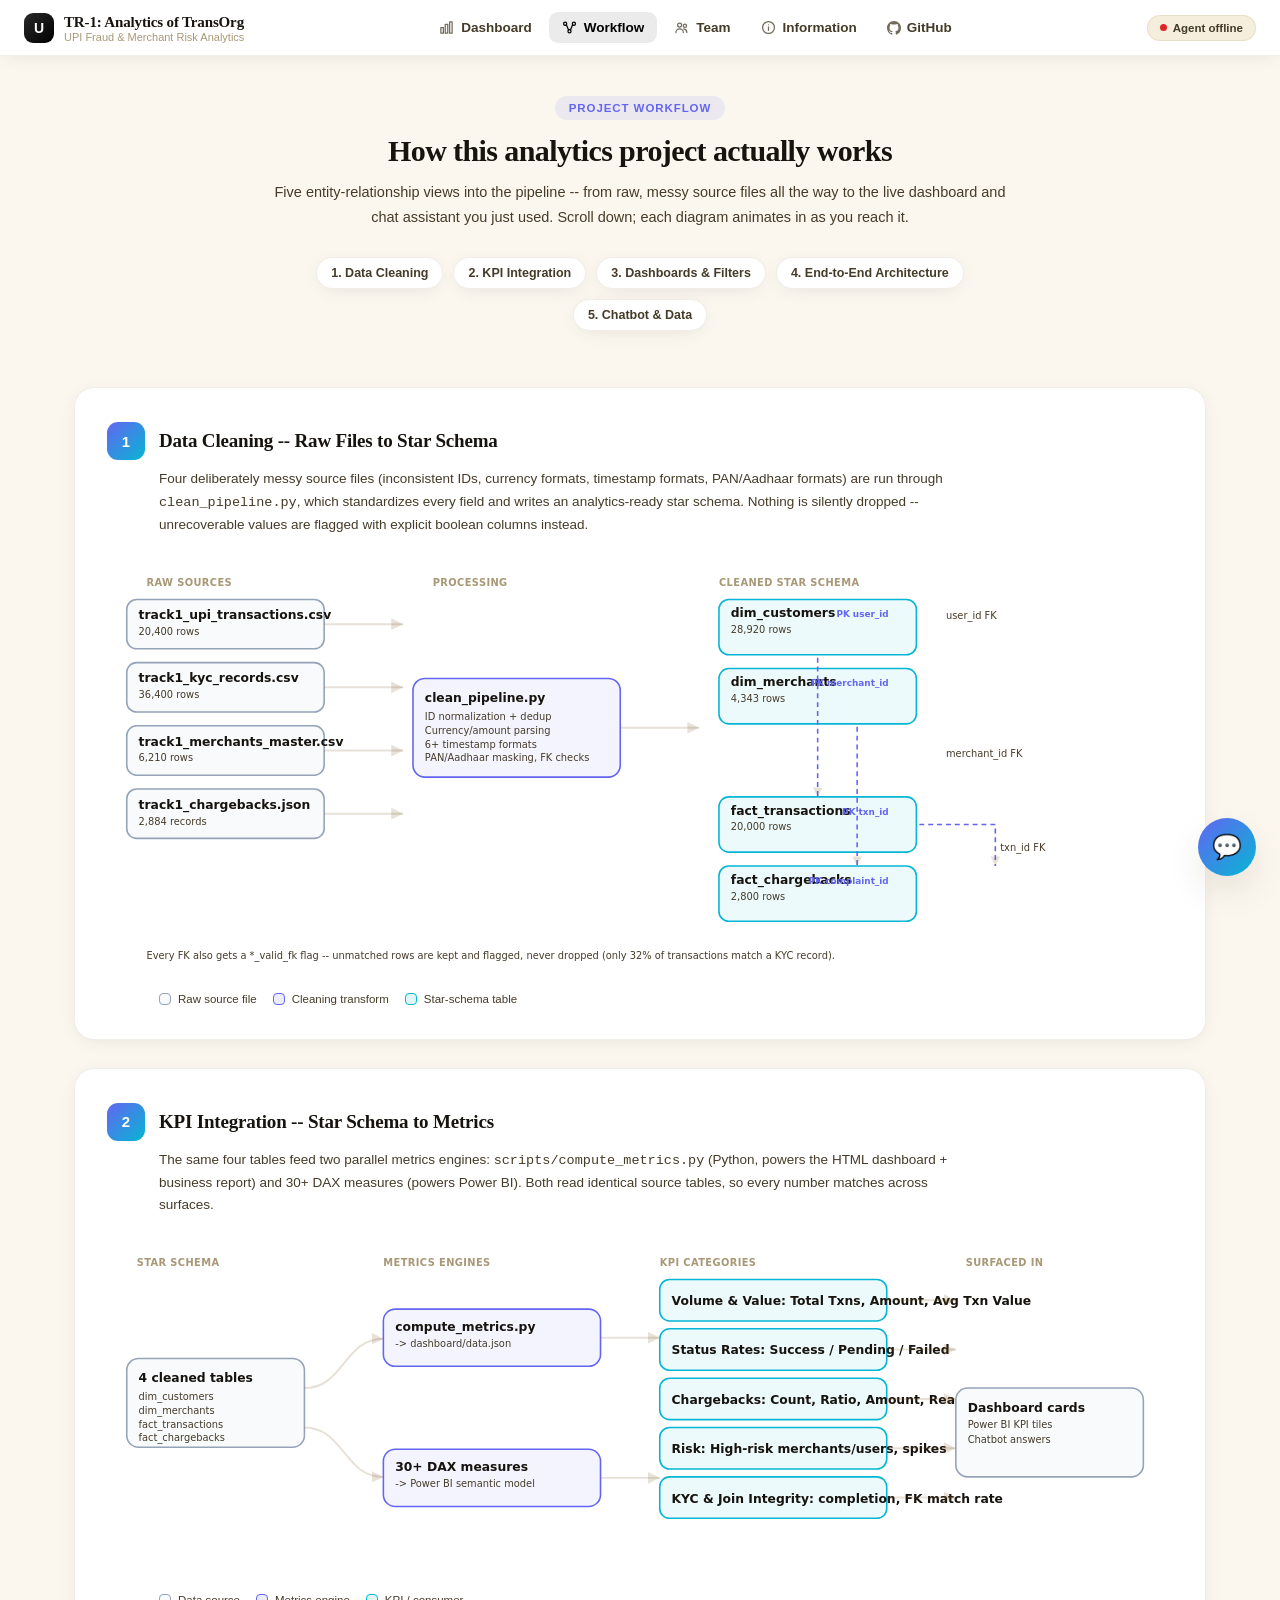
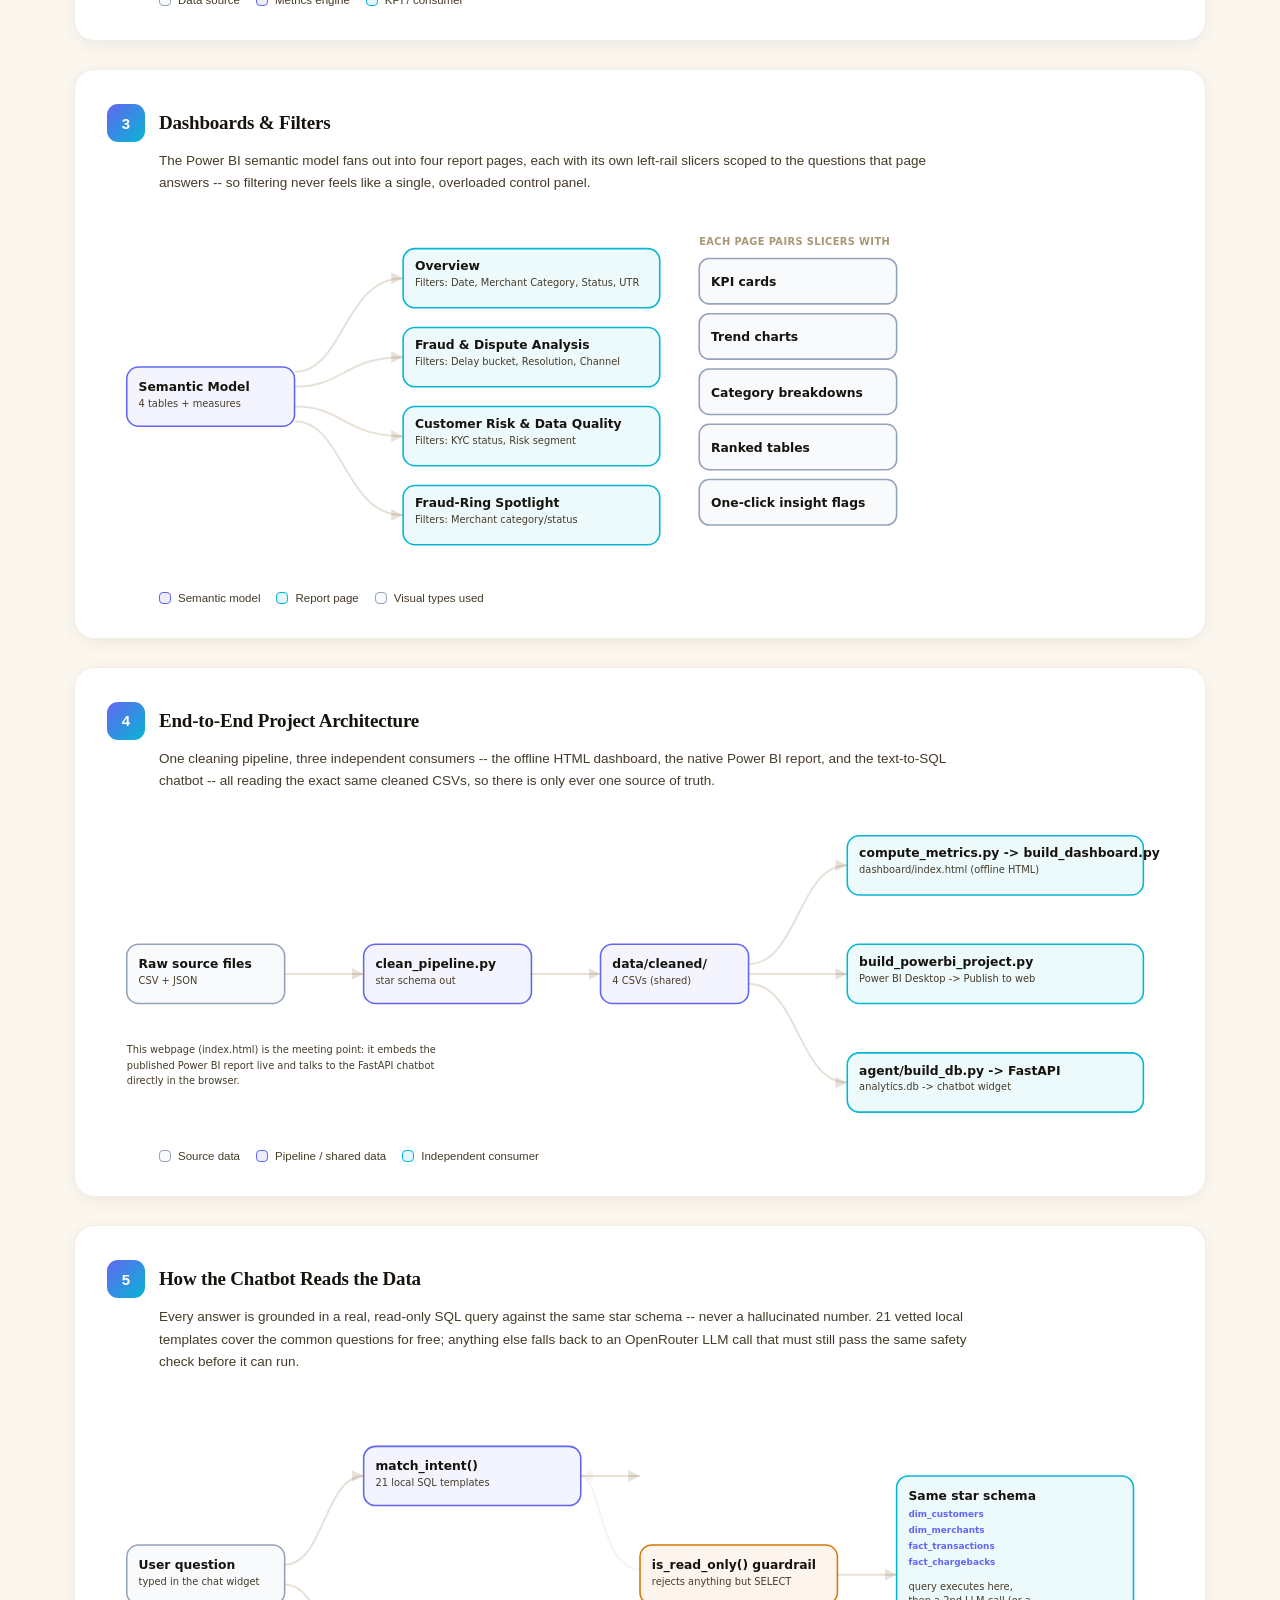
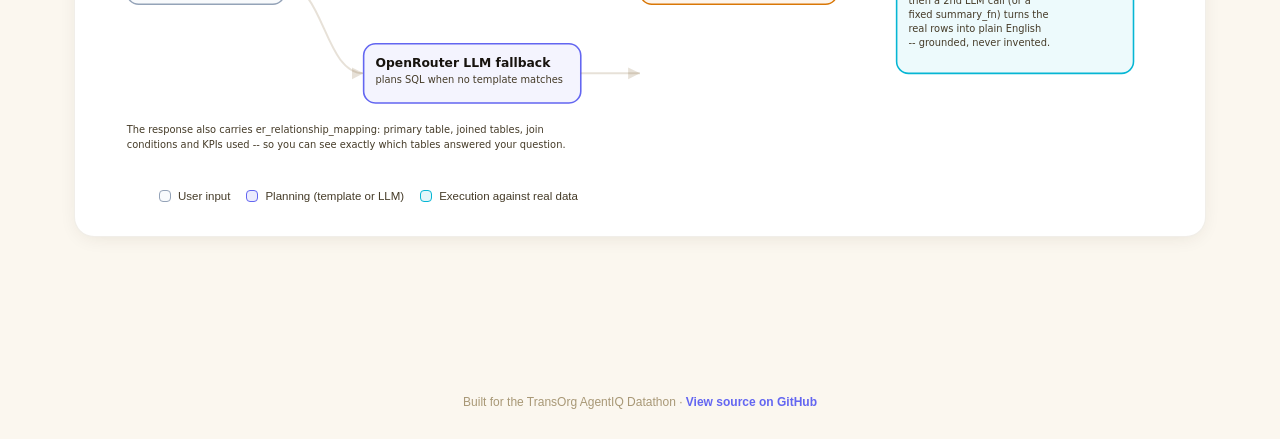
<file: webapp/workflow.html>
<!DOCTYPE html>
<html lang="en">
<head>
<meta charset="UTF-8" />
<meta name="viewport" content="width=device-width, initial-scale=1.0" />
<title>Analytics of TransOrg</title>
<script src="chart.umd.min.js"></script>
<link rel="stylesheet" href="nav-bar.css" />
<link rel="stylesheet" href="chat-widget.css" />
<style>
  :root {
    --page:           #FBF7EF;
    --surface-1:      #FFFFFF;
    --surface-2:      #F5EEDD;
    --surface-3:      #EDE2C9;
    --border:         rgba(120, 90, 40, 0.10);
    --border-strong:  rgba(120, 90, 40, 0.18);
    --text-primary:   #17130E;
    --text-secondary: #453B28;
    --text-muted:     #A89876;
    --accent:         #6366F1;
    --accent-2:       #06B6D4;
    --good:           #059669;
    --warning:        #D97706;
    --critical:       #DC2626;
    --shadow-card:    0 4px 20px -6px rgba(60, 45, 20, 0.12);
    --shadow-pop:     0 16px 40px -10px rgba(60, 45, 20, 0.22);
    --radius:         16px;
    --font-header:    'Times New Roman', Times, serif;
    --font-content:   Arial, Helvetica, sans-serif;
    --font-ui:        Arial, Helvetica, sans-serif;
  }
  * { box-sizing: border-box; }
  [hidden] { display: none !important; }
  html, body { margin: 0; padding: 0; background: var(--page); color: var(--text-primary); font-family: var(--font-ui); }
  h1, h2, .brand strong { font-family: var(--font-header); font-weight: 800; }
  .hero p, .step-desc { font-family: var(--font-content); font-size: 1em; line-height: 1.55; }

  /* ---- Page layout ---- */
  main { max-width: 1180px; margin: 0 auto; padding: 40px 24px 100px; }
  .hero { text-align: center; max-width: 760px; margin: 0 auto 56px; }
  .hero .eyebrow {
    display: inline-block; font-size: 11.5px; font-weight: 700; letter-spacing: .08em; text-transform: uppercase;
    color: var(--accent); background: rgba(99,102,241,0.1); padding: 6px 14px; border-radius: 999px; margin-bottom: 14px;
  }
  .hero h1 { font-size: 30px; margin: 0 0 12px; letter-spacing: -0.02em; }
  .hero p { color: var(--text-secondary); font-size: 14.5px; line-height: 1.7; margin: 0; }

  .toc { display: flex; flex-wrap: wrap; justify-content: center; gap: 10px; margin: 28px 0 0; }
  .toc a {
    text-decoration: none; font-size: 12.5px; font-weight: 600; color: var(--text-secondary);
    background: var(--surface-1); border: 1px solid var(--border); padding: 8px 14px; border-radius: 999px;
    transition: all 0.18s ease; box-shadow: var(--shadow-card);
  }
  .toc a:hover { color: var(--accent); border-color: var(--accent); transform: translateY(-1px); }

  section.step {
    background: var(--surface-1); border: 1px solid var(--border); border-radius: 20px;
    padding: 34px 32px; margin-bottom: 28px; box-shadow: var(--shadow-card);
    opacity: 0; transform: translateY(24px); transition: opacity 0.6s ease, transform 0.6s ease;
    scroll-margin-top: 88px;
  }
  section.step.revealed { opacity: 1; transform: translateY(0); }

  .step-head { display: flex; align-items: center; gap: 14px; margin-bottom: 8px; }
  .step-num {
    flex: 0 0 auto; width: 38px; height: 38px; border-radius: 11px;
    background: linear-gradient(135deg, var(--accent), var(--accent-2)); color: #fff;
    display: flex; align-items: center; justify-content: center; font-weight: 800; font-size: 15px;
  }
  .step-head h2 { margin: 0; font-size: 19px; letter-spacing: -0.01em; }
  .step-desc { color: var(--text-secondary); font-size: 13.5px; line-height: 1.65; margin: 0 0 24px 52px; max-width: 820px; }

  .diagram-wrap { width: 100%; overflow-x: auto; }
  .diagram-wrap svg { width: 100%; height: auto; display: block; min-width: 640px; }

  .node rect { fill: var(--surface-1); stroke: var(--border-strong); stroke-width: 1.6; }
  .node-source rect { stroke: #94A3B8; fill: #F8FAFC; }
  .node-process rect { stroke: var(--accent); fill: rgba(99,102,241,0.07); }
  .node-output rect { stroke: var(--accent-2); fill: rgba(6,182,212,0.07); }
  .node-warn rect { stroke: var(--warning); fill: rgba(217,119,6,0.07); }
  .node-title { font: 700 12.5px system-ui, sans-serif; fill: var(--text-primary); }
  .node-sub { font: 500 10px system-ui, sans-serif; fill: var(--text-secondary); }
  .node-pk { font: 700 9px system-ui, sans-serif; fill: var(--accent); }
  .cat-label { font: 700 10px system-ui, sans-serif; fill: var(--text-muted); text-transform: uppercase; letter-spacing: 0.04em; }

  .flow-line { fill: none; stroke: var(--border-strong); stroke-width: 2; }
  .flow-line.rel { stroke: var(--accent); stroke-width: 1.6; stroke-dasharray: 5 4; }
  .step.revealed .flow-line {
    stroke-dasharray: 600; stroke-dashoffset: 600;
    animation: draw 1.4s ease forwards;
  }
  .step.revealed .flow-line.rel {
    stroke-dasharray: 5 4;
    animation: none;
  }
  @keyframes draw { to { stroke-dashoffset: 0; } }

  .legend { display: flex; flex-wrap: wrap; gap: 16px; margin-top: 18px; padding-left: 52px; }
  .legend-item { display: flex; align-items: center; gap: 7px; font-size: 11.5px; color: var(--text-secondary); }
  .legend-swatch { width: 12px; height: 12px; border-radius: 4px; border: 1.6px solid; }
  .legend-swatch.source { border-color: #94A3B8; background: #F8FAFC; }
  .legend-swatch.process { border-color: var(--accent); background: rgba(99,102,241,0.12); }
  .legend-swatch.output { border-color: var(--accent-2); background: rgba(6,182,212,0.12); }

  footer.page-foot { text-align: center; color: var(--text-muted); font-size: 12px; padding: 30px 24px; }
  footer.page-foot a { color: var(--accent); text-decoration: none; font-weight: 600; }

  @media (max-width: 640px) {
    .step-desc, .legend { margin-left: 0; }
    section.step { padding: 24px 18px; }
    .nav-links a:not(.gh-link) span.label { display: none; }
  }
</style>
</head>
<body>

<nav class="top-nav" id="siteNav" data-active="workflow"></nav>

<main>
  <div class="hero">
    <span class="eyebrow">Project Workflow</span>
    <h1>How this analytics project actually works</h1>
    <p>Five entity-relationship views into the pipeline -- from raw, messy source files all the way to the live dashboard and chat assistant you just used. Scroll down; each diagram animates in as you reach it.</p>
    <div class="toc">
      <a href="#cleaning">1. Data Cleaning</a>
      <a href="#kpi">2. KPI Integration</a>
      <a href="#dashboards">3. Dashboards &amp; Filters</a>
      <a href="#architecture">4. End-to-End Architecture</a>
      <a href="#bot">5. Chatbot &amp; Data</a>
    </div>
  </div>

  <!-- ============================================================ -->
  <!-- 1. DATA CLEANING -->
  <!-- ============================================================ -->
  <section class="step" id="cleaning">
    <div class="step-head"><div class="step-num">1</div><h2>Data Cleaning -- Raw Files to Star Schema</h2></div>
    <p class="step-desc">Four deliberately messy source files (inconsistent IDs, currency formats, timestamp formats, PAN/Aadhaar formats) are run through <code>clean_pipeline.py</code>, which standardizes every field and writes an analytics-ready star schema. Nothing is silently dropped -- unrecoverable values are flagged with explicit boolean columns instead.</p>
    <div class="diagram-wrap">
      <svg viewBox="0 0 1080 420" xmlns="http://www.w3.org/2000/svg">
        <defs>
          <marker id="arrow1" markerWidth="8" markerHeight="8" refX="6" refY="3" orient="auto"><path d="M0,0 L6,3 L0,6 Z" fill="var(--border-strong)"/></marker>
        </defs>
        <text x="40" y="26" class="cat-label">Raw Sources</text>
        <g class="node node-source"><rect x="20" y="40" width="200" height="50" rx="10"/><text x="32" y="60" class="node-title">track1_upi_transactions.csv</text><text x="32" y="76" class="node-sub">20,400 rows</text></g>
        <g class="node node-source"><rect x="20" y="104" width="200" height="50" rx="10"/><text x="32" y="124" class="node-title">track1_kyc_records.csv</text><text x="32" y="140" class="node-sub">36,400 rows</text></g>
        <g class="node node-source"><rect x="20" y="168" width="200" height="50" rx="10"/><text x="32" y="188" class="node-title">track1_merchants_master.csv</text><text x="32" y="204" class="node-sub">6,210 rows</text></g>
        <g class="node node-source"><rect x="20" y="232" width="200" height="50" rx="10"/><text x="32" y="252" class="node-title">track1_chargebacks.json</text><text x="32" y="268" class="node-sub">2,884 records</text></g>

        <path class="flow-line" d="M220,65 H300" marker-end="url(#arrow1)"/>
        <path class="flow-line" d="M220,129 H300" marker-end="url(#arrow1)"/>
        <path class="flow-line" d="M220,193 H300" marker-end="url(#arrow1)"/>
        <path class="flow-line" d="M220,257 H300" marker-end="url(#arrow1)"/>

        <text x="330" y="26" class="cat-label">Processing</text>
        <g class="node node-process"><rect x="310" y="120" width="210" height="100" rx="12"/>
          <text x="322" y="144" class="node-title">clean_pipeline.py</text>
          <text x="322" y="162" class="node-sub">ID normalization + dedup</text>
          <text x="322" y="176" class="node-sub">Currency/amount parsing</text>
          <text x="322" y="190" class="node-sub">6+ timestamp formats</text>
          <text x="322" y="204" class="node-sub">PAN/Aadhaar masking, FK checks</text>
        </g>

        <path class="flow-line" d="M520,170 H600" marker-end="url(#arrow1)"/>

        <text x="620" y="26" class="cat-label">Cleaned Star Schema</text>
        <g class="node node-output"><rect x="620" y="40" width="200" height="56" rx="10"/>
          <text x="632" y="58" class="node-title">dim_customers</text>
          <text x="632" y="74" class="node-sub">28,920 rows</text>
          <text x="792" y="58" class="node-pk" text-anchor="end">PK user_id</text>
        </g>
        <g class="node node-output"><rect x="620" y="110" width="200" height="56" rx="10"/>
          <text x="632" y="128" class="node-title">dim_merchants</text>
          <text x="632" y="144" class="node-sub">4,343 rows</text>
          <text x="792" y="128" class="node-pk" text-anchor="end">PK merchant_id</text>
        </g>
        <g class="node node-output"><rect x="620" y="240" width="200" height="56" rx="10"/>
          <text x="632" y="258" class="node-title">fact_transactions</text>
          <text x="632" y="274" class="node-sub">20,000 rows</text>
          <text x="792" y="258" class="node-pk" text-anchor="end">PK txn_id</text>
        </g>
        <g class="node node-output"><rect x="620" y="310" width="200" height="56" rx="10"/>
          <text x="632" y="328" class="node-title">fact_chargebacks</text>
          <text x="632" y="344" class="node-sub">2,800 rows</text>
          <text x="792" y="328" class="node-pk" text-anchor="end">PK complaint_id</text>
        </g>

        <path class="flow-line rel" d="M720,96 V240" marker-end="url(#arrow1)"/>
        <path class="flow-line rel" d="M760,166 V310" marker-end="url(#arrow1)"/>
        <path class="flow-line rel" d="M820,268 H900 V310" marker-end="url(#arrow1)"/>
        <text x="905" y="295" class="node-sub" transform="rotate(0)">txn_id FK</text>

        <text x="850" y="60" class="node-sub">user_id FK</text>
        <text x="850" y="200" class="node-sub">merchant_id FK</text>

        <text x="40" y="404" class="node-sub">Every FK also gets a *_valid_fk flag -- unmatched rows are kept and flagged, never dropped (only 32% of transactions match a KYC record).</text>
      </svg>
    </div>
    <div class="legend">
      <div class="legend-item"><span class="legend-swatch source"></span>Raw source file</div>
      <div class="legend-item"><span class="legend-swatch process"></span>Cleaning transform</div>
      <div class="legend-item"><span class="legend-swatch output"></span>Star-schema table</div>
    </div>
  </section>

  <!-- ============================================================ -->
  <!-- 2. KPI INTEGRATION -->
  <!-- ============================================================ -->
  <section class="step" id="kpi">
    <div class="step-head"><div class="step-num">2</div><h2>KPI Integration -- Star Schema to Metrics</h2></div>
    <p class="step-desc">The same four tables feed two parallel metrics engines: <code>scripts/compute_metrics.py</code> (Python, powers the HTML dashboard + business report) and 30+ DAX measures (powers Power BI). Both read identical source tables, so every number matches across surfaces.</p>
    <div class="diagram-wrap">
      <svg viewBox="0 0 1080 340" xmlns="http://www.w3.org/2000/svg">
        <defs>
          <marker id="arrow2" markerWidth="8" markerHeight="8" refX="6" refY="3" orient="auto"><path d="M0,0 L6,3 L0,6 Z" fill="var(--border-strong)"/></marker>
        </defs>
        <text x="30" y="26" class="cat-label">Star Schema</text>
        <g class="node node-source"><rect x="20" y="120" width="180" height="90" rx="12"/>
          <text x="32" y="144" class="node-title">4 cleaned tables</text>
          <text x="32" y="162" class="node-sub">dim_customers</text>
          <text x="32" y="176" class="node-sub">dim_merchants</text>
          <text x="32" y="190" class="node-sub">fact_transactions</text>
          <text x="32" y="204" class="node-sub">fact_chargebacks</text>
        </g>

        <path class="flow-line" d="M200,150 C240,150 240,100 280,100" marker-end="url(#arrow2)"/>
        <path class="flow-line" d="M200,190 C240,190 240,240 280,240" marker-end="url(#arrow2)"/>

        <text x="280" y="26" class="cat-label">Metrics Engines</text>
        <g class="node node-process"><rect x="280" y="70" width="220" height="58" rx="12"/>
          <text x="292" y="92" class="node-title">compute_metrics.py</text>
          <text x="292" y="108" class="node-sub">-&gt; dashboard/data.json</text>
        </g>
        <g class="node node-process"><rect x="280" y="212" width="220" height="58" rx="12"/>
          <text x="292" y="234" class="node-title">30+ DAX measures</text>
          <text x="292" y="250" class="node-sub">-&gt; Power BI semantic model</text>
        </g>

        <path class="flow-line" d="M500,99 H560" marker-end="url(#arrow2)"/>
        <path class="flow-line" d="M500,241 H560" marker-end="url(#arrow2)"/>

        <text x="560" y="26" class="cat-label">KPI Categories</text>
        <g class="node node-output"><rect x="560" y="40" width="230" height="42" rx="10"/><text x="572" y="66" class="node-title">Volume &amp; Value: Total Txns, Amount, Avg Txn Value</text></g>
        <g class="node node-output"><rect x="560" y="90" width="230" height="42" rx="10"/><text x="572" y="116" class="node-title">Status Rates: Success / Pending / Failed</text></g>
        <g class="node node-output"><rect x="560" y="140" width="230" height="42" rx="10"/><text x="572" y="166" class="node-title">Chargebacks: Count, Ratio, Amount, Reason mix</text></g>
        <g class="node node-output"><rect x="560" y="190" width="230" height="42" rx="10"/><text x="572" y="216" class="node-title">Risk: High-risk merchants/users, spikes</text></g>
        <g class="node node-output"><rect x="560" y="240" width="230" height="42" rx="10"/><text x="572" y="266" class="node-title">KYC &amp; Join Integrity: completion, FK match rate</text></g>

        <path class="flow-line" d="M790,61 H860" marker-end="url(#arrow2)"/>
        <path class="flow-line" d="M790,111 H860" marker-end="url(#arrow2)"/>
        <path class="flow-line" d="M790,161 H860" marker-end="url(#arrow2)"/>
        <path class="flow-line" d="M790,211 H860" marker-end="url(#arrow2)"/>
        <path class="flow-line" d="M790,261 H860" marker-end="url(#arrow2)"/>
        <text x="870" y="26" class="cat-label">Surfaced In</text>
        <g class="node node-source"><rect x="860" y="150" width="190" height="90" rx="12"/>
          <text x="872" y="174" class="node-title">Dashboard cards</text>
          <text x="872" y="190" class="node-sub">Power BI KPI tiles</text>
          <text x="872" y="206" class="node-sub">Chatbot answers</text>
        </g>
      </svg>
    </div>
    <div class="legend">
      <div class="legend-item"><span class="legend-swatch source"></span>Data source</div>
      <div class="legend-item"><span class="legend-swatch process"></span>Metrics engine</div>
      <div class="legend-item"><span class="legend-swatch output"></span>KPI / consumer</div>
    </div>
  </section>

  <!-- ============================================================ -->
  <!-- 3. DASHBOARDS & FILTERS -->
  <!-- ============================================================ -->
  <section class="step" id="dashboards">
    <div class="step-head"><div class="step-num">3</div><h2>Dashboards &amp; Filters</h2></div>
    <p class="step-desc">The Power BI semantic model fans out into four report pages, each with its own left-rail slicers scoped to the questions that page answers -- so filtering never feels like a single, overloaded control panel.</p>
    <div class="diagram-wrap">
      <svg viewBox="0 0 1080 360" xmlns="http://www.w3.org/2000/svg">
        <defs>
          <marker id="arrow3" markerWidth="8" markerHeight="8" refX="6" refY="3" orient="auto"><path d="M0,0 L6,3 L0,6 Z" fill="var(--border-strong)"/></marker>
        </defs>
        <g class="node node-process"><rect x="20" y="150" width="170" height="60" rx="12"/><text x="32" y="174" class="node-title">Semantic Model</text><text x="32" y="190" class="node-sub">4 tables + measures</text></g>

        <path class="flow-line" d="M190,155 C240,155 240,60 300,60" marker-end="url(#arrow3)"/>
        <path class="flow-line" d="M190,170 C240,170 240,140 300,140" marker-end="url(#arrow3)"/>
        <path class="flow-line" d="M190,190 C240,190 240,220 300,220" marker-end="url(#arrow3)"/>
        <path class="flow-line" d="M190,205 C240,205 240,300 300,300" marker-end="url(#arrow3)"/>

        <g class="node node-output"><rect x="300" y="30" width="260" height="60" rx="12"/>
          <text x="312" y="52" class="node-title">Overview</text>
          <text x="312" y="68" class="node-sub">Filters: Date, Merchant Category, Status, UTR</text>
        </g>
        <g class="node node-output"><rect x="300" y="110" width="260" height="60" rx="12"/>
          <text x="312" y="132" class="node-title">Fraud &amp; Dispute Analysis</text>
          <text x="312" y="148" class="node-sub">Filters: Delay bucket, Resolution, Channel</text>
        </g>
        <g class="node node-output"><rect x="300" y="190" width="260" height="60" rx="12"/>
          <text x="312" y="212" class="node-title">Customer Risk &amp; Data Quality</text>
          <text x="312" y="228" class="node-sub">Filters: KYC status, Risk segment</text>
        </g>
        <g class="node node-output"><rect x="300" y="270" width="260" height="60" rx="12"/>
          <text x="312" y="292" class="node-title">Fraud-Ring Spotlight</text>
          <text x="312" y="308" class="node-sub">Filters: Merchant category/status</text>
        </g>

        <text x="600" y="26" class="cat-label">Each page pairs slicers with</text>
        <g class="node node-source"><rect x="600" y="40" width="200" height="46" rx="10"/><text x="612" y="68" class="node-title">KPI cards</text></g>
        <g class="node node-source"><rect x="600" y="96" width="200" height="46" rx="10"/><text x="612" y="124" class="node-title">Trend charts</text></g>
        <g class="node node-source"><rect x="600" y="152" width="200" height="46" rx="10"/><text x="612" y="180" class="node-title">Category breakdowns</text></g>
        <g class="node node-source"><rect x="600" y="208" width="200" height="46" rx="10"/><text x="612" y="236" class="node-title">Ranked tables</text></g>
        <g class="node node-source"><rect x="600" y="264" width="200" height="46" rx="10"/><text x="612" y="292" class="node-title">One-click insight flags</text></g>
      </svg>
    </div>
    <div class="legend">
      <div class="legend-item"><span class="legend-swatch process"></span>Semantic model</div>
      <div class="legend-item"><span class="legend-swatch output"></span>Report page</div>
      <div class="legend-item"><span class="legend-swatch source"></span>Visual types used</div>
    </div>
  </section>

  <!-- ============================================================ -->
  <!-- 4. END-TO-END ARCHITECTURE -->
  <!-- ============================================================ -->
  <section class="step" id="architecture">
    <div class="step-head"><div class="step-num">4</div><h2>End-to-End Project Architecture</h2></div>
    <p class="step-desc">One cleaning pipeline, three independent consumers -- the offline HTML dashboard, the native Power BI report, and the text-to-SQL chatbot -- all reading the exact same cleaned CSVs, so there is only ever one source of truth.</p>
    <div class="diagram-wrap">
      <svg viewBox="0 0 1080 320" xmlns="http://www.w3.org/2000/svg">
        <defs>
          <marker id="arrow4" markerWidth="8" markerHeight="8" refX="6" refY="3" orient="auto"><path d="M0,0 L6,3 L0,6 Z" fill="var(--border-strong)"/></marker>
        </defs>
        <g class="node node-source"><rect x="20" y="130" width="160" height="60" rx="12"/><text x="32" y="154" class="node-title">Raw source files</text><text x="32" y="170" class="node-sub">CSV + JSON</text></g>
        <path class="flow-line" d="M180,160 H260" marker-end="url(#arrow4)"/>
        <g class="node node-process"><rect x="260" y="130" width="170" height="60" rx="12"/><text x="272" y="154" class="node-title">clean_pipeline.py</text><text x="272" y="170" class="node-sub">star schema out</text></g>
        <path class="flow-line" d="M430,160 H500" marker-end="url(#arrow4)"/>
        <g class="node node-process"><rect x="500" y="130" width="150" height="60" rx="12"/><text x="512" y="154" class="node-title">data/cleaned/</text><text x="512" y="170" class="node-sub">4 CSVs (shared)</text></g>

        <path class="flow-line" d="M650,150 C700,150 700,50 750,50" marker-end="url(#arrow4)"/>
        <path class="flow-line" d="M650,160 H750" marker-end="url(#arrow4)"/>
        <path class="flow-line" d="M650,170 C700,170 700,270 750,270" marker-end="url(#arrow4)"/>

        <g class="node node-output"><rect x="750" y="20" width="300" height="60" rx="12"/>
          <text x="762" y="42" class="node-title">compute_metrics.py -&gt; build_dashboard.py</text>
          <text x="762" y="58" class="node-sub">dashboard/index.html (offline HTML)</text>
        </g>
        <g class="node node-output"><rect x="750" y="130" width="300" height="60" rx="12"/>
          <text x="762" y="152" class="node-title">build_powerbi_project.py</text>
          <text x="762" y="168" class="node-sub">Power BI Desktop -&gt; Publish to web</text>
        </g>
        <g class="node node-output"><rect x="750" y="240" width="300" height="60" rx="12"/>
          <text x="762" y="262" class="node-title">agent/build_db.py -&gt; FastAPI</text>
          <text x="762" y="278" class="node-sub">analytics.db -&gt; chatbot widget</text>
        </g>

        <text x="20" y="240" class="node-sub">This webpage (index.html) is the meeting point: it embeds the</text>
        <text x="20" y="256" class="node-sub">published Power BI report live and talks to the FastAPI chatbot</text>
        <text x="20" y="272" class="node-sub">directly in the browser.</text>
      </svg>
    </div>
    <div class="legend">
      <div class="legend-item"><span class="legend-swatch source"></span>Source data</div>
      <div class="legend-item"><span class="legend-swatch process"></span>Pipeline / shared data</div>
      <div class="legend-item"><span class="legend-swatch output"></span>Independent consumer</div>
    </div>
  </section>

  <!-- ============================================================ -->
  <!-- 5. CHATBOT & DATA -->
  <!-- ============================================================ -->
  <section class="step" id="bot">
    <div class="step-head"><div class="step-num">5</div><h2>How the Chatbot Reads the Data</h2></div>
    <p class="step-desc">Every answer is grounded in a real, read-only SQL query against the same star schema -- never a hallucinated number. 21 vetted local templates cover the common questions for free; anything else falls back to an OpenRouter LLM call that must still pass the same safety check before it can run.</p>
    <div class="diagram-wrap">
      <svg viewBox="0 0 1080 380" xmlns="http://www.w3.org/2000/svg">
        <defs>
          <marker id="arrow5" markerWidth="8" markerHeight="8" refX="6" refY="3" orient="auto"><path d="M0,0 L6,3 L0,6 Z" fill="var(--border-strong)"/></marker>
        </defs>
        <g class="node node-source"><rect x="20" y="150" width="160" height="60" rx="12"/><text x="32" y="174" class="node-title">User question</text><text x="32" y="190" class="node-sub">typed in the chat widget</text></g>

        <path class="flow-line" d="M180,170 C220,170 220,80 260,80" marker-end="url(#arrow5)"/>
        <path class="flow-line" d="M180,190 C220,190 220,280 260,280" marker-end="url(#arrow5)"/>

        <g class="node node-process"><rect x="260" y="50" width="220" height="60" rx="12"/><text x="272" y="74" class="node-title">match_intent()</text><text x="272" y="90" class="node-sub">21 local SQL templates</text></g>
        <g class="node node-process"><rect x="260" y="250" width="220" height="60" rx="12"/><text x="272" y="274" class="node-title">OpenRouter LLM fallback</text><text x="272" y="290" class="node-sub">plans SQL when no template matches</text></g>

        <path class="flow-line" d="M480,80 H540" marker-end="url(#arrow5)"/>
        <path class="flow-line" d="M480,280 H540" marker-end="url(#arrow5)"/>

        <g class="node node-warn"><rect x="540" y="150" width="200" height="60" rx="12"/><text x="552" y="174" class="node-title">is_read_only() guardrail</text><text x="552" y="190" class="node-sub">rejects anything but SELECT</text></g>

        <path class="flow-line" d="M540,175 C500,175 500,80 480,80" marker-end="url(#arrow5)" opacity="0.35"/>
        <path class="flow-line" d="M740,180 H800" marker-end="url(#arrow5)"/>

        <g class="node node-output"><rect x="800" y="80" width="240" height="200" rx="12"/>
          <text x="812" y="104" class="node-title">Same star schema</text>
          <text x="812" y="122" class="node-pk">dim_customers</text>
          <text x="812" y="138" class="node-pk">dim_merchants</text>
          <text x="812" y="154" class="node-pk">fact_transactions</text>
          <text x="812" y="170" class="node-pk">fact_chargebacks</text>
          <text x="812" y="196" class="node-sub">query executes here,</text>
          <text x="812" y="210" class="node-sub">then a 2nd LLM call (or a</text>
          <text x="812" y="224" class="node-sub">fixed summary_fn) turns the</text>
          <text x="812" y="238" class="node-sub">real rows into plain English</text>
          <text x="812" y="252" class="node-sub">-- grounded, never invented.</text>
        </g>

        <text x="20" y="340" class="node-sub">The response also carries er_relationship_mapping: primary table, joined tables, join</text>
        <text x="20" y="356" class="node-sub">conditions and KPIs used -- so you can see exactly which tables answered your question.</text>
      </svg>
    </div>
    <div class="legend">
      <div class="legend-item"><span class="legend-swatch source"></span>User input</div>
      <div class="legend-item"><span class="legend-swatch process"></span>Planning (template or LLM)</div>
      <div class="legend-item"><span class="legend-swatch output"></span>Execution against real data</div>
    </div>
  </section>
</main>

<footer class="page-foot">
  Built for the TransOrg AgentIQ Datathon &middot; <a href="https://github.com/Manudevchhiller/Datathon" target="_blank" rel="noopener">View source on GitHub</a>
</footer>

<script>
  const steps = document.querySelectorAll("section.step");
  const io = new IntersectionObserver((entries) => {
    entries.forEach((entry) => {
      if (entry.isIntersecting) {
        entry.target.classList.add("revealed");
        io.unobserve(entry.target);
      }
    });
  }, { threshold: 0.15, rootMargin: "0px 0px -60px 0px" });
  steps.forEach((s) => io.observe(s));
</script>
<script>
  window.CHAT_CONFIG = { API_BASE_URL: window.location.protocol + "//" + window.location.hostname + ":8000" };
</script>
<script src="nav-bar.js"></script>
<script src="chat-widget.js"></script>
</body>
</html>
</file>
<file: webapp/nav-bar.css>
/* Shared top navigation bar -- one definition (see nav-bar.js), used on
   every page. Relies on each page's own :root custom properties. */

nav.top-nav {
  display: flex; align-items: center; justify-content: space-between;
  padding: 12px 24px; background: var(--surface-1); border-bottom: 1px solid var(--border);
  flex: 0 0 auto; box-shadow: var(--shadow-card); position: sticky; top: 0; z-index: 30;
  font-family: var(--font-ui, system-ui, sans-serif);
}
.brand { display: flex; align-items: center; gap: 10px; }
.brand .logo-dot {
  width: 30px; height: 30px; border-radius: 9px;
  background: linear-gradient(135deg, #2A2A2A, #000000);
  display: flex; align-items: center; justify-content: center; color: #fff; font-size: 14px; font-weight: 800;
  font-family: var(--font-ui, system-ui, sans-serif);
}
.brand strong { font-size: 15px; letter-spacing: -0.01em; }
.brand span.sub { display: block; font-size: 11px; color: var(--text-muted); font-family: var(--font-ui, system-ui, sans-serif); }
.nav-links { display: flex; align-items: center; gap: 4px; }
.nav-links a {
  text-decoration: none; color: var(--text-secondary); font-size: 13.5px; font-weight: 600;
  padding: 8px 13px; border-radius: 9px; transition: all 0.18s ease;
  display: inline-flex; align-items: center; gap: 7px;
}
.nav-links a svg { flex: 0 0 auto; opacity: 0.75; transition: opacity 0.18s ease; }
.nav-links a:hover { color: var(--text-primary); background: var(--surface-2); }
.nav-links a:hover svg { opacity: 1; }
.nav-links a.active { color: #000000; background: rgba(0, 0, 0, 0.08); }
.nav-links a.active svg { opacity: 1; stroke: #000000; }
.nav-links a.gh-link { display: inline-flex; align-items: center; gap: 6px; }

.status-pill {
  display: inline-flex; align-items: center; gap: 6px;
  font-size: 11.5px; color: var(--text-secondary); font-weight: 600;
  border: 1px solid var(--border); border-radius: 999px; padding: 6px 12px; background: var(--surface-2);
  font-family: var(--font-ui, system-ui, sans-serif);
}
.status-dot { width: 7px; height: 7px; border-radius: 50%; background: var(--text-muted); }
.status-dot.ok { background: var(--good); }
.status-dot.bad { background: var(--critical); }

@media (max-width: 700px) {
  .nav-links a:not(.gh-link) span.label { display: none; }
  .status-pill span:not(.status-dot) { display: none; }
}
</file>
<file: webapp/chat-widget.css>
/* Shared "Ask the data" chat widget + results drawer -- used on every page.
   Relies on the CSS custom properties (--surface-1, --accent, etc.) each
   page already defines in its own :root block. */

#chatLauncher {
  position: fixed; bottom: 24px; right: 24px; z-index: 40;
  width: 58px; height: 58px; border-radius: 50%; border: none; cursor: pointer;
  background: linear-gradient(135deg, var(--accent), var(--accent-2));
  color: #fff; font-size: 24px; box-shadow: var(--shadow-pop);
  display: flex; align-items: center; justify-content: center;
  transition: transform 0.2s ease;
}
#chatLauncher:hover { transform: translateY(-2px) scale(1.04); }

.chat-panel {
  position: fixed; bottom: 96px; right: 24px; z-index: 41;
  width: 370px; max-width: calc(100vw - 32px); height: 490px; max-height: calc(100vh - 140px);
  background: var(--surface-1); border: 1px solid var(--border-strong); border-radius: var(--radius);
  box-shadow: var(--shadow-pop); display: flex; flex-direction: column; overflow: hidden;
  font-family: var(--font-ui, system-ui, sans-serif);
}
.chat-head {
  padding: 14px 16px; border-bottom: 1px solid var(--border);
  display: flex; align-items: center; justify-content: space-between; flex: 0 0 auto;
}
.chat-head strong { font-size: 14px; }
.chat-head span.sub { display: block; font-size: 11px; color: var(--text-muted); margin-top: 2px; font-family: var(--font-ui, system-ui, sans-serif); }
.icon-btn {
  background: transparent; border: none; color: var(--text-secondary); font-size: 16px;
  cursor: pointer; padding: 4px 8px; border-radius: 8px; transition: all .2s ease; line-height: 1;
}
.icon-btn:hover { color: var(--text-primary); background: var(--surface-2); }

.chat-messages { flex: 1 1 auto; overflow-y: auto; padding: 14px; display: flex; flex-direction: column; gap: 10px; background: var(--surface-2); }
.msg { max-width: 88%; font-size: 13px; line-height: 1.5; padding: 9px 12px; border-radius: 12px; }
.msg.user { align-self: flex-end; background: var(--accent); color: #fff; border-bottom-right-radius: 3px; }
.msg.bot { align-self: flex-start; background: var(--surface-1); border: 1px solid var(--border); color: var(--text-primary); box-shadow: var(--shadow-card); border-bottom-left-radius: 3px; }
.msg.bot.thinking { color: var(--text-muted); font-style: italic; }
.msg.bot .badge {
  display: inline-block; font-size: 10px; font-weight: 700; text-transform: uppercase;
  letter-spacing: .04em; color: var(--accent); margin-bottom: 4px;
}
.msg.bot.error { border-color: rgba(220, 38, 38, 0.35); color: var(--critical); }

.chat-form { display: flex; gap: 8px; padding: 12px; border-top: 1px solid var(--border); flex: 0 0 auto; background: var(--surface-1); }
.chat-form input {
  flex: 1; background: var(--surface-2); border: 1px solid var(--border); color: var(--text-primary);
  border-radius: 10px; padding: 10px 12px; font-size: 13px; outline: none; font-family: var(--font-ui, system-ui, sans-serif);
}
.chat-form input:focus { border-color: var(--accent); }
.chat-form button {
  background: var(--accent); color: #fff; border: none; border-radius: 10px;
  padding: 0 16px; font-size: 13px; font-weight: 600; cursor: pointer; font-family: var(--font-ui, system-ui, sans-serif);
}
.chat-form button:disabled { opacity: 0.5; cursor: default; }

/* ---- Results drawer ---- */
.results-drawer {
  position: fixed; top: 0; right: 0; bottom: 0; z-index: 39;
  width: 390px; max-width: calc(100vw - 32px);
  background: var(--surface-1); border-left: 1px solid var(--border-strong);
  box-shadow: -20px 0 40px rgba(15, 23, 42, 0.12);
  display: flex; flex-direction: column;
  transform: translateX(0); transition: transform 0.25s ease;
  font-family: var(--font-ui, system-ui, sans-serif);
}
.results-drawer.collapsed { transform: translateX(calc(100% - 46px)); }
.results-head {
  display: flex; align-items: center; justify-content: space-between;
  padding: 16px 14px; border-bottom: 1px solid var(--border); flex: 0 0 auto; background: var(--surface-1);
}
.results-head .title { font-size: 13.5px; font-weight: 700; white-space: nowrap; overflow: hidden; text-overflow: ellipsis; }
.results-head .actions { display: flex; gap: 4px; flex: 0 0 auto; }
.results-body { flex: 1 1 auto; overflow-y: auto; padding: 16px; }
.results-drawer.collapsed .results-body { display: none; }
.results-drawer.collapsed .results-head .title { display: none; }

.result-summary { font-size: 13px; line-height: 1.6; color: var(--text-secondary); margin-bottom: 14px; }
.result-summary strong { color: var(--text-primary); }
.chart-wrap { background: var(--surface-2); border: 1px solid var(--border); border-radius: 12px; padding: 12px; margin-bottom: 10px; height: 220px; position: relative; }
.chart-actions { display: flex; gap: 8px; margin-bottom: 14px; }
.chart-actions button {
  flex: 1; background: var(--surface-2); border: 1px solid var(--border); color: var(--text-secondary);
  border-radius: 9px; padding: 8px 10px; font-size: 12px; font-weight: 600; cursor: pointer;
  display: flex; align-items: center; justify-content: center; gap: 6px; transition: all 0.18s ease;
  font-family: var(--font-ui, system-ui, sans-serif);
}
.chart-actions button:hover { border-color: var(--accent); color: var(--accent); background: rgba(99,102,241,0.06); }
.metric-card { text-align: center; padding: 20px 10px; }
.metric-card .value { font-size: 32px; font-weight: 800; color: var(--accent); }
.metric-card .label { font-size: 12px; color: var(--text-muted); margin-top: 4px; }

details.sql-details {
  background: var(--surface-2); border: 1px solid var(--border); border-radius: 10px;
  padding: 10px 12px; margin-bottom: 14px; font-size: 12px;
}
details.sql-details summary { cursor: pointer; font-weight: 600; color: var(--text-secondary); }
details.sql-details pre {
  white-space: pre-wrap; word-break: break-word; margin: 10px 0 0; color: var(--accent);
  font-family: "SFMono-Regular", Consolas, monospace; font-size: 11.5px;
}
details.sql-details .er-line { color: var(--text-muted); margin-top: 6px; }

.followups { display: flex; flex-wrap: wrap; gap: 6px; }
.followup-chip {
  background: var(--surface-2); border: 1px solid var(--border); color: var(--text-secondary);
  border-radius: 999px; padding: 6px 12px; font-size: 11.5px; cursor: pointer; transition: all .2s ease;
  font-family: var(--font-ui, system-ui, sans-serif);
}
.followup-chip:hover { border-color: var(--accent); color: var(--accent); }

.results-empty { color: var(--text-muted); font-size: 12.5px; text-align: center; padding: 40px 10px; }

@media (max-width: 640px) {
  .chat-panel { width: calc(100vw - 32px); }
  .results-drawer { width: 100vw; max-width: 100vw; }
}
</file>
